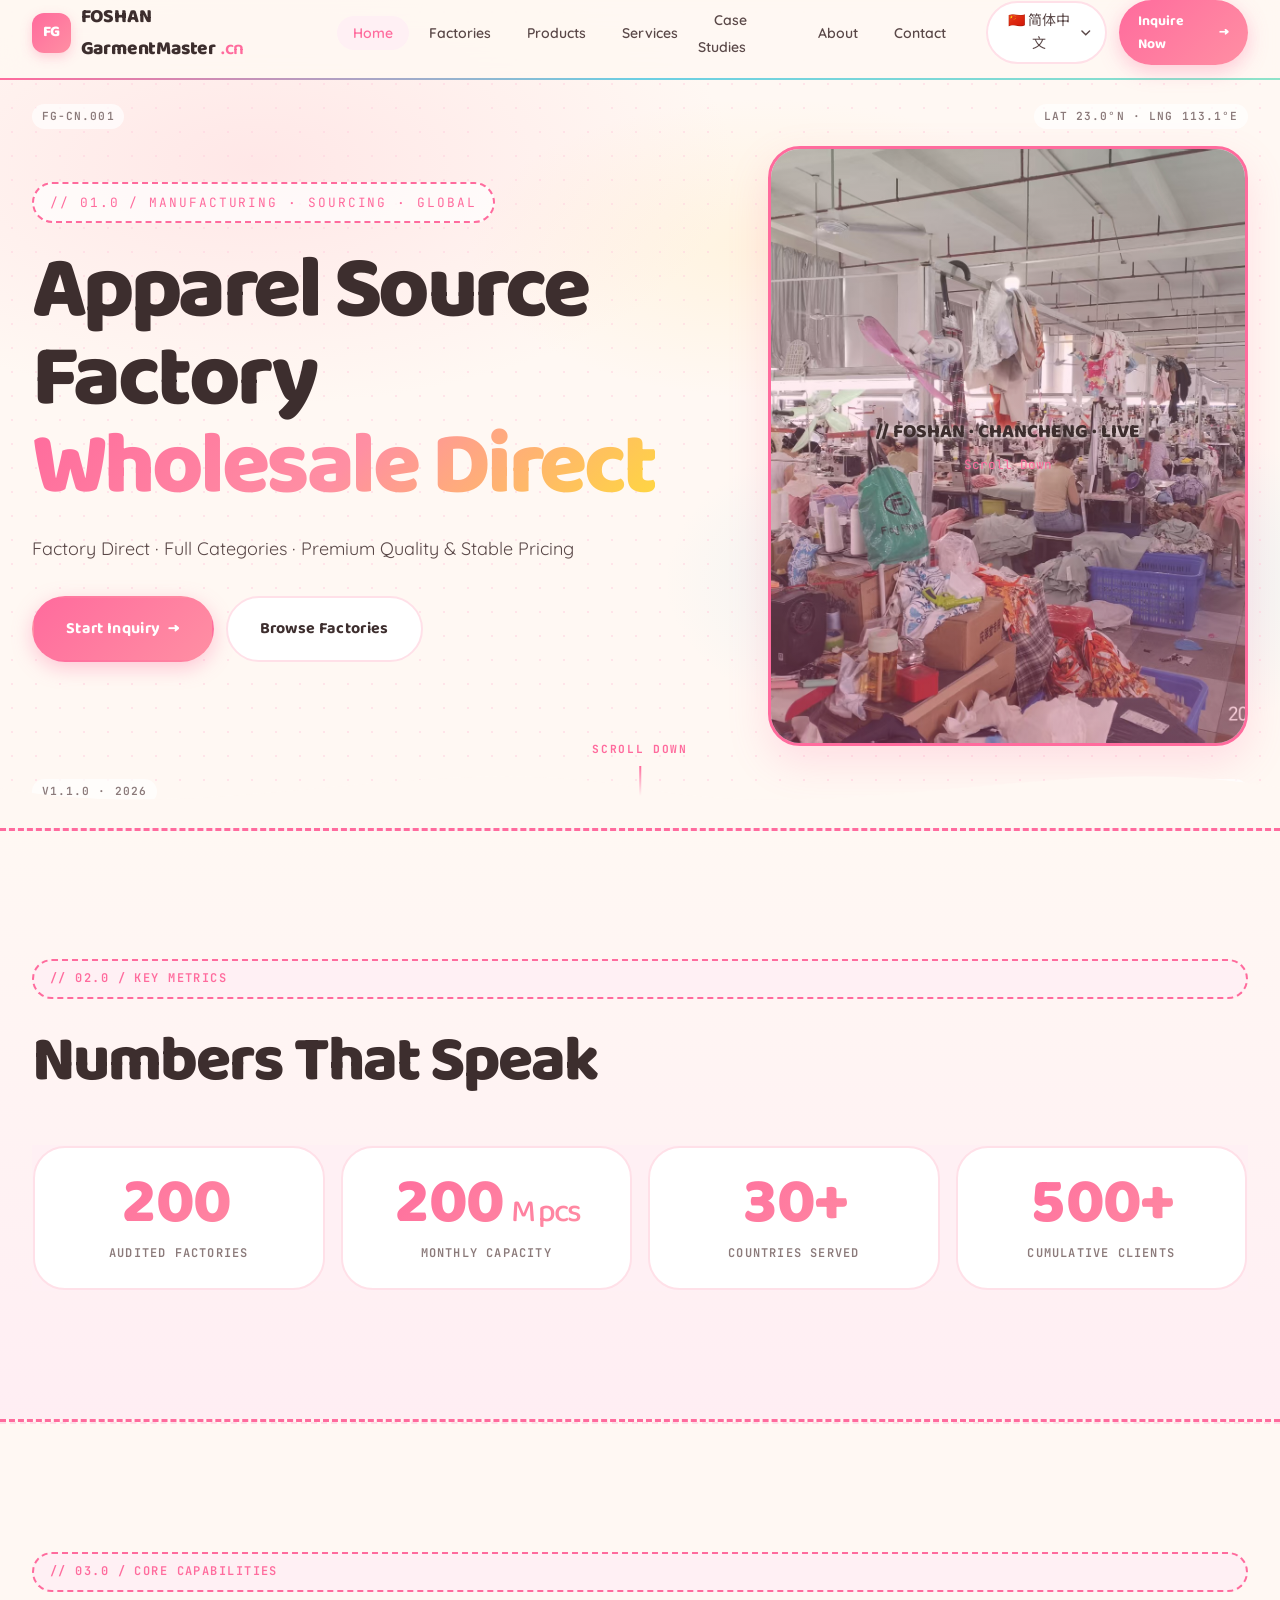
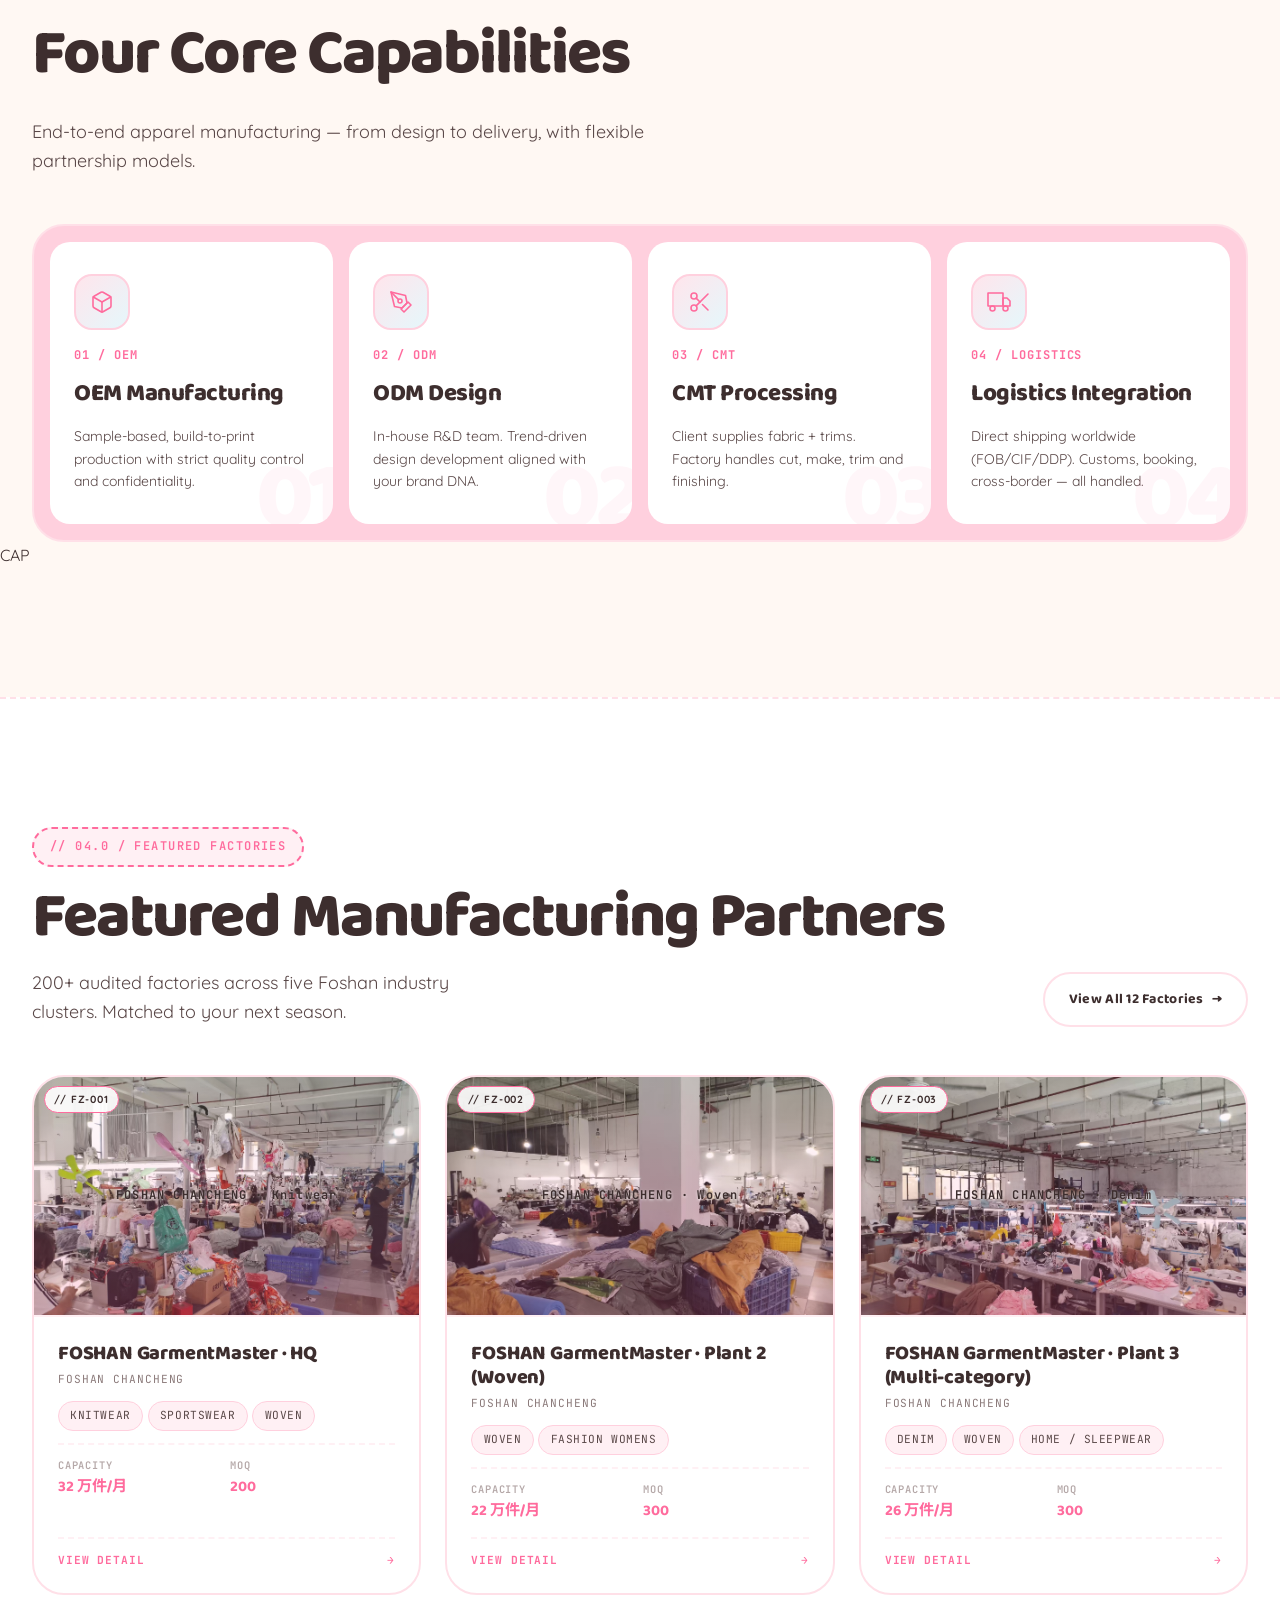
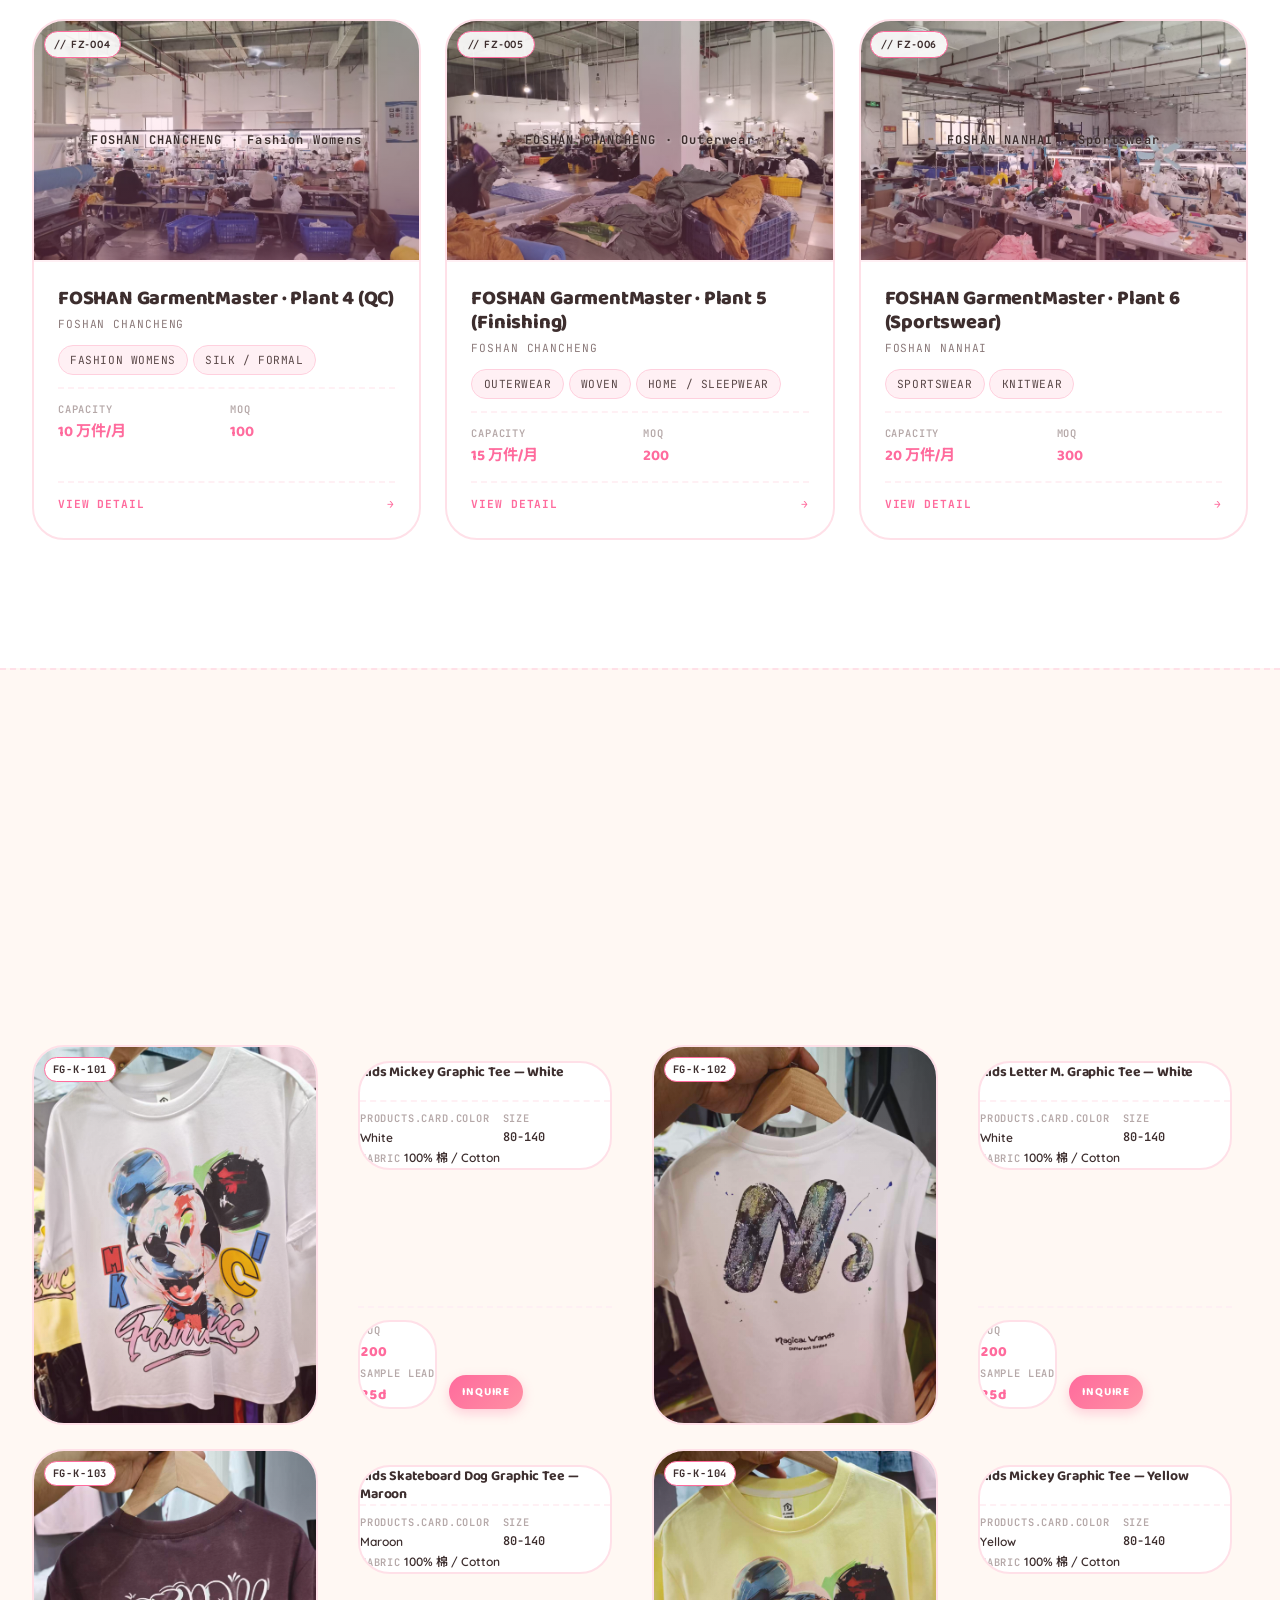
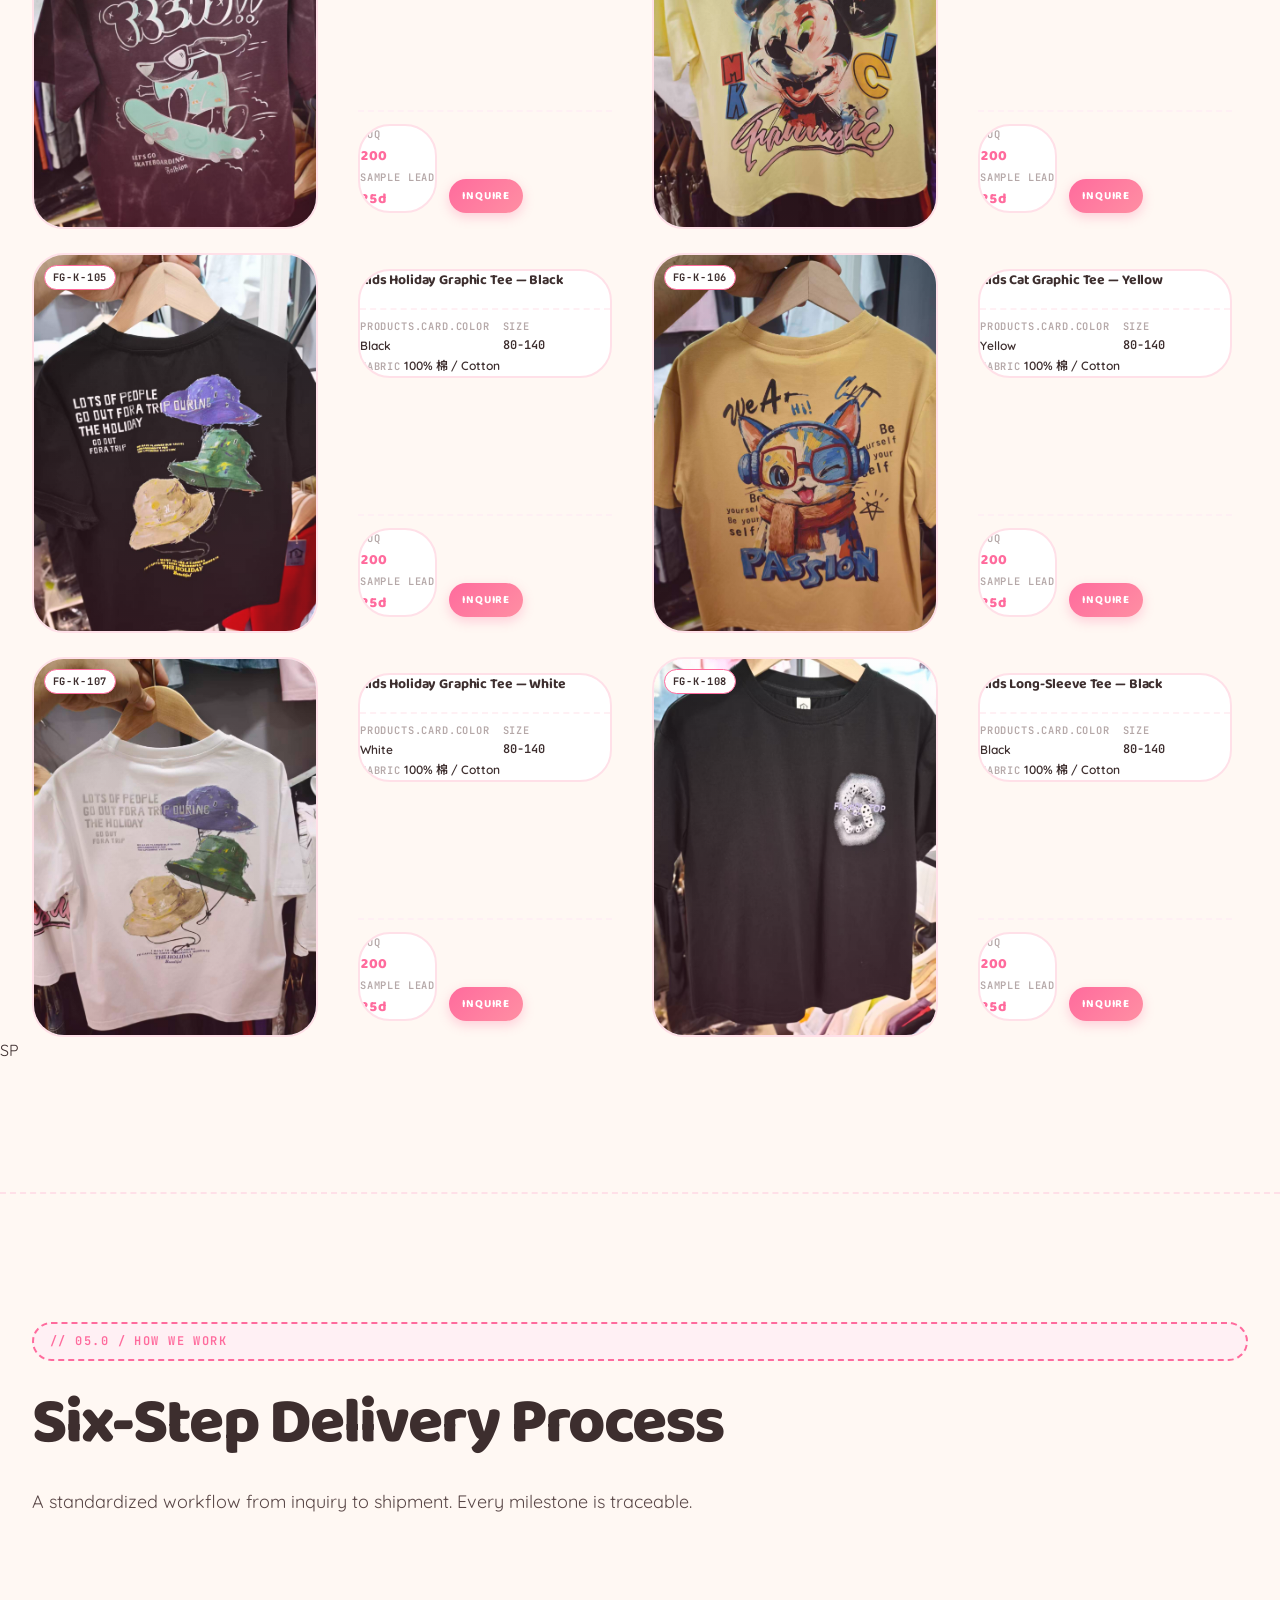
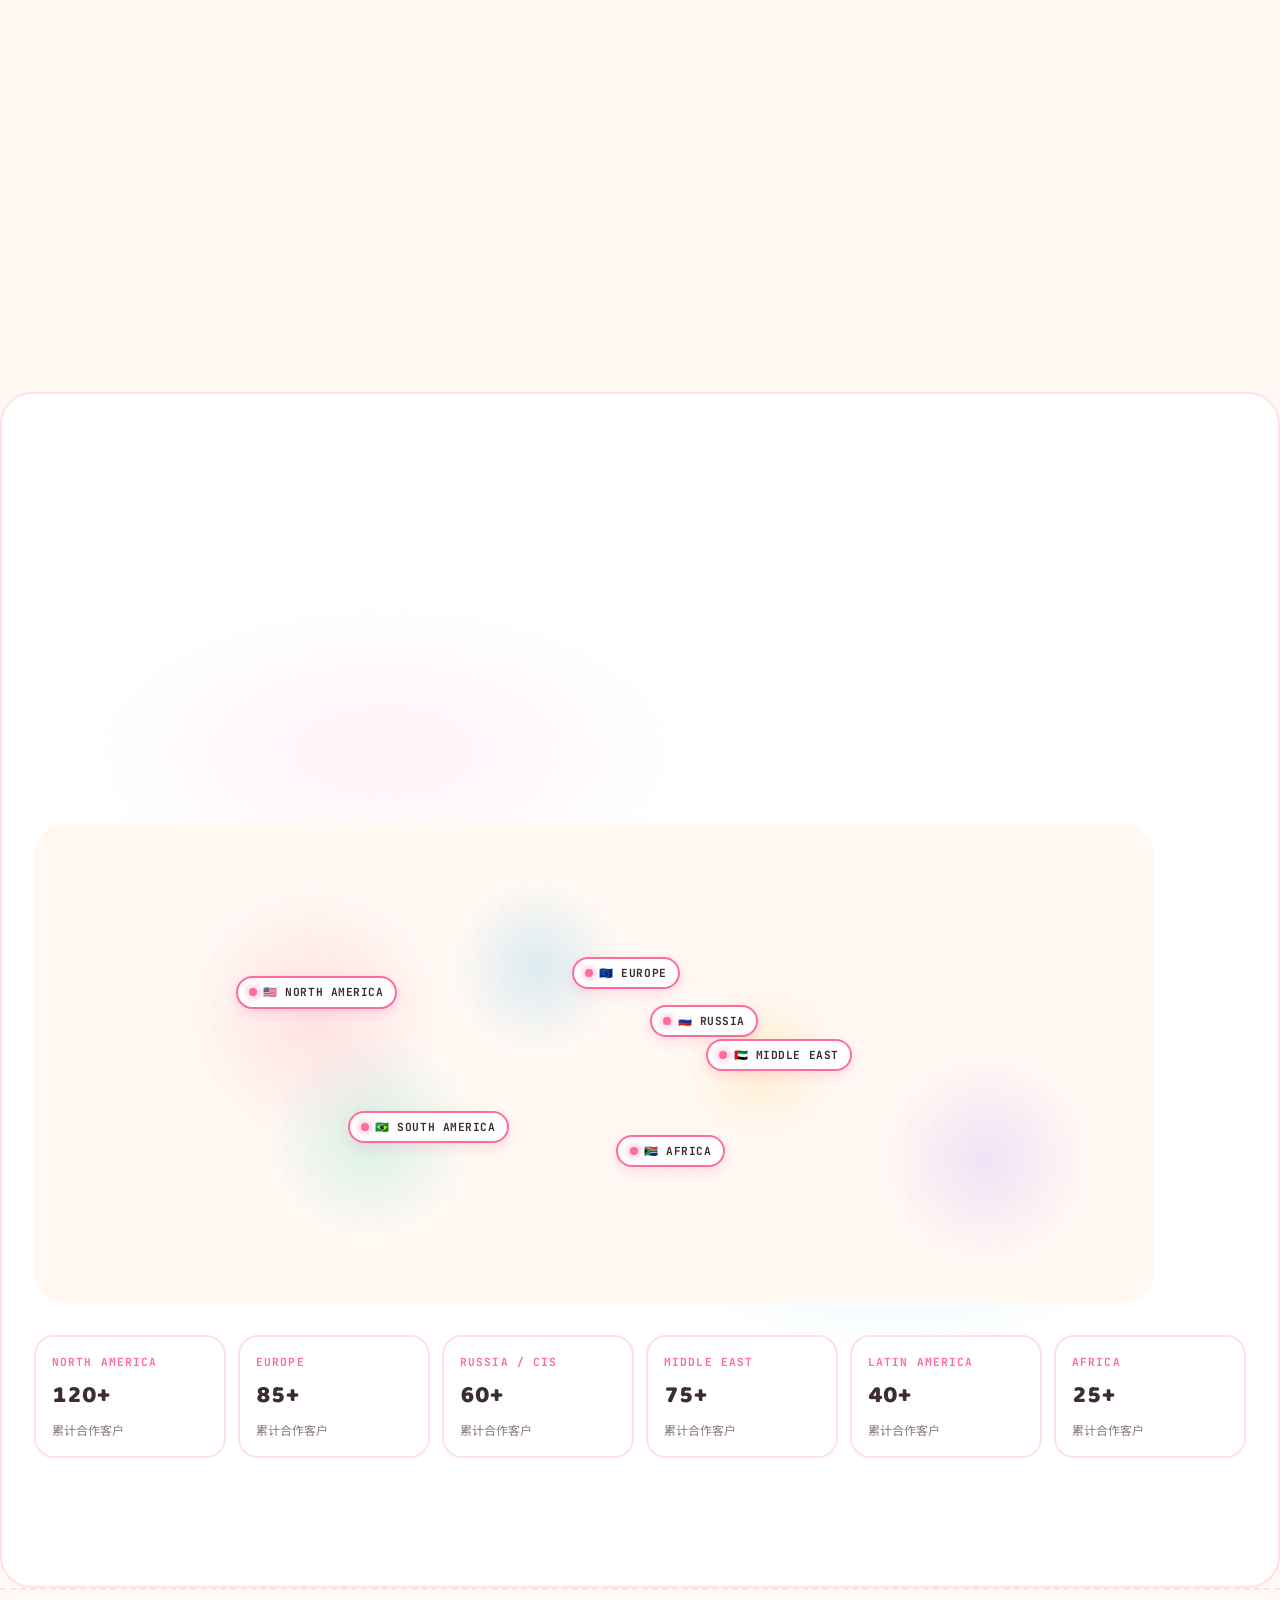
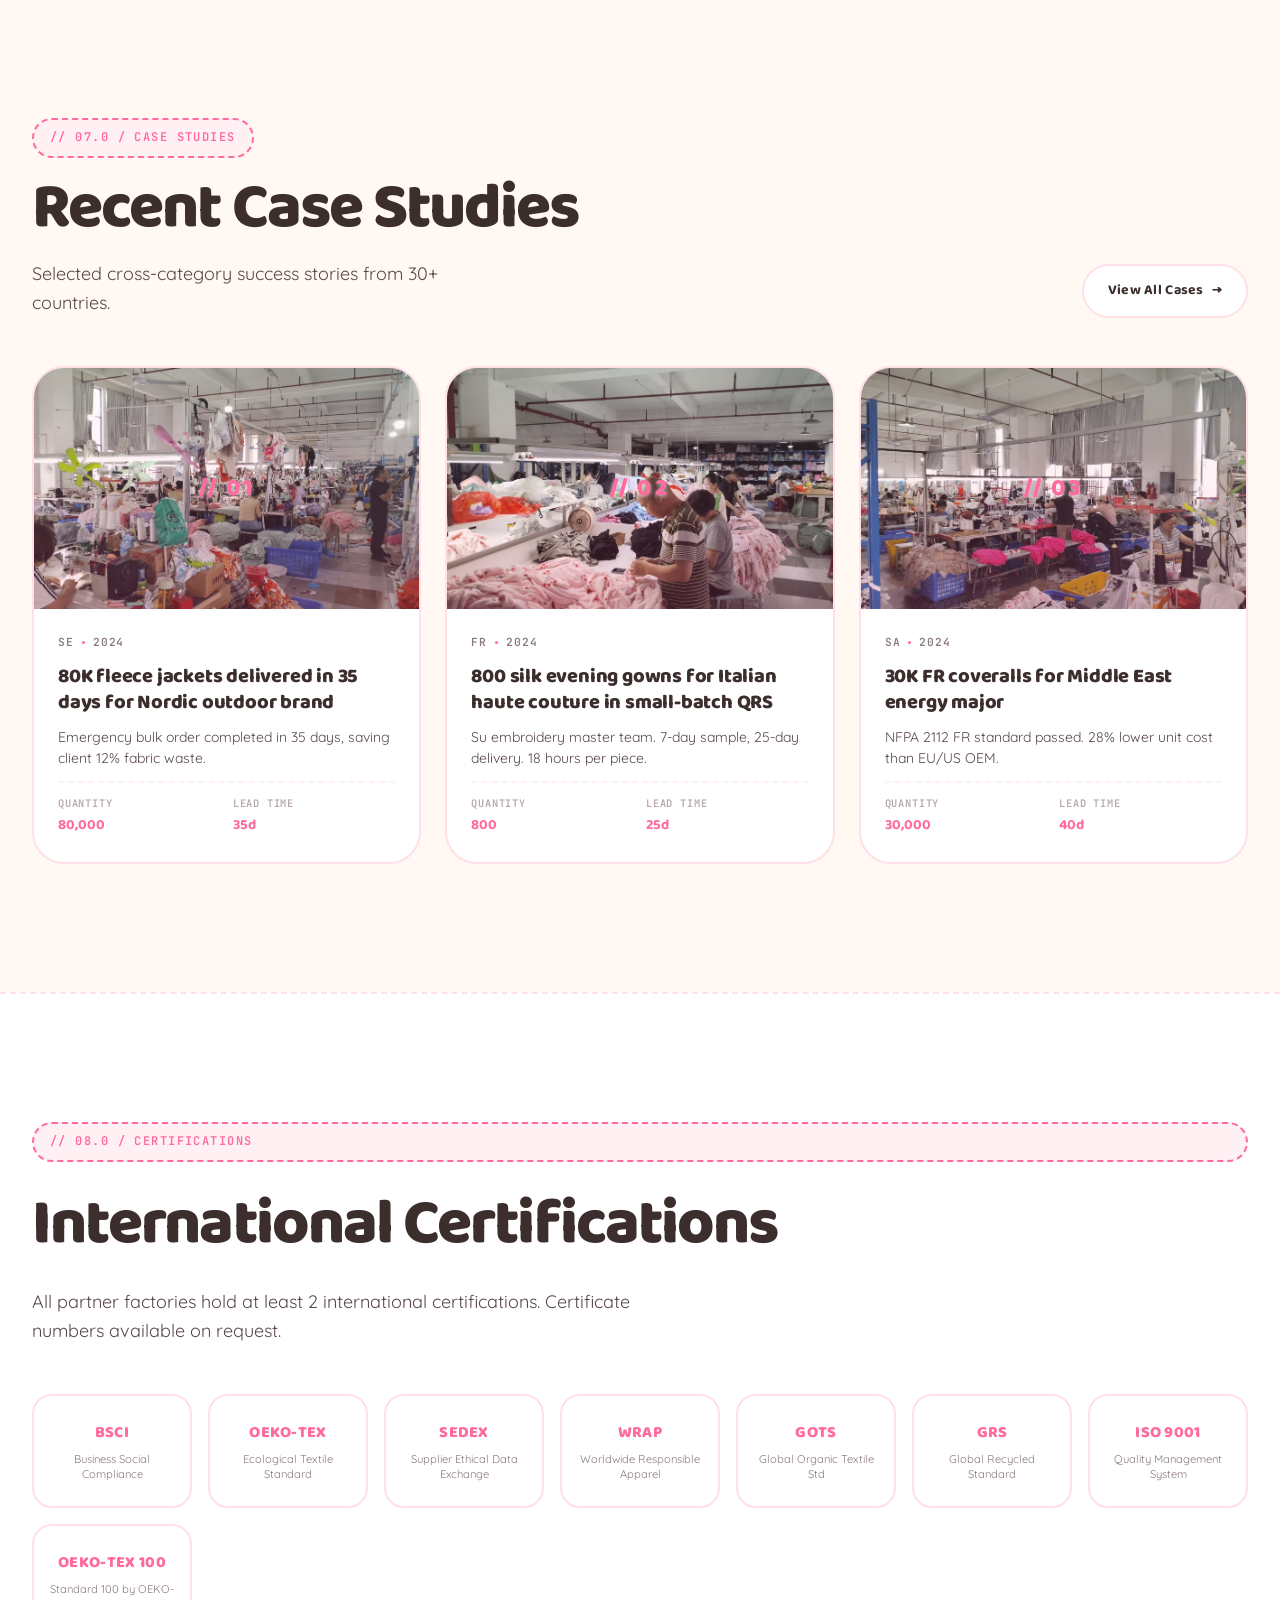
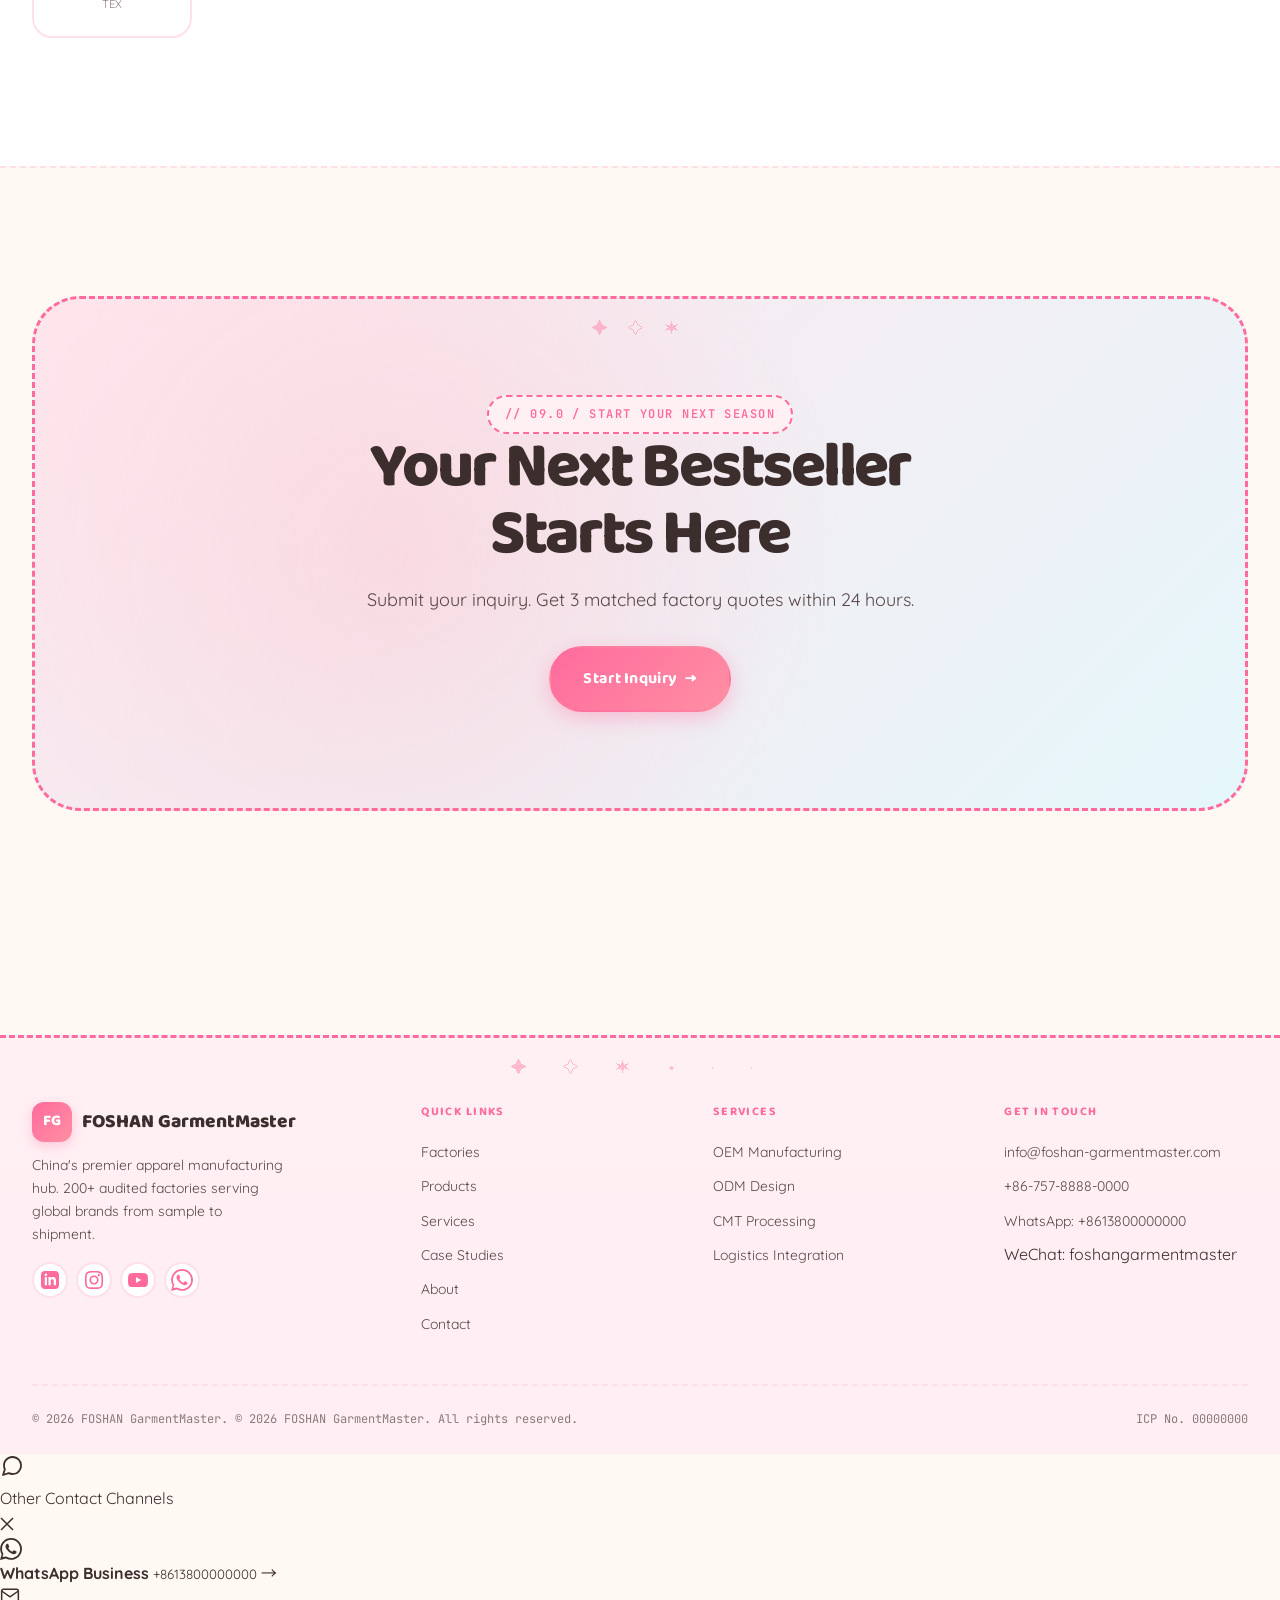
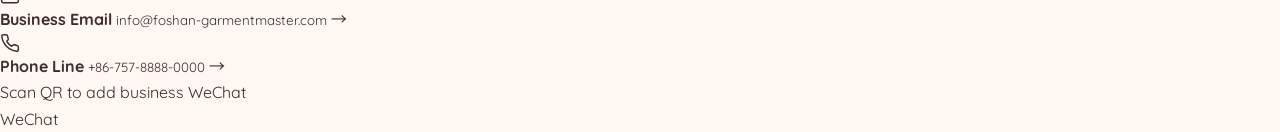
<file: index.html>
<!DOCTYPE html>
<html lang="zh-CN" dir="ltr">
<head>
  <meta charset="UTF-8">
  <meta name="viewport" content="width=device-width, initial-scale=1.0">
  <title data-i18n="site.title" data-i18n-meta="title">服装源头工厂采购批发 — 佛山衣主</title>
  <meta name="description" data-i18n="site.description" data-i18n-meta="description" content="服装源头工厂采购批发 — 佛山衣主 FOSHAN GarmentMaster，6 大自营车间，OEM/ODM/CMT 加工服务。">

  <!-- hreflang -->
  <link rel="alternate" hreflang="zh-CN" href="index.html#lang=zh-CN">
  <link rel="alternate" hreflang="en" href="index.html#lang=en">
  <link rel="alternate" hreflang="es" href="index.html#lang=es">
  <link rel="alternate" hreflang="ru" href="index.html#lang=ru">
  <link rel="alternate" hreflang="ar" href="index.html#lang=ar">
  <link rel="alternate" hreflang="fr" href="index.html#lang=fr">
  <link rel="alternate" hreflang="x-default" href="index.html">

  <!-- Open Graph -->
  <meta property="og:type" content="website">
  <meta property="og:title" content="FOSHAN GarmentMaster — China Apparel Manufacturing Hub">
  <meta property="og:description" content="12 audited Chinese apparel factories, OEM/ODM/CMT services for global brands.">
  <meta property="og:url" content="https://garmentforge.com/">
  <meta property="og:site_name" content="FOSHAN GarmentMaster">

  <link rel="icon" type="image/svg+xml" href="data:image/svg+xml,<svg xmlns='http://www.w3.org/2000/svg' viewBox='0 0 32 32'><rect width='32' height='32' fill='%2300e0a4'/><text x='16' y='22' text-anchor='middle' font-family='monospace' font-weight='900' font-size='14' fill='%230a0e14'>GF</text></svg>">

  <!-- Preconnect to Google Fonts -->
  <link rel="preconnect" href="https://fonts.googleapis.com">
  <link rel="preconnect" href="https://fonts.gstatic.com" crossorigin>
  <link href="https://fonts.googleapis.com/css2?family=Quicksand:wght@400;500;600;700&family=Baloo+2:wght@500;600;700;800&family=JetBrains+Mono:wght@400;500;700&family=Noto+Sans+SC:wght@400;500;700;900&family=Noto+Sans+Arabic:wght@400;500;700;900&display=swap" rel="stylesheet">

  <!-- Stylesheet -->
  <link rel="stylesheet" href="assets/css/base.css">
  <link rel="stylesheet" href="assets/css/layout.css">
  <link rel="stylesheet" href="assets/css/components.css">
  <link rel="stylesheet" href="assets/css/pages.css">
  <link rel="stylesheet" href="assets/css/rtl.css">
</head>
<body data-page="home">

  <div data-site-header-slot></div>

  <main id="main">

    <!-- ===== HERO ===== -->
    <section class="hero" aria-label="Hero">
      <div class="container">
        <div class="split">
          <div class="hero__content">
            <span class="hero__eyebrow" data-i18n="home.hero.eyebrow">// 01.0 / MANUFACTURING · SOURCING · GLOBAL</span>
            <h1 class="hero__title" data-i18n-html="home.hero.title">服装源头工厂<br/><span class='accent'>采购批发</span></h1>
            <p class="hero__subtitle" data-i18n-html="home.hero.subtitle">厂家直供，品类齐全，价优质稳</p>
            <div class="hero__cta">
              <a href="contact.html" class="btn btn--primary btn--lg btn--clip">
                <span data-i18n="home.hero.cta1">立即询盘</span>
                <span class="arrow">→</span>
              </a>
              <a href="factories.html" class="btn btn--ghost btn--lg">
                <span data-i18n="home.hero.cta2">浏览工厂</span>
              </a>
            </div>
          </div>
          <div class="hero__visual" aria-hidden="true">
            <img src="assets/images/hero/workshop-hero.jpg" alt="FOSHAN GarmentMaster Factory Workshop" loading="eager" fetchpriority="high" class="hero__visual-img">
            <div class="hero__visual-overlay"></div>
            <div class="hero__visual-text">
              <strong>// FOSHAN · CHANCHENG · LIVE</strong>
              <span data-i18n="home.hero.scroll">SCROLL DOWN</span>
            </div>
          </div>
        </div>
      </div>
      <div class="hero__scroll" data-i18n="home.hero.scroll">向下滚动</div>
      <div class="hero__corner hero__corner--tl">FG-CN.001</div>
      <div class="hero__corner hero__corner--tr">LAT 23.0°N · LNG 113.1°E</div>
      <div class="hero__corner hero__corner--bl">v1.1.0 · 2026</div>
      <div class="hero__corner hero__corner--br">BUILD 0610</div>
    </section>

    <!-- ===== STATS ===== -->
    <section class="stats-block" aria-label="Key metrics">
      <div class="container">
        <div class="section-head reveal">
          <span class="section-tag" data-i18n="home.stats.eyebrow">// 02.0 / KEY METRICS</span>
          <h2 class="section-title" data-i18n="home.stats.title">数字背后的制造实力</h2>
        </div>
        <div class="stat-row reveal-stagger">
          <div class="stat-cell">
            <div class="stat-cell__num mono">
              <span data-counter-target="200" data-counter-suffix="">0</span>
              <span class="stat-cell__num-suffix" data-i18n="home.stats.factoriesUnit"></span>
            </div>
            <div class="stat-cell__label" data-i18n="home.stats.factories">工厂</div>
          </div>
          <div class="stat-cell">
            <div class="stat-cell__num mono">
              <span data-counter-target="200" data-counter-suffix="">0</span>
              <span class="stat-cell__num-suffix" data-i18n="home.stats.capacityUnit">万件</span>
            </div>
            <div class="stat-cell__label" data-i18n="home.stats.capacity">月产能</div>
          </div>
          <div class="stat-cell">
            <div class="stat-cell__num mono">
              <span data-counter-target="30" data-counter-suffix="+">0</span>
            </div>
            <div class="stat-cell__label" data-i18n="home.stats.countries">服务国家</div>
          </div>
          <div class="stat-cell">
            <div class="stat-cell__num mono">
              <span data-counter-target="500" data-counter-suffix="+">0</span>
            </div>
            <div class="stat-cell__label" data-i18n="home.stats.clients">累计客户</div>
          </div>
        </div>
      </div>
    </section>

    <!-- ===== CAPABILITIES ===== -->
    <section aria-label="Core capabilities">
      <div class="container">
        <div class="section-head reveal">
          <span class="section-tag" data-i18n="home.capabilities.eyebrow">// 03.0 / CORE CAPABILITIES</span>
          <h2 class="section-title" data-i18n="home.capabilities.title">四大核心能力</h2>
          <p class="section-lead" data-i18n="home.capabilities.lead">覆盖从设计到出货的全链路加工服务，按需匹配合作模式。</p>
        </div>
        <div class="cap-grid reveal-stagger" data-cap-grid>
          <div class="cap-cell">
            <div class="cap-cell__icon" data-svg="box"></div>
            <div class="cap-cell__title">01 / OEM</div>
            <div class="cap-cell__name" data-i18n="home.capabilities.items.0.title">OEM 代工</div>
            <div class="cap-cell__desc" data-i18n="home.capabilities.items.0.desc">来样来料加工，按客户图纸/样板 1:1 复制生产，专精度高、保密性强。</div>
            <span class="cap-cell__bg-num">01</span>
          </div>
          <div class="cap-cell">
            <div class="cap-cell__icon" data-svg="pen"></div>
            <div class="cap-cell__title">02 / ODM</div>
            <div class="cap-cell__name" data-i18n="home.capabilities.items.1.title">ODM 设计</div>
            <div class="cap-cell__desc" data-i18n="home.capabilities.items.1.desc">自有设计研发团队，可结合流行趋势为客户开发款式并打样。</div>
            <span class="cap-cell__bg-num">02</span>
          </div>
          <div class="cap-cell">
            <div class="cap-cell__icon" data-svg="scissors"></div>
            <div class="cap-cell__title">03 / CMT</div>
            <div class="cap-cell__name" data-i18n="home.capabilities.items.2.title">CMT 来料</div>
            <div class="cap-cell__desc" data-i18n="home.capabilities.items.2.desc">客户供料 (面料/辅料)，工厂提供裁剪+缝制+后整理加工服务。</div>
            <span class="cap-cell__bg-num">03</span>
          </div>
          <div class="cap-cell">
            <div class="cap-cell__icon" data-svg="truck"></div>
            <div class="cap-cell__title">04 / LOGISTICS</div>
            <div class="cap-cell__name" data-i18n="home.capabilities.items.3.title">物流一体化</div>
            <div class="cap-cell__desc" data-i18n="home.capabilities.items.3.desc">工厂直发全球港口 (FOB/CIF/DDP)，可代为报关、订舱、跨境物流。</div>
            <span class="cap-cell__bg-num">04</span>
          </div>
        </div>
      </div>
      <span class="section-watermark">CAP</span>
    </section>

    <!-- ===== FEATURED FACTORIES ===== -->
    <section class="surface-1" aria-label="Featured factories">
      <div class="container">
        <div class="section-head section-head--row reveal">
          <div>
            <span class="section-tag" data-i18n="home.featuredFactories.eyebrow">// 04.0 / FEATURED FACTORIES</span>
            <h2 class="section-title" data-i18n="home.featuredFactories.title">精选工厂</h2>
            <p class="section-lead" data-i18n="home.featuredFactories.lead">200+ 家分布在六大产业带的认证工厂，专项匹配你的下一季。</p>
          </div>
          <a href="factories.html" class="btn btn--ghost">
            <span data-i18n="home.featuredFactories.viewAll">查看全部 200+ 家</span>
            <span class="arrow">→</span>
          </a>
        </div>
        <div class="grid reveal-stagger" data-featured-factories>
          <!-- 由 JS 注入 -->
          <div class="col-4 col-sm-6"><div class="skeleton ratio-16-10" style="border-radius: 8px;"></div></div>
          <div class="col-4 col-sm-6"><div class="skeleton ratio-16-10" style="border-radius: 8px;"></div></div>
          <div class="col-4 col-sm-6"><div class="skeleton ratio-16-10" style="border-radius: 8px;"></div></div>
        </div>
      </div>
    </section>

    <!-- ===== PRODUCT SHOWCASE ===== -->
    <section aria-label="Product showcase">
      <div class="container">
        <div class="section-head section-head--row reveal">
          <div>
            <span class="section-tag" data-i18n="products.hero.eyebrow">// 10.0 / SAMPLE PRODUCTS</span>
            <h2 class="section-title" data-i18n="products.hero.title">样衣产品图</h2>
            <p class="section-lead" data-i18n="products.hero.subtitle">FOSHAN GarmentMaster 出品的童装系列样衣 — 全部支持 OEM/ODM 来样定制</p>
          </div>
          <a href="contact.html" class="btn btn--ghost">
            <span data-i18n="products.cta.btn">联系定制</span>
            <span class="arrow">→</span>
          </a>
        </div>
        <div class="product-grid reveal-stagger" data-product-grid>
          <!-- 由 JS 注入 -->
        </div>
      </div>
      <span class="section-watermark">SP</span>
    </section>

    <!-- ===== PROCESS ===== -->
    <section aria-label="How we work">
      <div class="container">
        <div class="section-head reveal">
          <span class="section-tag" data-i18n="home.process.eyebrow">// 05.0 / HOW WE WORK</span>
          <h2 class="section-title" data-i18n="home.process.title">六步交付流程</h2>
          <p class="section-lead" data-i18n="home.process.lead">从询盘到出运的标准化流程，关键节点全程可追溯。</p>
        </div>
        <div class="process-list reveal-stagger">
          <div class="process-step">
            <div class="process-step__num">01</div>
            <div class="process-step__title" data-i18n="home.process.steps.0.title">需求沟通</div>
            <div class="process-step__desc" data-i18n="home.process.steps.0.desc">提交询盘 · 品类/数量/交期</div>
          </div>
          <div class="process-step">
            <div class="process-step__num">02</div>
            <div class="process-step__title" data-i18n="home.process.steps.1.title">工厂匹配</div>
            <div class="process-step__desc" data-i18n="home.process.steps.1.desc">24h 推荐 3 家最适工厂</div>
          </div>
          <div class="process-step">
            <div class="process-step__num">03</div>
            <div class="process-step__title" data-i18n="home.process.steps.2.title">样衣确认</div>
            <div class="process-step__desc" data-i18n="home.process.steps.2.desc">7-10 天打样 · 寄样确认</div>
          </div>
          <div class="process-step">
            <div class="process-step__num">04</div>
            <div class="process-step__title" data-i18n="home.process.steps.3.title">报价签约</div>
            <div class="process-step__desc" data-i18n="home.process.steps.3.desc">透明报价 · 签订正式合同</div>
          </div>
          <div class="process-step">
            <div class="process-step__num">05</div>
            <div class="process-step__title" data-i18n="home.process.steps.4.title">大货生产</div>
            <div class="process-step__desc" data-i18n="home.process.steps.4.desc">QC 全程把控 · 进度同步</div>
          </div>
          <div class="process-step">
            <div class="process-step__num">06</div>
            <div class="process-step__title" data-i18n="home.process.steps.5.title">出运交付</div>
            <div class="process-step__desc" data-i18n="home.process.steps.5.desc">物流配送 · 售后跟进</div>
          </div>
        </div>
      </div>
    </section>

    <!-- ===== GLOBAL REACH ===== -->
    <section class="global-block" aria-label="Global reach">
      <div class="container">
        <div class="section-head section-head--center reveal">
          <span class="section-tag" data-i18n="home.global.eyebrow">// 06.0 / GLOBAL REACH</span>
          <h2 class="section-title" data-i18n="home.global.title">服务全球 30+ 国家与地区</h2>
          <p class="section-lead" data-i18n="home.global.lead">从北美到南美，从欧洲到中东，从俄罗斯到非洲，佛山衣主已为全球 30+ 国家与地区提供服装代加工服务。</p>
        </div>
        <div class="global-block__map reveal" aria-hidden="true">
          <div class="global-block__pin" style="top: 32%; left: 18%;">🇺🇸 NORTH AMERICA</div>
          <div class="global-block__pin" style="top: 60%; left: 28%;">🇧🇷 SOUTH AMERICA</div>
          <div class="global-block__pin" style="top: 28%; left: 48%;">🇪🇺 EUROPE</div>
          <div class="global-block__pin" style="top: 38%; left: 55%;">🇷🇺 RUSSIA</div>
          <div class="global-block__pin" style="top: 45%; left: 60%;">🇦🇪 MIDDLE EAST</div>
          <div class="global-block__pin" style="top: 65%; left: 52%;">🇿🇦 AFRICA</div>
        </div>
        <div class="global-block__regions reveal-stagger">
          <div class="global-block__region">
            <div class="global-block__region-name">NORTH AMERICA</div>
            <div class="global-block__region-stat mono">120+</div>
            <div class="global-block__region-label">累计合作客户</div>
          </div>
          <div class="global-block__region">
            <div class="global-block__region-name">EUROPE</div>
            <div class="global-block__region-stat mono">85+</div>
            <div class="global-block__region-label">累计合作客户</div>
          </div>
          <div class="global-block__region">
            <div class="global-block__region-name">RUSSIA / CIS</div>
            <div class="global-block__region-stat mono">60+</div>
            <div class="global-block__region-label">累计合作客户</div>
          </div>
          <div class="global-block__region">
            <div class="global-block__region-name">MIDDLE EAST</div>
            <div class="global-block__region-stat mono">75+</div>
            <div class="global-block__region-label">累计合作客户</div>
          </div>
          <div class="global-block__region">
            <div class="global-block__region-name">LATIN AMERICA</div>
            <div class="global-block__region-stat mono">40+</div>
            <div class="global-block__region-label">累计合作客户</div>
          </div>
          <div class="global-block__region">
            <div class="global-block__region-name">AFRICA</div>
            <div class="global-block__region-stat mono">25+</div>
            <div class="global-block__region-label">累计合作客户</div>
          </div>
        </div>
      </div>
    </section>

    <!-- ===== CASES ===== -->
    <section aria-label="Case studies">
      <div class="container">
        <div class="section-head section-head--row reveal">
          <div>
            <span class="section-tag" data-i18n="home.cases.eyebrow">// 07.0 / CASE STUDIES</span>
            <h2 class="section-title" data-i18n="home.cases.title">近期客户案例</h2>
            <p class="section-lead" data-i18n="home.cases.lead">精选跨品类合作成果，覆盖 30+ 国家的成功故事。</p>
          </div>
          <a href="cases.html" class="btn btn--ghost">
            <span data-i18n="home.cases.viewAll">查看全部案例</span>
            <span class="arrow">→</span>
          </a>
        </div>
        <div class="grid reveal-stagger" data-featured-cases>
          <!-- 由 JS 注入 -->
        </div>
      </div>
    </section>

    <!-- ===== CERTIFICATIONS ===== -->
    <section class="surface-1" aria-label="Certifications">
      <div class="container">
        <div class="section-head reveal">
          <span class="section-tag" data-i18n="home.certifications.eyebrow">// 08.0 / CERTIFICATIONS</span>
          <h2 class="section-title" data-i18n="home.certifications.title">国际认证体系</h2>
          <p class="section-lead" data-i18n="home.certifications.lead">所有工厂均通过至少 2 项国际认证，可按需提供认证证书编号。</p>
        </div>
        <div class="cert-wall reveal-stagger" data-cert-wall>
          <!-- 由 JS 注入 -->
        </div>
      </div>
    </section>

    <!-- ===== CTA ===== -->
    <section aria-label="Call to action">
      <div class="container">
        <div class="cta-block reveal">
          <span class="section-tag" data-i18n="home.cta.eyebrow">// 09.0 / START YOUR NEXT SEASON</span>
          <h2 class="cta-block__title" data-i18n-html="home.cta.title">您的下一季爆款，<br/>从这里开始</h2>
          <p class="cta-block__lead" data-i18n="home.cta.lead">提交询盘，24 小时内获得 3 家匹配工厂的初步报价。</p>
          <a href="contact.html" class="btn btn--primary btn--lg btn--clip">
            <span data-i18n="home.cta.btn">开始询盘</span>
            <span class="arrow">→</span>
          </a>
        </div>
      </div>
    </section>

  </main>

  <div data-site-footer-slot></div>

  <script src="assets/i18n/i18n.js" defer></script>
  <script src="assets/js/counter.js" defer></script>
  <script src="assets/js/main.js" defer></script>
  <script src="assets/js/home.js" defer></script>
</body>
</html>
</file>
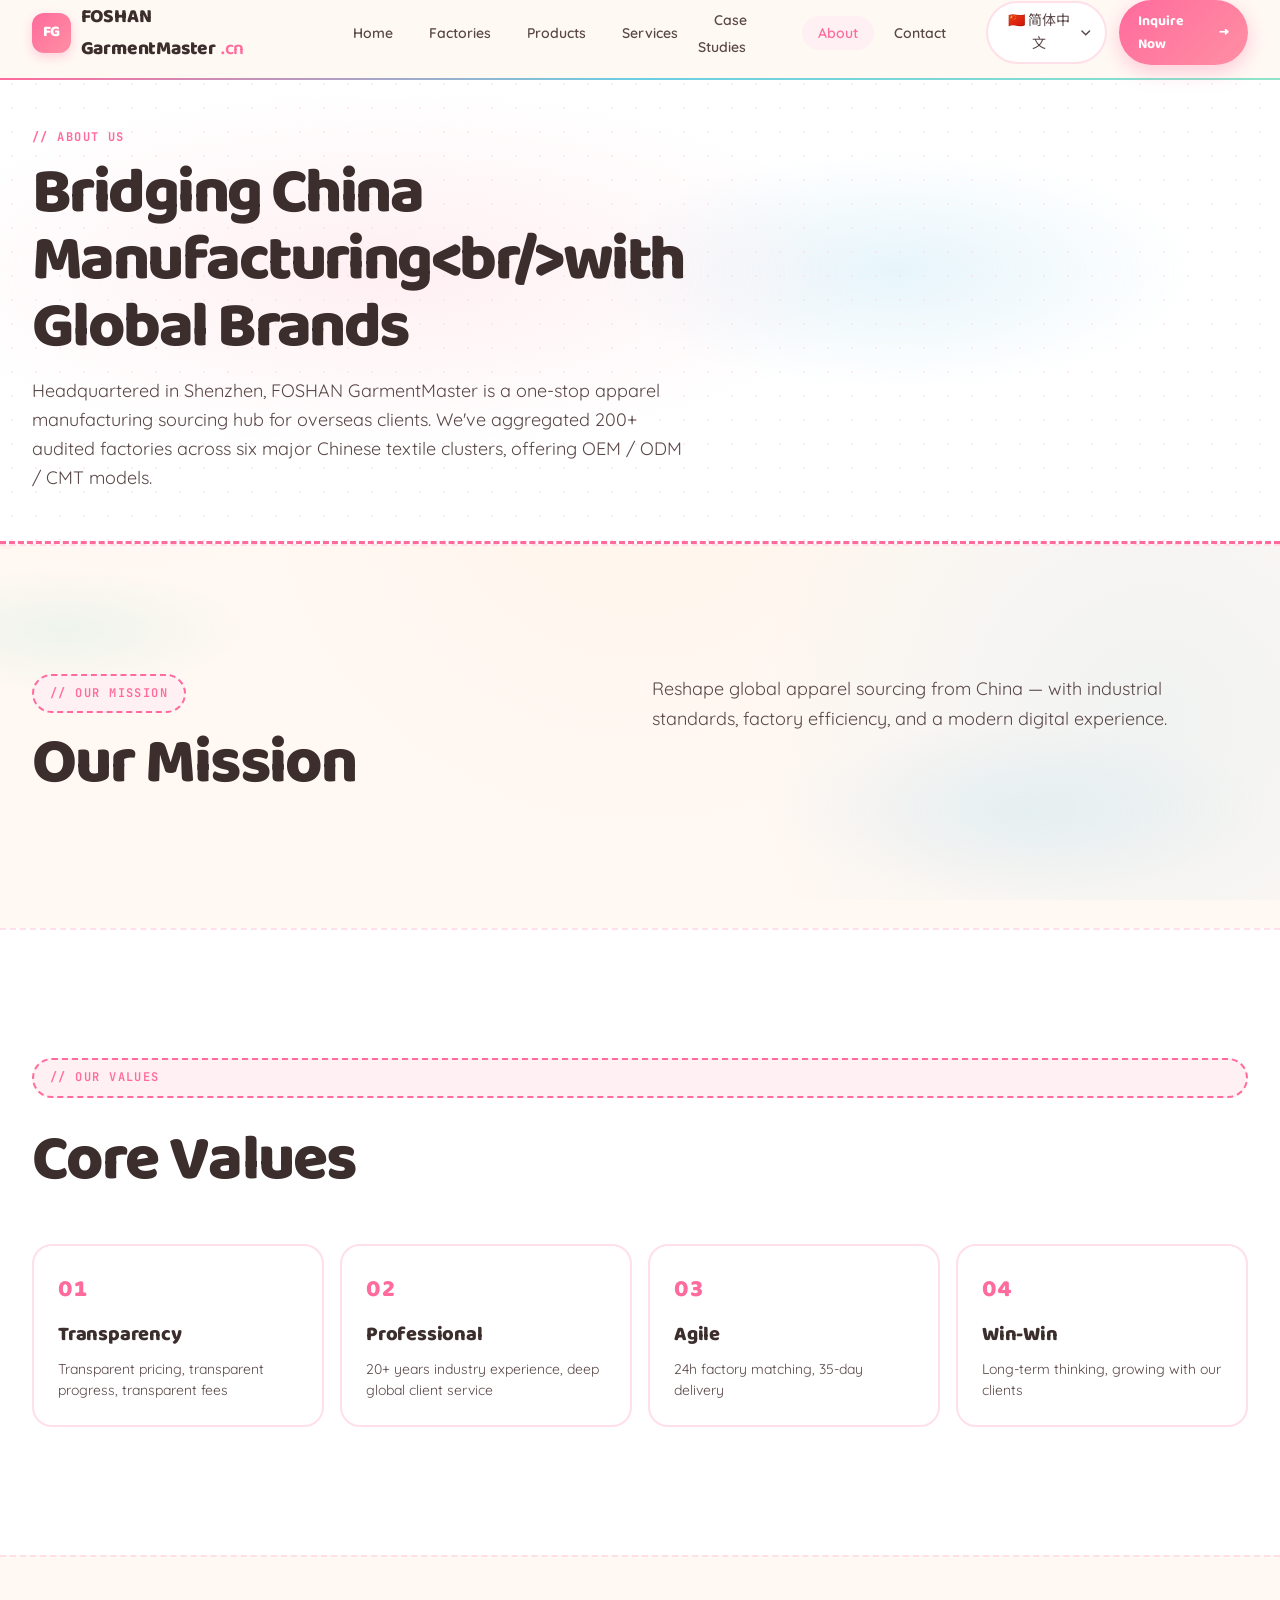
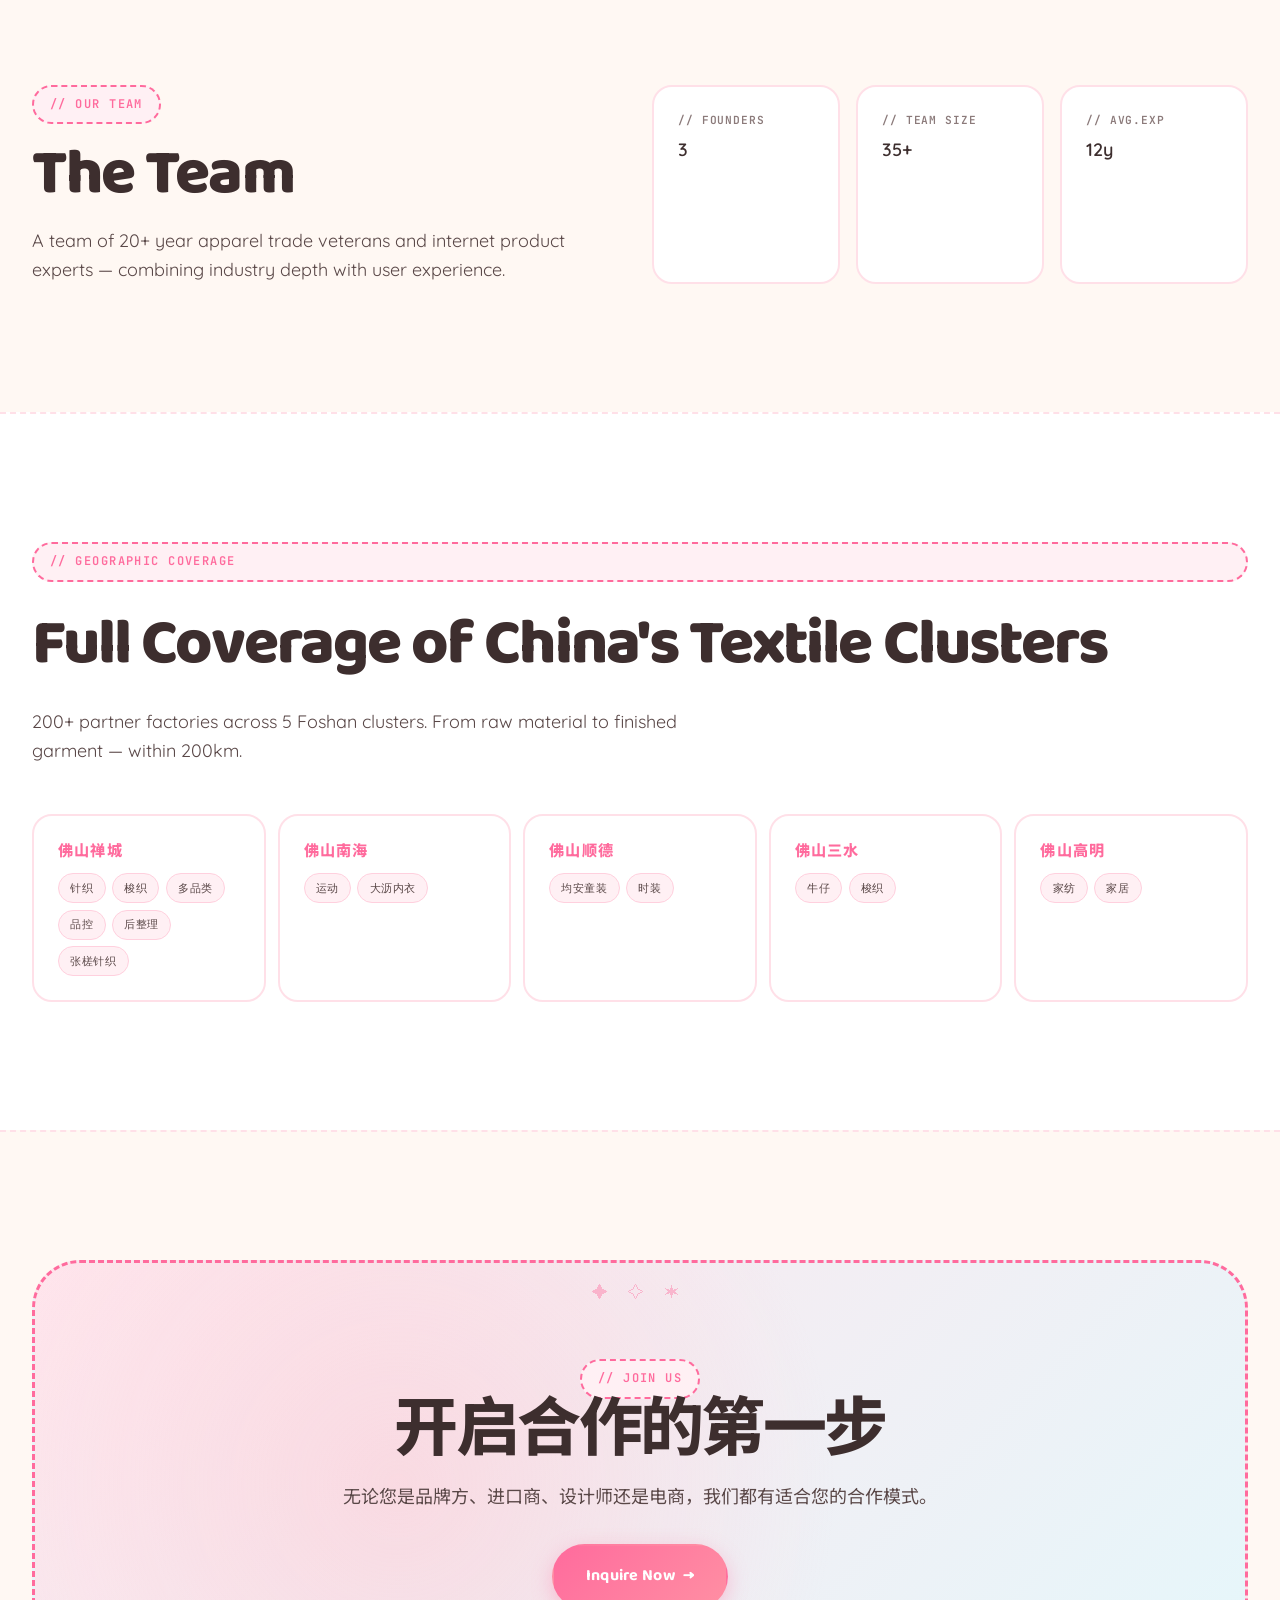
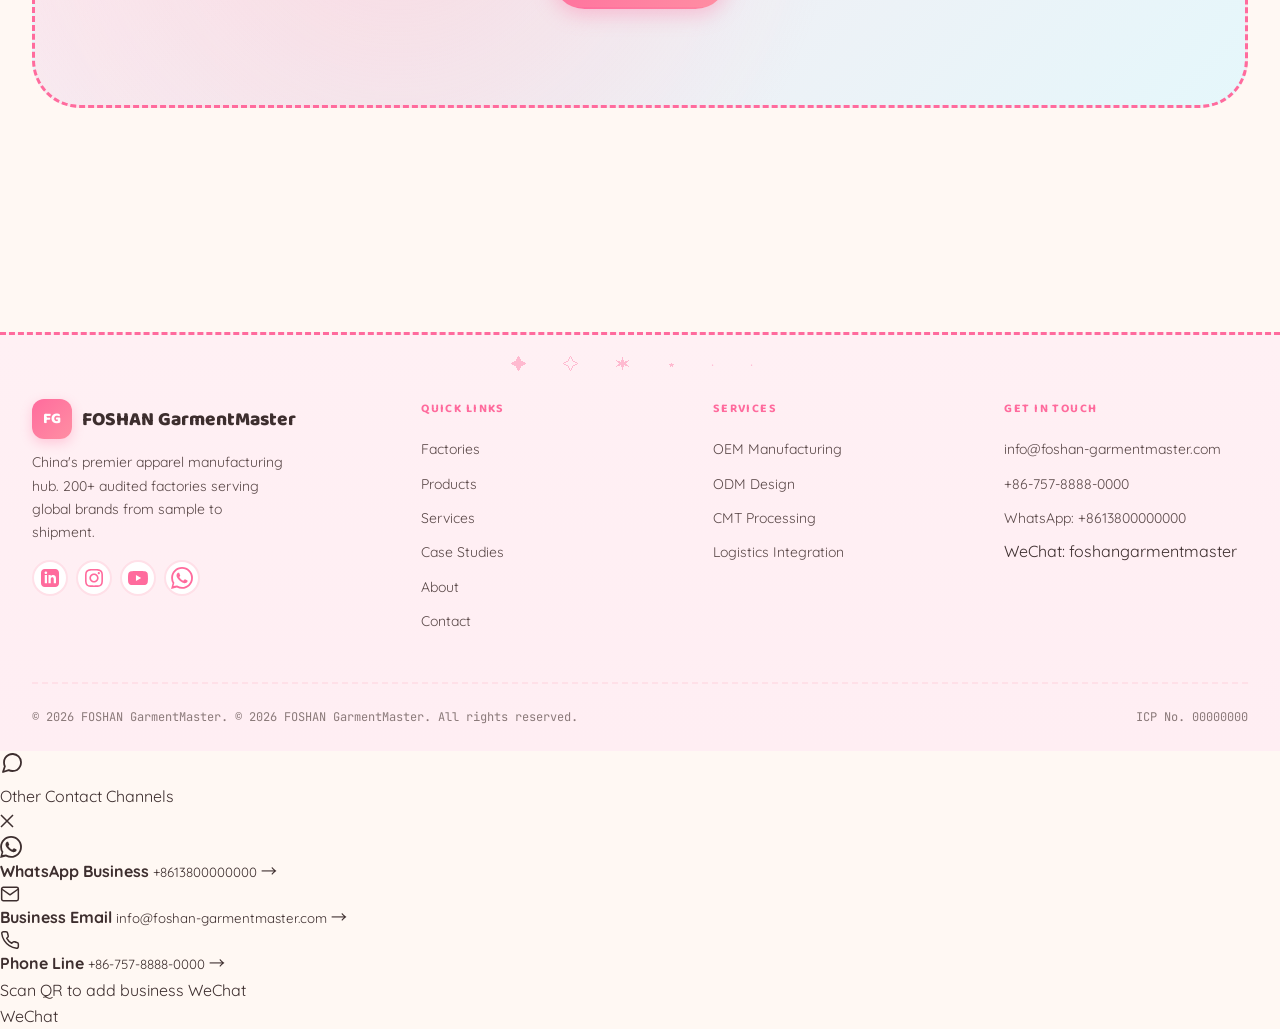
<file: about.html>
<!DOCTYPE html>
<html lang="zh-CN" dir="ltr">
<head>
  <meta charset="UTF-8">
  <meta name="viewport" content="width=device-width, initial-scale=1.0">
  <title data-i18n="about.hero.eyebrow" data-i18n-meta="title">关于我们 — 佛山衣主</title>
  <meta name="description" data-i18n="about.hero.lead" data-i18n-meta="description" content="">

  <link rel="icon" type="image/svg+xml" href="data:image/svg+xml,<svg xmlns='http://www.w3.org/2000/svg' viewBox='0 0 32 32'><rect width='32' height='32' fill='%2300e0a4'/><text x='16' y='22' text-anchor='middle' font-family='monospace' font-weight='900' font-size='14' fill='%230a0e14'>GF</text></svg>">

  <link rel="preconnect" href="https://fonts.googleapis.com">
  <link rel="preconnect" href="https://fonts.gstatic.com" crossorigin>
  <link href="https://fonts.googleapis.com/css2?family=Quicksand:wght@400;500;600;700&family=Baloo+2:wght@500;600;700;800&family=JetBrains+Mono:wght@400;500;700&family=Noto+Sans+SC:wght@400;500;700;900&family=Noto+Sans+Arabic:wght@400;500;700;900&display=swap" rel="stylesheet">

  <link rel="stylesheet" href="assets/css/base.css">
  <link rel="stylesheet" href="assets/css/layout.css">
  <link rel="stylesheet" href="assets/css/components.css">
  <link rel="stylesheet" href="assets/css/pages.css">
  <link rel="stylesheet" href="assets/css/rtl.css">
</head>
<body data-page="about">

  <div data-site-header-slot></div>

  <main id="main">

    <section class="page-hero">
      <div class="container">
        <div class="reveal">
          <div class="page-hero__eyebrow" data-i18n="about.hero.eyebrow">// ABOUT US</div>
          <h1 class="page-hero__title" data-i18n="about.hero.title">连接中国制造与全球品牌</h1>
          <p class="page-hero__subtitle" data-i18n="about.hero.lead">佛山衣主 FOSHAN GarmentMaster 总部位于佛山，是面向海外客户的中国服装代加工集采平台。我们聚合 200+ 家分布在佛山五大产业区的认证工厂，提供 OEM/ODM/CMT 三大合作模式。</p>
        </div>
      </div>
    </section>

    <section>
      <div class="container">
        <div class="grid">
          <div class="col-6 col-sm-12 reveal">
            <span class="section-tag" data-i18n="about.mission.eyebrow">// OUR MISSION</span>
            <h2 class="section-title mt-4" data-i18n="about.mission.title">我们的使命</h2>
          </div>
          <div class="col-6 col-sm-12 reveal">
            <p style="color: var(--color-text-2); font-size: var(--fs-md); line-height: 1.7;" data-i18n="about.mission.lead">用工业级标准、工业化效率、互联网体验，重塑中国服装代加工的全球服务链路。</p>
          </div>
        </div>
      </div>
    </section>

    <section class="surface-1">
      <div class="container">
        <div class="section-head reveal">
          <span class="section-tag" data-i18n="about.values.eyebrow">// OUR VALUES</span>
          <h2 class="section-title" data-i18n="about.values.title">核心价值观</h2>
        </div>
        <div class="advantages-grid reveal-stagger">
          <div class="advantage-item">
            <div class="advantage-item__num mono">01</div>
            <div class="advantage-item__title" data-i18n="about.values.items.0.title">透明</div>
            <div class="advantage-item__desc" data-i18n="about.values.items.0.desc">报价透明、进度透明、收费透明</div>
          </div>
          <div class="advantage-item">
            <div class="advantage-item__num mono">02</div>
            <div class="advantage-item__title" data-i18n="about.values.items.1.title">专业</div>
            <div class="advantage-item__desc" data-i18n="about.values.items.1.desc">20+ 年行业经验，深度服务全球客户</div>
          </div>
          <div class="advantage-item">
            <div class="advantage-item__num mono">03</div>
            <div class="advantage-item__title" data-i18n="about.values.items.2.title">敏捷</div>
            <div class="advantage-item__desc" data-i18n="about.values.items.2.desc">24h 工厂匹配，35 天交付</div>
          </div>
          <div class="advantage-item">
            <div class="advantage-item__num mono">04</div>
            <div class="advantage-item__title" data-i18n="about.values.items.3.title">共赢</div>
            <div class="advantage-item__desc" data-i18n="about.values.items.3.desc">长期主义，与客户共成长</div>
          </div>
        </div>
      </div>
    </section>

    <section>
      <div class="container">
        <div class="grid">
          <div class="col-6 col-sm-12 reveal">
            <span class="section-tag" data-i18n="about.team.eyebrow">// OUR TEAM</span>
            <h2 class="section-title mt-4" data-i18n="about.team.title">专业团队</h2>
            <p class="section-lead mt-4" data-i18n="about.team.lead">由 20+ 年服装外贸老兵 + 互联网产品团队组成，兼具产业纵深与用户体验。</p>
          </div>
          <div class="col-6 col-sm-12 reveal" style="display: grid; grid-template-columns: repeat(3, 1fr); gap: 1rem;">
            <div class="contact-info"><div class="contact-info__label">// FOUNDERS</div><div class="contact-info__value">3</div></div>
            <div class="contact-info"><div class="contact-info__label">// TEAM SIZE</div><div class="contact-info__value">35+</div></div>
            <div class="contact-info"><div class="contact-info__label">// AVG.EXP</div><div class="contact-info__value">12y</div></div>
          </div>
        </div>
      </div>
    </section>

    <section class="surface-1">
      <div class="container">
        <div class="section-head reveal">
          <span class="section-tag" data-i18n="about.geo.eyebrow">// GEOGRAPHIC COVERAGE</span>
          <h2 class="section-title" data-i18n="about.geo.title">佛山五大产业区全覆盖</h2>
          <p class="section-lead" data-i18n="about.geo.lead">200+ 家工厂分布在佛山 5 大产业区，从原料到成衣 200 公里半径内完成。</p>
        </div>
        <div class="cluster-grid reveal-stagger">
          <div class="cluster-card">
            <div class="cluster-card__name">佛山禅城</div>
            <div class="tag-list"><span class="tag">针织</span><span class="tag">梭织</span><span class="tag">多品类</span><span class="tag">品控</span><span class="tag">后整理</span><span class="tag">张槎针织</span></div>
          </div>
          <div class="cluster-card">
            <div class="cluster-card__name">佛山南海</div>
            <div class="tag-list"><span class="tag">运动</span><span class="tag">大沥内衣</span></div>
          </div>
          <div class="cluster-card">
            <div class="cluster-card__name">佛山顺德</div>
            <div class="tag-list"><span class="tag">均安童装</span><span class="tag">时装</span></div>
          </div>
          <div class="cluster-card">
            <div class="cluster-card__name">佛山三水</div>
            <div class="tag-list"><span class="tag">牛仔</span><span class="tag">梭织</span></div>
          </div>
          <div class="cluster-card">
            <div class="cluster-card__name">佛山高明</div>
            <div class="tag-list"><span class="tag">家纺</span><span class="tag">家居</span></div>
          </div>
        </div>
      </div>
    </section>

    <section>
      <div class="container">
        <div class="cta-block reveal">
          <span class="section-tag">// JOIN US</span>
          <h2 class="cta-block__title">开启合作的第一步</h2>
          <p class="cta-block__lead">无论您是品牌方、进口商、设计师还是电商，我们都有适合您的合作模式。</p>
          <a href="contact.html" class="btn btn--primary btn--lg btn--clip">
            <span data-i18n="common.inquireNow">立即询盘</span>
            <span class="arrow">→</span>
          </a>
        </div>
      </div>
    </section>

  </main>

  <div data-site-footer-slot></div>

  <script src="assets/i18n/i18n.js" defer></script>
  <script src="assets/js/main.js" defer></script>
</body>
</html>
</file>
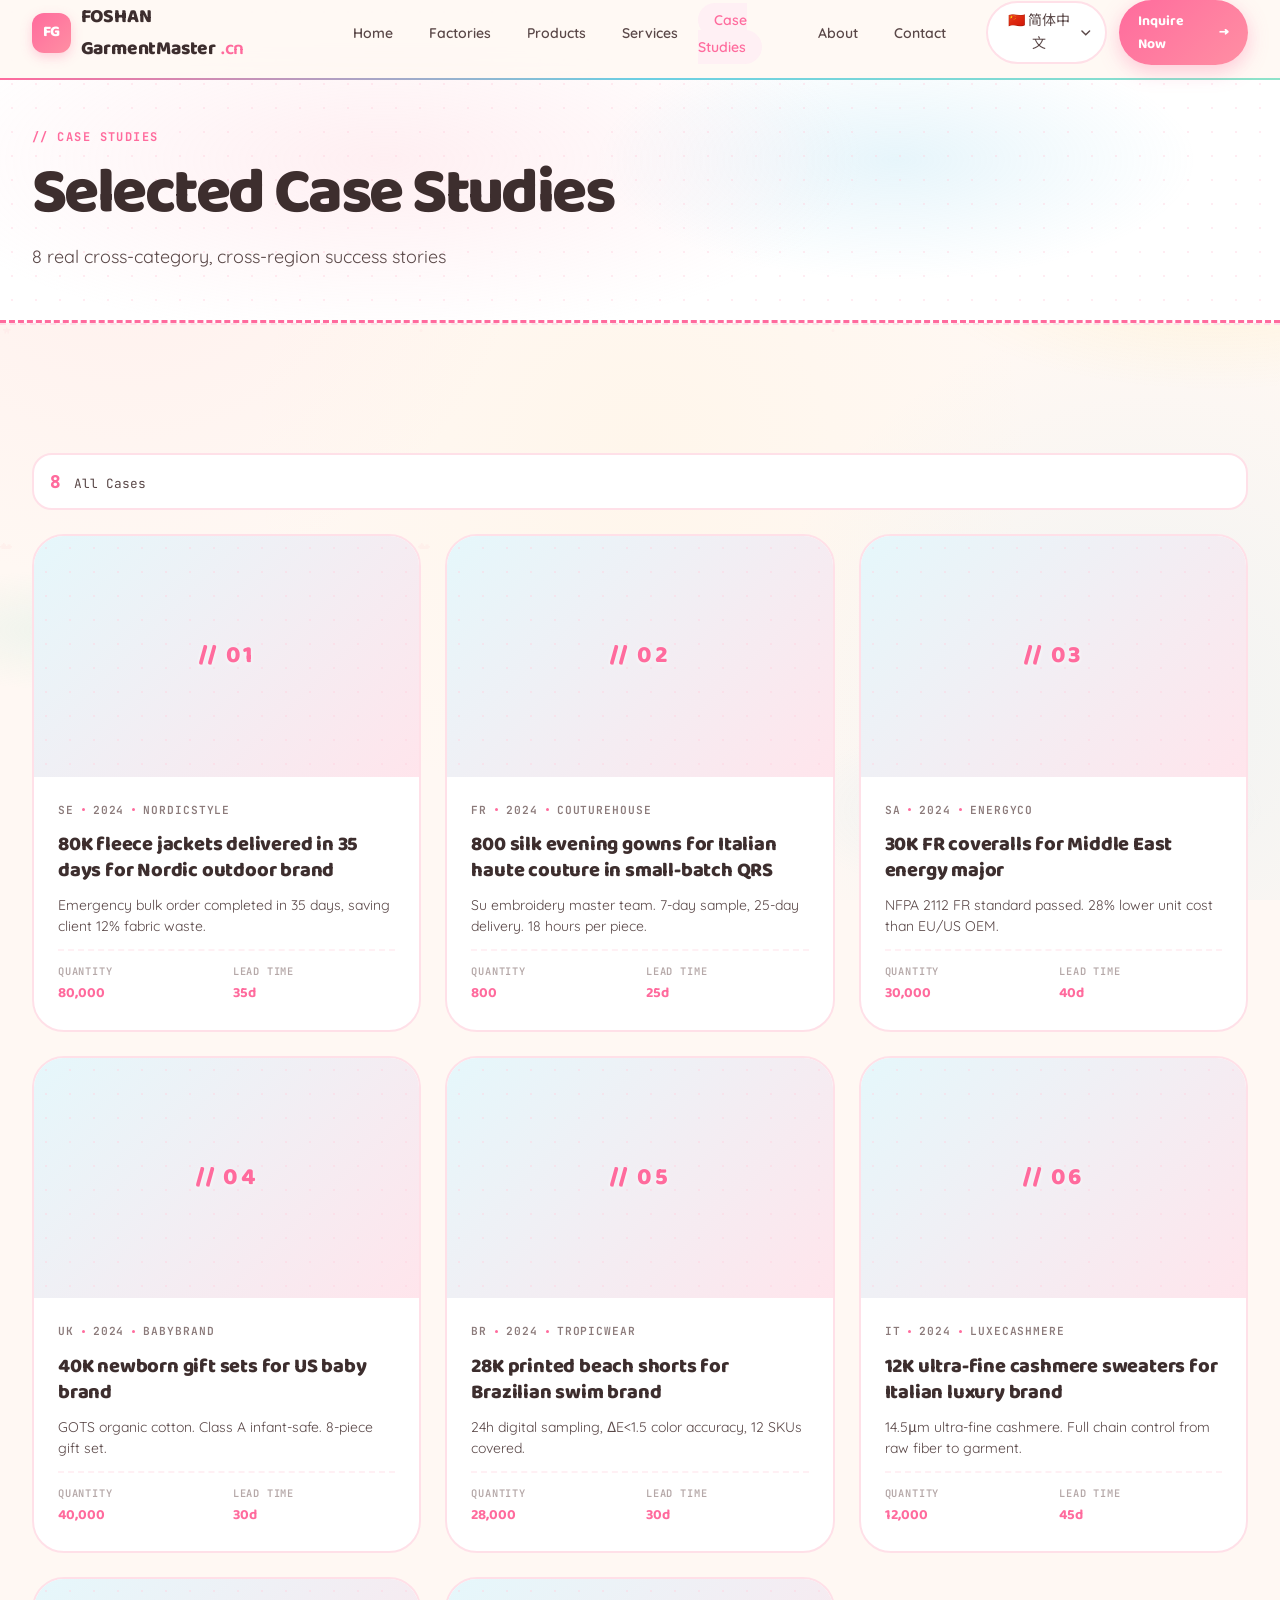
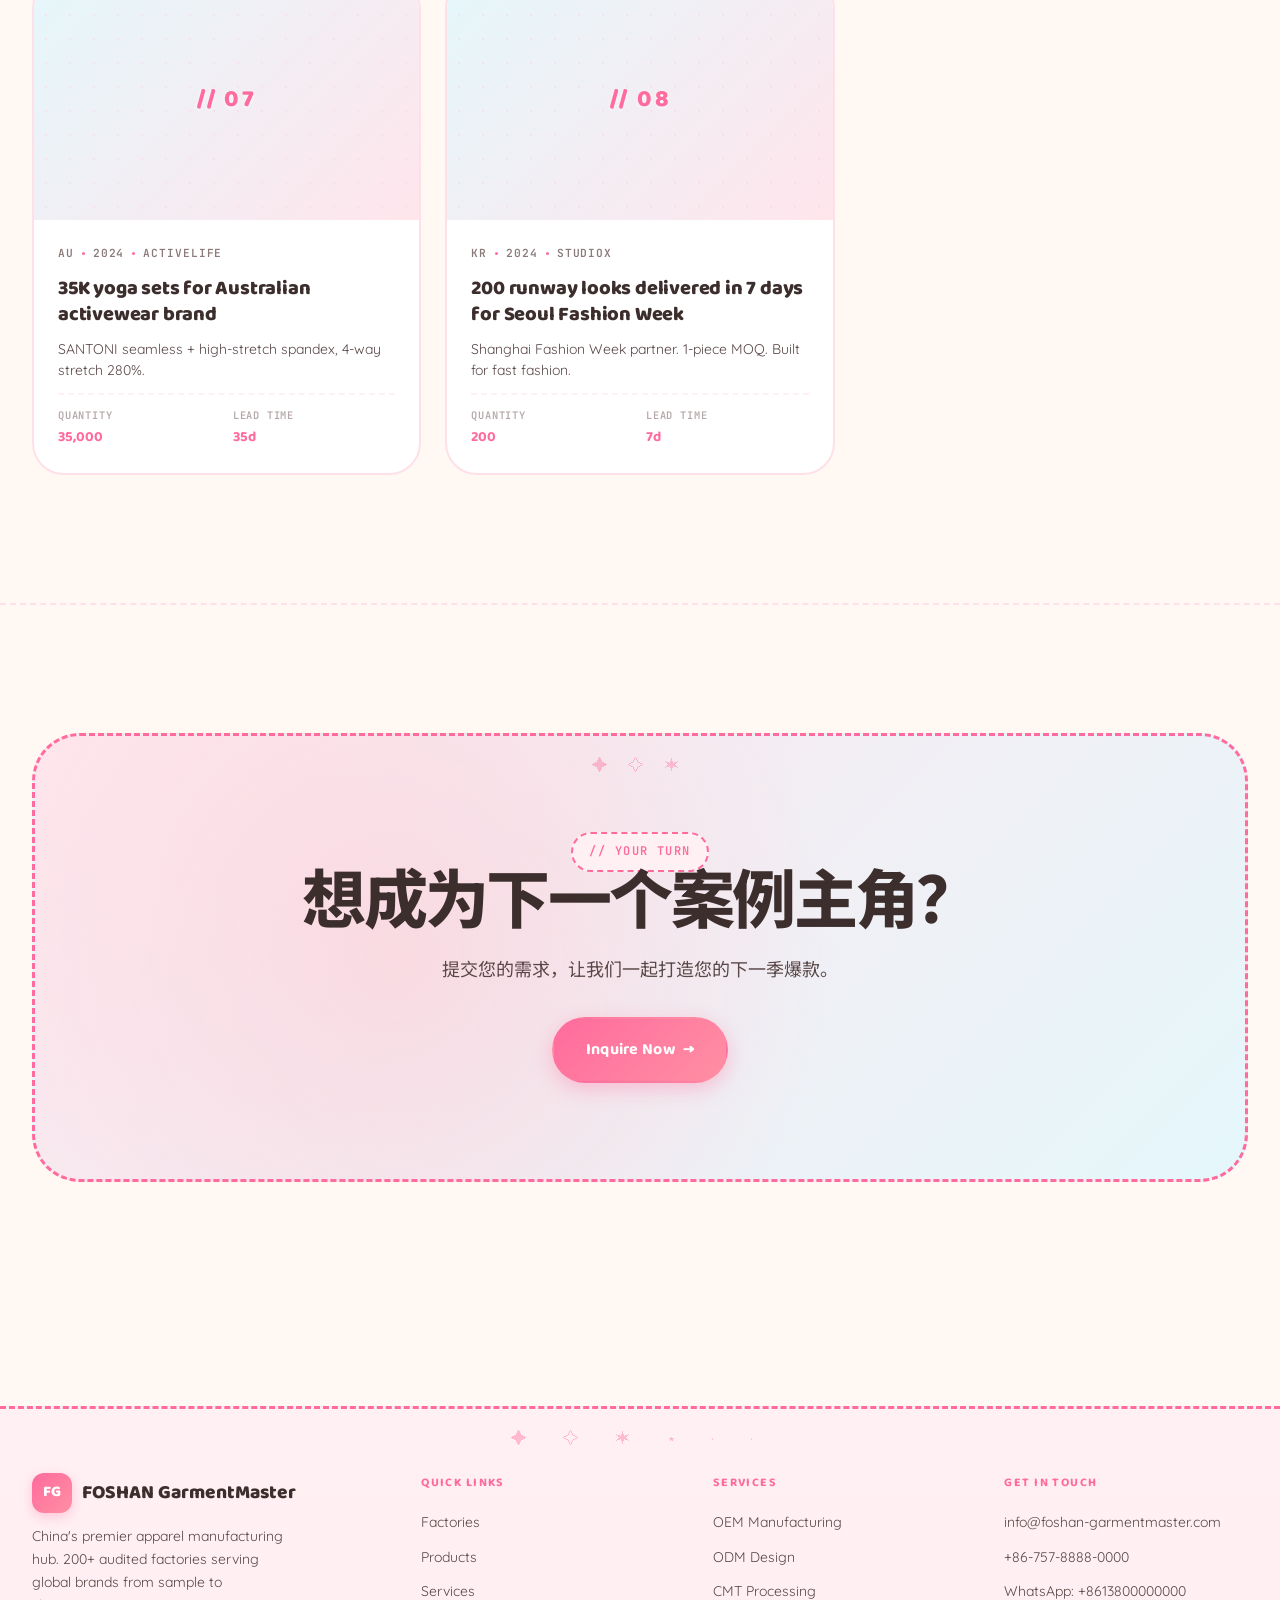
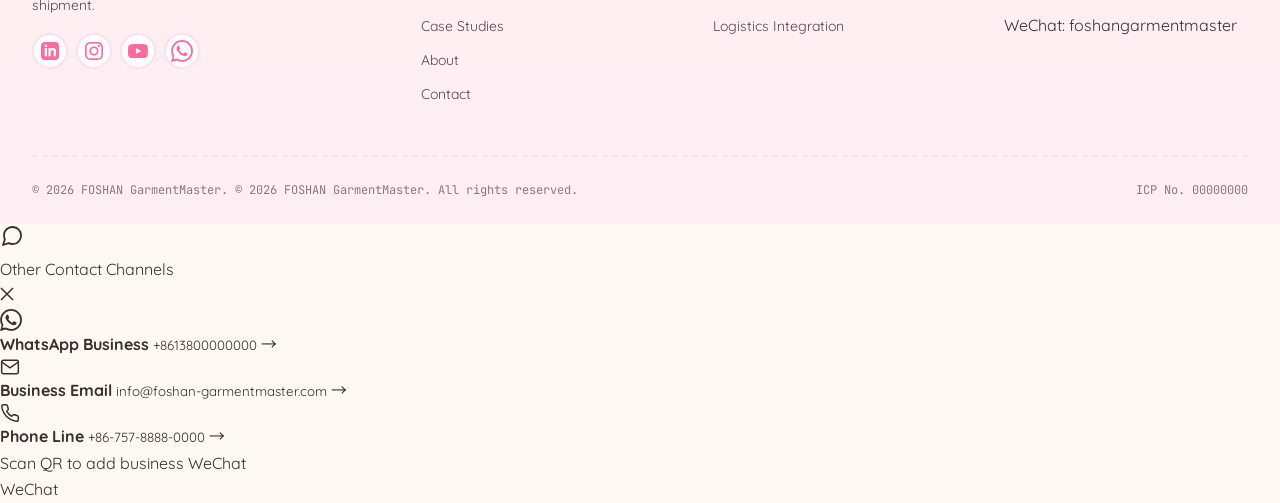
<file: cases.html>
<!DOCTYPE html>
<html lang="zh-CN" dir="ltr">
<head>
  <meta charset="UTF-8">
  <meta name="viewport" content="width=device-width, initial-scale=1.0">
  <title data-i18n="cases.hero.title" data-i18n-meta="title">客户案例 — 佛山衣主</title>
  <meta name="description" data-i18n="cases.hero.subtitle" data-i18n-meta="description" content="">

  <link rel="icon" type="image/svg+xml" href="data:image/svg+xml,<svg xmlns='http://www.w3.org/2000/svg' viewBox='0 0 32 32'><rect width='32' height='32' fill='%2300e0a4'/><text x='16' y='22' text-anchor='middle' font-family='monospace' font-weight='900' font-size='14' fill='%230a0e14'>GF</text></svg>">

  <link rel="preconnect" href="https://fonts.googleapis.com">
  <link rel="preconnect" href="https://fonts.gstatic.com" crossorigin>
  <link href="https://fonts.googleapis.com/css2?family=Quicksand:wght@400;500;600;700&family=Baloo+2:wght@500;600;700;800&family=JetBrains+Mono:wght@400;500;700&family=Noto+Sans+SC:wght@400;500;700;900&family=Noto+Sans+Arabic:wght@400;500;700;900&display=swap" rel="stylesheet">

  <link rel="stylesheet" href="assets/css/base.css">
  <link rel="stylesheet" href="assets/css/layout.css">
  <link rel="stylesheet" href="assets/css/components.css">
  <link rel="stylesheet" href="assets/css/pages.css">
  <link rel="stylesheet" href="assets/css/rtl.css">
</head>
<body data-page="cases">

  <div data-site-header-slot></div>

  <main id="main">

    <section class="page-hero">
      <div class="container">
        <div class="reveal">
          <div class="page-hero__eyebrow" data-i18n="cases.hero.eyebrow">// CASE STUDIES</div>
          <h1 class="page-hero__title" data-i18n="cases.hero.title">客户合作案例</h1>
          <p class="page-hero__subtitle" data-i18n="cases.hero.subtitle">精选 8 个跨品类、跨区域的真实合作案例</p>
        </div>
      </div>
    </section>

    <section>
      <div class="container">
        <div class="factory-result-bar">
          <div class="factory-result-bar__count">
            <strong data-cases-count>8</strong>
            <span data-i18n="cases.filter.all">全部案例</span>
          </div>
        </div>
        <div class="grid reveal-stagger" data-cases-grid>
          <!-- 由 JS 注入 -->
        </div>
      </div>
    </section>

    <section>
      <div class="container">
        <div class="cta-block reveal">
          <span class="section-tag">// YOUR TURN</span>
          <h2 class="cta-block__title">想成为下一个案例主角？</h2>
          <p class="cta-block__lead">提交您的需求，让我们一起打造您的下一季爆款。</p>
          <a href="contact.html" class="btn btn--primary btn--lg btn--clip">
            <span data-i18n="common.inquireNow">立即询盘</span>
            <span class="arrow">→</span>
          </a>
        </div>
      </div>
    </section>

  </main>

  <div data-site-footer-slot></div>

  <script src="assets/i18n/i18n.js" defer></script>
  <script src="assets/js/main.js" defer></script>
  <script>
    (async function () {
      function getLang() { return (window.i18n && window.i18n.getLanguage()) || 'zh-CN'; }
      function pick(obj) {
        if (!obj) return '';
        if (typeof obj === 'string') return obj;
        const l = getLang();
        if (obj[l] !== undefined) return obj[l];
        const b = l.split('-')[0];
        if (obj[b] !== undefined) return obj[b];
        if (obj.en !== undefined) return obj.en;
        return Object.values(obj)[0] || '';
      }
      function format(n) { return Number(n).toLocaleString('en-US'); }

      async function load() {
        const res = await fetch('assets/data/cases.json');
        const data = await res.json();
        const grid = document.querySelector('[data-cases-grid]');
        const countEl = document.querySelector('[data-cases-count]');

        grid.innerHTML = data.cases.map((c, i) => `
<article class="case-card col-4 col-sm-6" id="${c.id}">
  <div class="case-card__media">
    <span class="case-card__media-num">// ${String(i + 1).padStart(2, '0')}</span>
  </div>
  <div class="case-card__body">
    <div class="case-card__meta">
      <span>${c.country}</span>
      <span class="case-card__meta-dot"></span>
      <span>${c.year}</span>
      <span class="case-card__meta-dot"></span>
      <span>${c.brand}</span>
    </div>
    <div class="case-card__title">${pick(c.title)}</div>
    <div class="case-card__summary">${pick(c.summary)}</div>
    <div class="case-card__stats">
      <div class="case-card__stat">
        <span class="case-card__stat-label">${window.i18n ? window.i18n.t('cases.labels.quantity') : 'Qty'}</span>
        <span class="case-card__stat-value">${format(c.quantity)}</span>
      </div>
      <div class="case-card__stat">
        <span class="case-card__stat-label">${window.i18n ? window.i18n.t('cases.labels.leadTime') : 'Lead'}</span>
        <span class="case-card__stat-value">${c.leadTime}d</span>
      </div>
    </div>
  </div>
</article>`).join('');

        countEl.textContent = data.cases.length;
        document.dispatchEvent(new CustomEvent('i18n:applied', { detail: { lang: getLang() }}));
      }
      load();
    })();
  </script>
</body>
</html>
</file>
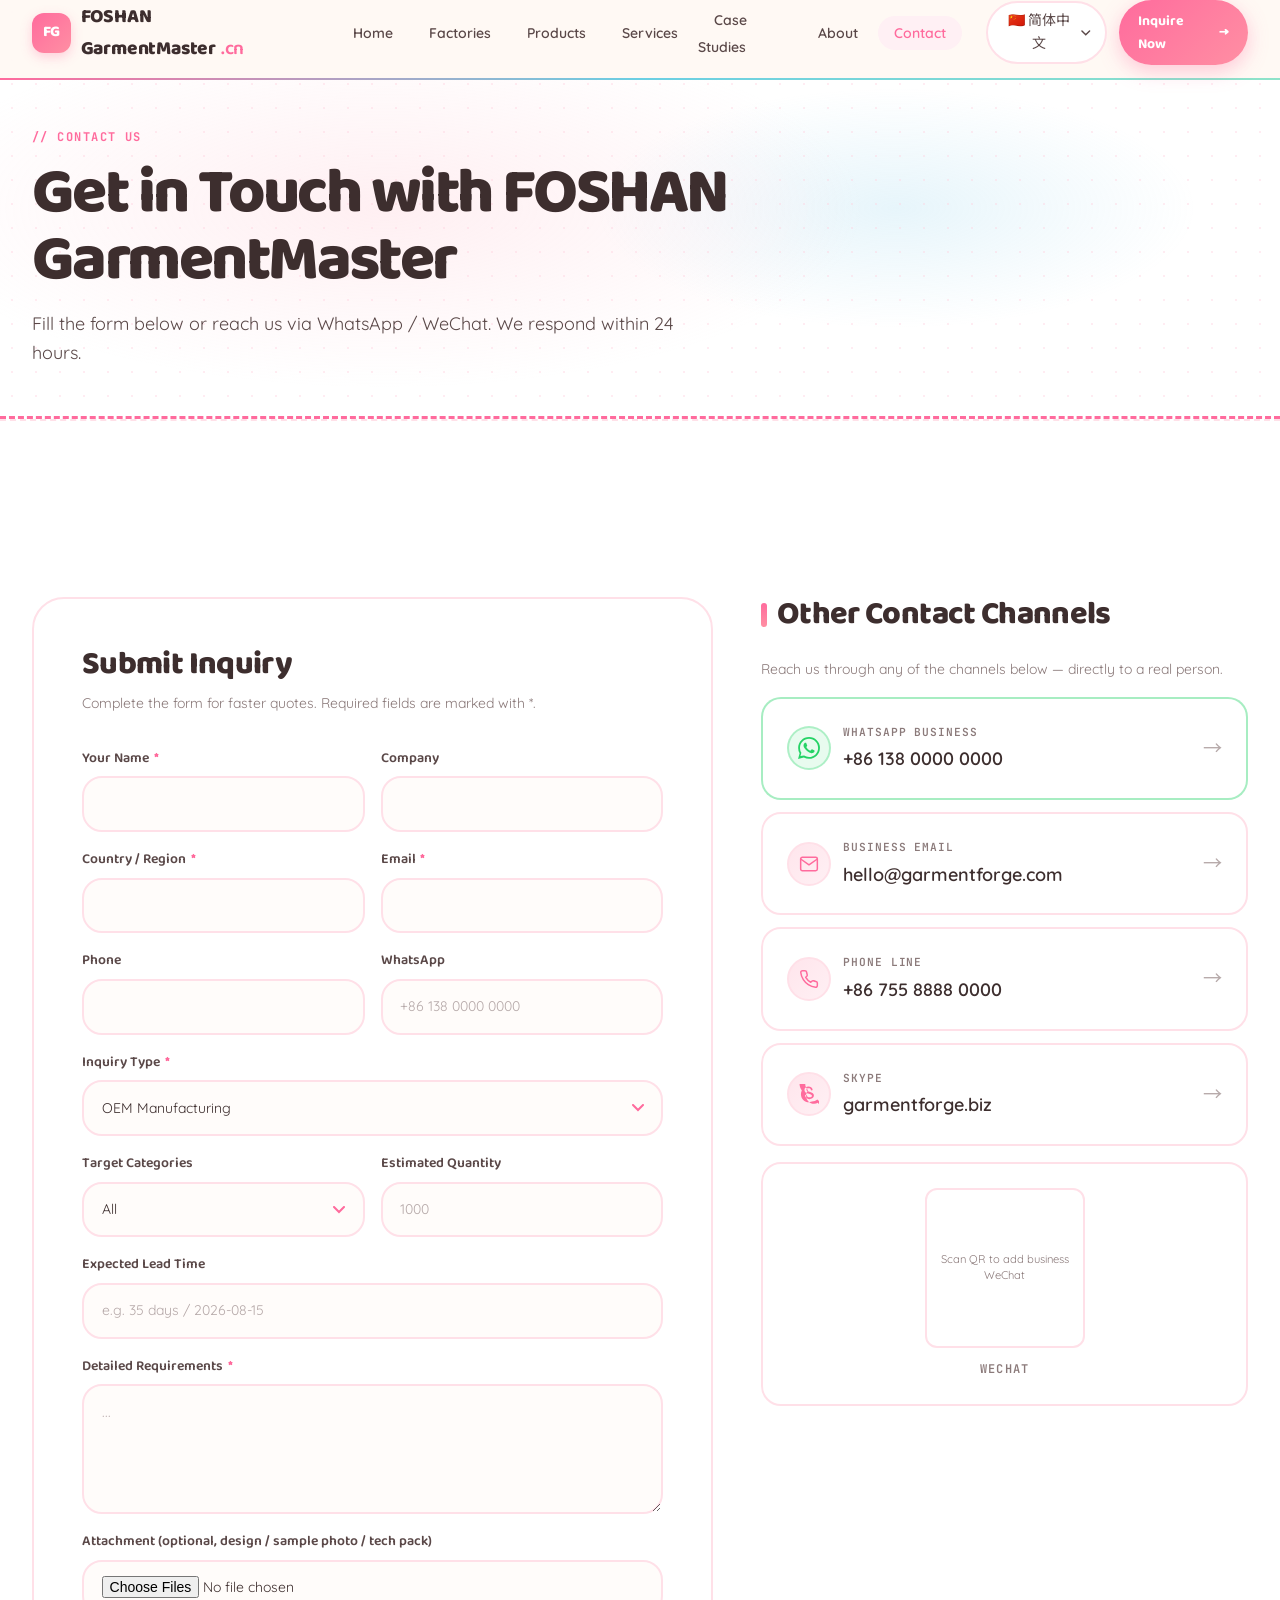
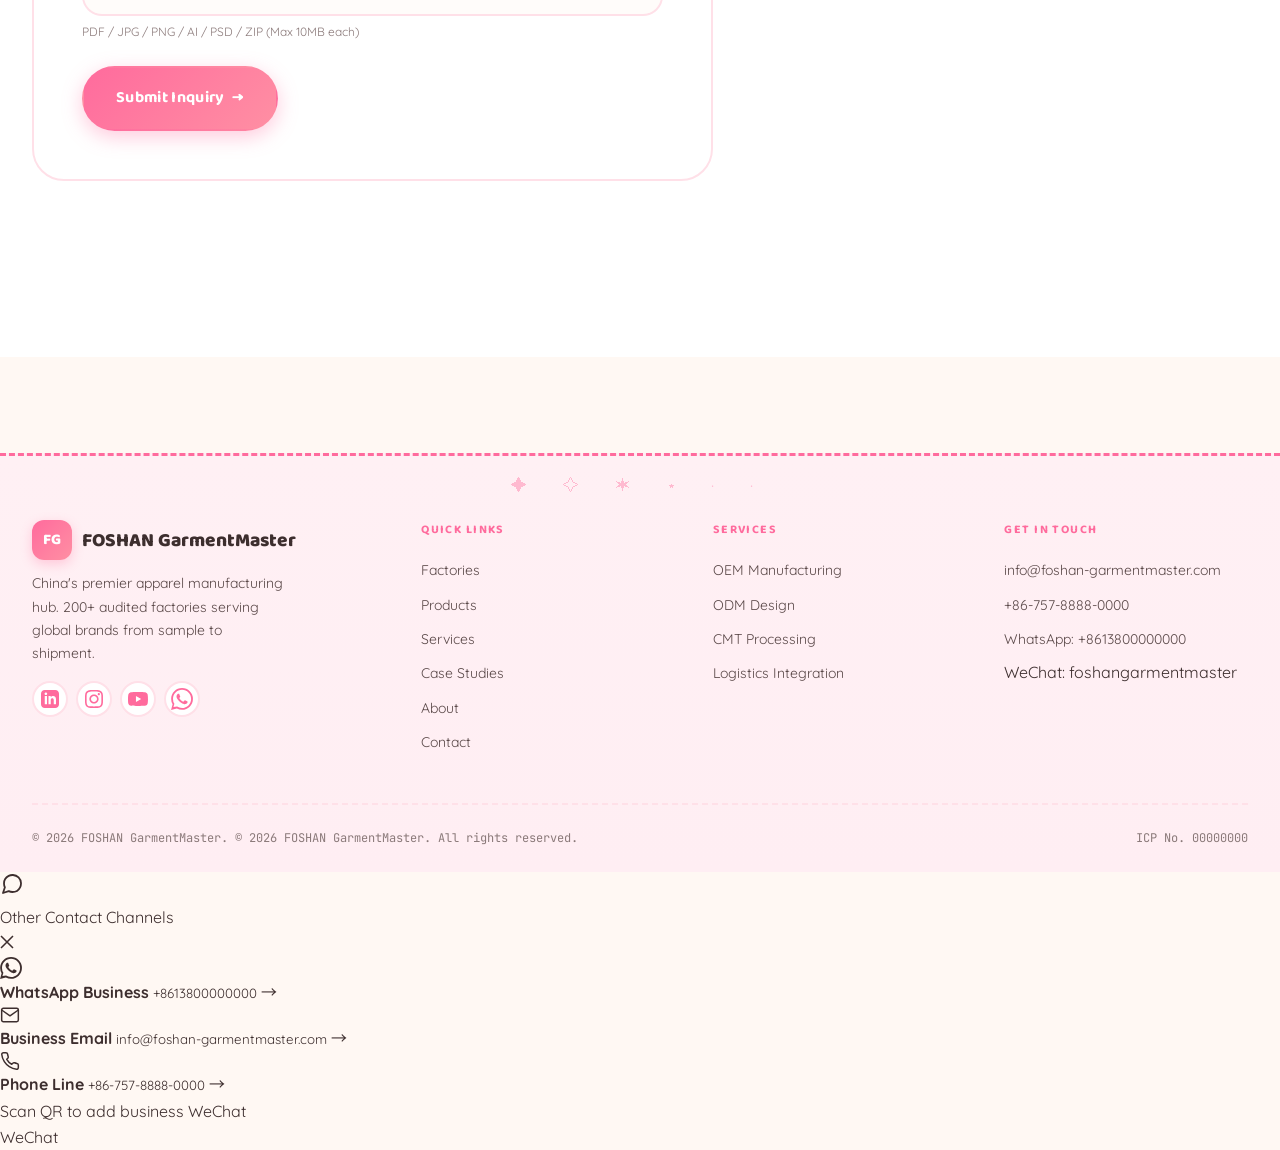
<file: contact.html>
<!DOCTYPE html>
<html lang="zh-CN" dir="ltr">
<head>
  <meta charset="UTF-8">
  <meta name="viewport" content="width=device-width, initial-scale=1.0">
  <title data-i18n="contact.hero.title" data-i18n-meta="title">联系我们 — 佛山衣主</title>
  <meta name="description" data-i18n="contact.hero.lead" data-i18n-meta="description" content="">

  <link rel="icon" type="image/svg+xml" href="data:image/svg+xml,<svg xmlns='http://www.w3.org/2000/svg' viewBox='0 0 32 32'><rect width='32' height='32' fill='%2300e0a4'/><text x='16' y='22' text-anchor='middle' font-family='monospace' font-weight='900' font-size='14' fill='%230a0e14'>GF</text></svg>">

  <link rel="preconnect" href="https://fonts.googleapis.com">
  <link rel="preconnect" href="https://fonts.gstatic.com" crossorigin>
  <link href="https://fonts.googleapis.com/css2?family=Quicksand:wght@400;500;600;700&family=Baloo+2:wght@500;600;700;800&family=JetBrains+Mono:wght@400;500;700&family=Noto+Sans+SC:wght@400;500;700;900&family=Noto+Sans+Arabic:wght@400;500;700;900&display=swap" rel="stylesheet">

  <link rel="stylesheet" href="assets/css/base.css">
  <link rel="stylesheet" href="assets/css/layout.css">
  <link rel="stylesheet" href="assets/css/components.css">
  <link rel="stylesheet" href="assets/css/pages.css">
  <link rel="stylesheet" href="assets/css/rtl.css">
</head>
<body data-page="contact">

  <div data-site-header-slot></div>

  <main id="main">

    <section class="page-hero">
      <div class="container">
        <div class="reveal">
          <div class="page-hero__eyebrow" data-i18n="contact.hero.eyebrow">// CONTACT US</div>
          <h1 class="page-hero__title" data-i18n="contact.hero.title">联系佛山衣主</h1>
          <p class="page-hero__subtitle" data-i18n="contact.hero.lead">提交下方表单或直接通过 WhatsApp/微信联系我们，24 小时内回复。</p>
        </div>
      </div>
    </section>

    <section class="contact-page">
      <div class="container">
        <div class="contact-layout">

          <!-- Left: Form -->
          <div>
            <div class="form-card reveal" data-form-card>
              <h2 class="form-card__title" data-i18n="contact.form.title">提交询盘</h2>
              <p class="form-card__lead" data-i18n="contact.form.lead">完整填写可加快报价速度，关键信息以 * 标注。</p>

              <!-- Netlify Forms 集成: 加 netlify + form-name -->
              <form class="form" name="inquiry" method="POST" data-netlify="true" data-form-success="false" netlify-honeypot="bot-field" enctype="multipart/form-data">

                <input type="hidden" name="form-name" value="inquiry">
                <p hidden>
                  <label>Don't fill: <input name="bot-field"></label>
                </p>

                <div class="form-row form-row--2">
                  <div class="form-field">
                    <label class="form-label" for="f-name">
                      <span data-i18n="contact.form.name">您的姓名</span>
                      <span class="req">*</span>
                    </label>
                    <input id="f-name" name="name" type="text" class="form-input" required autocomplete="name">
                    <div class="form-error" data-i18n="contact.validation.required">此项必填</div>
                  </div>
                  <div class="form-field">
                    <label class="form-label" for="f-company">
                      <span data-i18n="contact.form.company">公司名称</span>
                    </label>
                    <input id="f-company" name="company" type="text" class="form-input" autocomplete="organization">
                  </div>
                </div>

                <div class="form-row form-row--2">
                  <div class="form-field">
                    <label class="form-label" for="f-country">
                      <span data-i18n="contact.form.country">国家/地区</span>
                      <span class="req">*</span>
                    </label>
                    <input id="f-country" name="country" type="text" class="form-input" required>
                    <div class="form-error" data-i18n="contact.validation.required">此项必填</div>
                  </div>
                  <div class="form-field">
                    <label class="form-label" for="f-email">
                      <span data-i18n="contact.form.email">邮箱</span>
                      <span class="req">*</span>
                    </label>
                    <input id="f-email" name="email" type="email" class="form-input" required autocomplete="email">
                    <div class="form-error" data-i18n="contact.validation.email">请输入有效邮箱地址</div>
                  </div>
                </div>

                <div class="form-row form-row--2">
                  <div class="form-field">
                    <label class="form-label" for="f-phone">
                      <span data-i18n="contact.form.phone">电话</span>
                    </label>
                    <input id="f-phone" name="phone" type="tel" class="form-input" autocomplete="tel">
                  </div>
                  <div class="form-field">
                    <label class="form-label" for="f-whatsapp">
                      <span data-i18n="contact.form.whatsapp">WhatsApp</span>
                    </label>
                    <input id="f-whatsapp" name="whatsapp" type="tel" class="form-input" placeholder="+86 138 0000 0000">
                  </div>
                </div>

                <div class="form-field">
                  <label class="form-label" for="f-type">
                    <span data-i18n="contact.form.inquiryType">询盘类型</span>
                    <span class="req">*</span>
                  </label>
                  <select id="f-type" name="inquiryType" class="form-select" required>
                    <option value="oem" data-i18n="contact.form.inquiryTypes.oem">OEM 代工</option>
                    <option value="odm" data-i18n="contact.form.inquiryTypes.odm">ODM 设计</option>
                    <option value="cmt" data-i18n="contact.form.inquiryTypes.cmt">CMT 来料</option>
                    <option value="other" data-i18n="contact.form.inquiryTypes.other">其他</option>
                  </select>
                </div>

                <div class="form-row form-row--2">
                  <div class="form-field">
                    <label class="form-label" for="f-cats">
                      <span data-i18n="contact.form.categories">目标品类</span>
                    </label>
                    <select id="f-cats" name="categories" class="form-select">
                      <option value="" data-i18n="common.all">全部</option>
                      <option value="knit">Knit / 针织</option>
                      <option value="woven">Woven / 梭织</option>
                      <option value="denim">Denim / 牛仔</option>
                      <option value="outerwear">Outerwear / 外套</option>
                      <option value="kids">Kidswear / 童装</option>
                      <option value="sport">Sportswear / 运动</option>
                      <option value="swim">Swimwear / 泳装</option>
                      <option value="silk">Silk / 丝绸</option>
                      <option value="workwear">Workwear / 工装</option>
                      <option value="wool">Wool / 羊毛</option>
                      <option value="home">Homewear / 家居</option>
                      <option value="fashion">Fashion / 时装</option>
                    </select>
                  </div>
                  <div class="form-field">
                    <label class="form-label" for="f-qty">
                      <span data-i18n="contact.form.quantity">预估数量</span>
                    </label>
                    <input id="f-qty" name="quantity" type="number" class="form-input" min="0" placeholder="1000">
                  </div>
                </div>

                <div class="form-field">
                  <label class="form-label" for="f-leadtime">
                    <span data-i18n="contact.form.leadTime">期望交期</span>
                  </label>
                  <input id="f-leadtime" name="leadTime" type="text" class="form-input" placeholder="e.g. 35 days / 2026-08-15">
                </div>

                <div class="form-field">
                  <label class="form-label" for="f-message">
                    <span data-i18n="contact.form.message">详细需求</span>
                    <span class="req">*</span>
                  </label>
                  <textarea id="f-message" name="message" class="form-textarea" required placeholder="..."></textarea>
                  <div class="form-error" data-i18n="contact.validation.required">此项必填</div>
                </div>

                <div class="form-field">
                  <label class="form-label" for="f-att">
                    <span data-i18n="contact.form.attachment">附件 (选填)</span>
                  </label>
                  <input id="f-att" name="attachment" type="file" class="form-input" multiple accept=".pdf,.jpg,.jpeg,.png,.ai,.psd,.zip">
                  <div class="form-help">PDF / JPG / PNG / AI / PSD / ZIP (Max 10MB each)</div>
                </div>

                <div class="flex items-center gap-3" style="margin-block-start: 0.5rem;">
                  <button type="submit" class="btn btn--primary btn--lg btn--clip" data-form-submit>
                    <span data-i18n="contact.form.submit">提交询盘</span>
                    <span class="arrow">→</span>
                  </button>
                  <span class="muted text-xs" data-form-status></span>
                </div>
              </form>
            </div>

            <!-- Success card (initially hidden) -->
            <div class="form-card reveal" data-form-success-card hidden style="text-align: center; padding: 4rem 2rem;">
              <div style="font-size: 4rem; color: var(--color-accent); margin-block-end: 1rem;">✓</div>
              <h2 class="form-card__title" data-i18n="contact.form.success.title">询盘已提交 ✓</h2>
              <p class="form-card__lead" data-i18n="contact.form.success.lead">感谢您的信任！我们的招商经理将在 24 小时内与您联系。</p>
              <a href="index.html" class="btn btn--primary mt-4">
                <span data-i18n="contact.form.success.back">返回首页</span>
              </a>
            </div>
          </div>

          <!-- Right: Channels -->
          <aside class="reveal" data-channels-card>
            <h2 class="fd-section__title" data-i18n="contact.channels.title">其他联系方式</h2>
            <p class="muted text-sm mb-4" data-i18n="contact.channels.lead">通过以下任何方式都能直接联系到我们。</p>

            <a class="channel-card channel-card--wa" href="https://wa.me/8613800000000?text=Hello%20FOSHAN GarmentMaster" target="_blank" rel="noopener">
              <div class="channel-card__icon" data-svg="whatsapp"></div>
              <div class="channel-card__text">
                <div class="channel-card__title" data-i18n="contact.channels.whatsapp">WhatsApp 业务</div>
                <div class="channel-card__value">+86 138 0000 0000</div>
              </div>
              <div class="channel-card__arrow">→</div>
            </a>

            <a class="channel-card" href="mailto:hello@garmentforge.com">
              <div class="channel-card__icon" data-svg="mail"></div>
              <div class="channel-card__text">
                <div class="channel-card__title" data-i18n="contact.channels.email">商务邮箱</div>
                <div class="channel-card__value">hello@garmentforge.com</div>
              </div>
              <div class="channel-card__arrow">→</div>
            </a>

            <a class="channel-card" href="tel:+8675588880000">
              <div class="channel-card__icon" data-svg="phone"></div>
              <div class="channel-card__text">
                <div class="channel-card__title" data-i18n="contact.channels.phone">电话热线</div>
                <div class="channel-card__value">+86 755 8888 0000</div>
              </div>
              <div class="channel-card__arrow">→</div>
            </a>

            <a class="channel-card" href="#" data-skype-link>
              <div class="channel-card__icon" data-svg="skype"></div>
              <div class="channel-card__text">
                <div class="channel-card__title" data-i18n="contact.channels.skype">Skype</div>
                <div class="channel-card__value">garmentforge.biz</div>
              </div>
              <div class="channel-card__arrow">→</div>
            </a>

            <div class="wechat-card">
              <div class="wechat-card__qr">
                <span class="wechat-card__qr-placeholder" data-i18n="contact.channels.wechatHint">扫码添加商务微信</span>
              </div>
              <div class="wechat-card__label" data-i18n="contact.channels.wechat">WeChat: garmentforge</div>
            </div>
          </aside>

        </div>
      </div>
    </section>

  </main>

  <div data-site-footer-slot></div>

  <script src="assets/i18n/i18n.js" defer></script>
  <script src="assets/js/main.js" defer></script>
  <script src="assets/js/form.js" defer></script>
  <script>
    // 注入 skype 图标
    (function() {
      function injectSkype() {
        const el = document.querySelector('[data-svg="skype"]');
        if (!el || el.innerHTML.trim()) return;
        el.innerHTML = '<svg width="20" height="20" viewBox="0 0 24 24" fill="currentColor"><path d="M12.069 18.315c3.589-.172 5.83-1.95 5.83-4.376 0-2.42-1.74-3.55-5.36-4.50-2.7-.74-3.7-1.36-3.7-2.46 0-1.10.96-1.83 2.55-1.83 1.50 0 2.50.61 2.83 1.74.21.69.45.86 1.06.86.62 0 1.02-.4 1.02-1.04 0-.27-.04-.46-.13-.75-.6-1.86-2.34-2.95-4.78-2.95-2.84 0-4.85 1.69-4.85 4.10 0 2.45 1.86 3.65 5.36 4.55 2.66.69 3.59 1.32 3.59 2.39 0 1.18-1.05 1.97-2.69 1.97-1.85 0-3.04-.79-3.39-2.27-.15-.62-.39-.83-1-.83-.62 0-1.04.43-1.04 1.05 0 .27.04.51.13.81.66 2.21 2.71 3.42 5.65 3.42zm-.07 3.685c-5.34 0-9.69-4.35-9.69-9.69 0-1.55.37-3.06 1.07-4.45C1.85 5.45.66 2.85.66 0H7.5c0 2.85 1.19 5.45 3.31 7.4-1.45 1.84-2.31 4.13-2.31 6.55 0 5.34 4.35 9.69 9.69 9.69 1.55 0 3.06-.37 4.45-1.07 1.39 2.14 4 3.33 6.85 3.33V22c-2.85 0-5.45-1.19-7.4-3.31-1.84 1.45-4.13 2.31-6.55 2.31z"/></svg>';
      }
      if (document.readyState === 'loading') {
        document.addEventListener('DOMContentLoaded', injectSkype);
      } else {
        injectSkype();
      }
    })();
  </script>
</body>
</html>
</file>
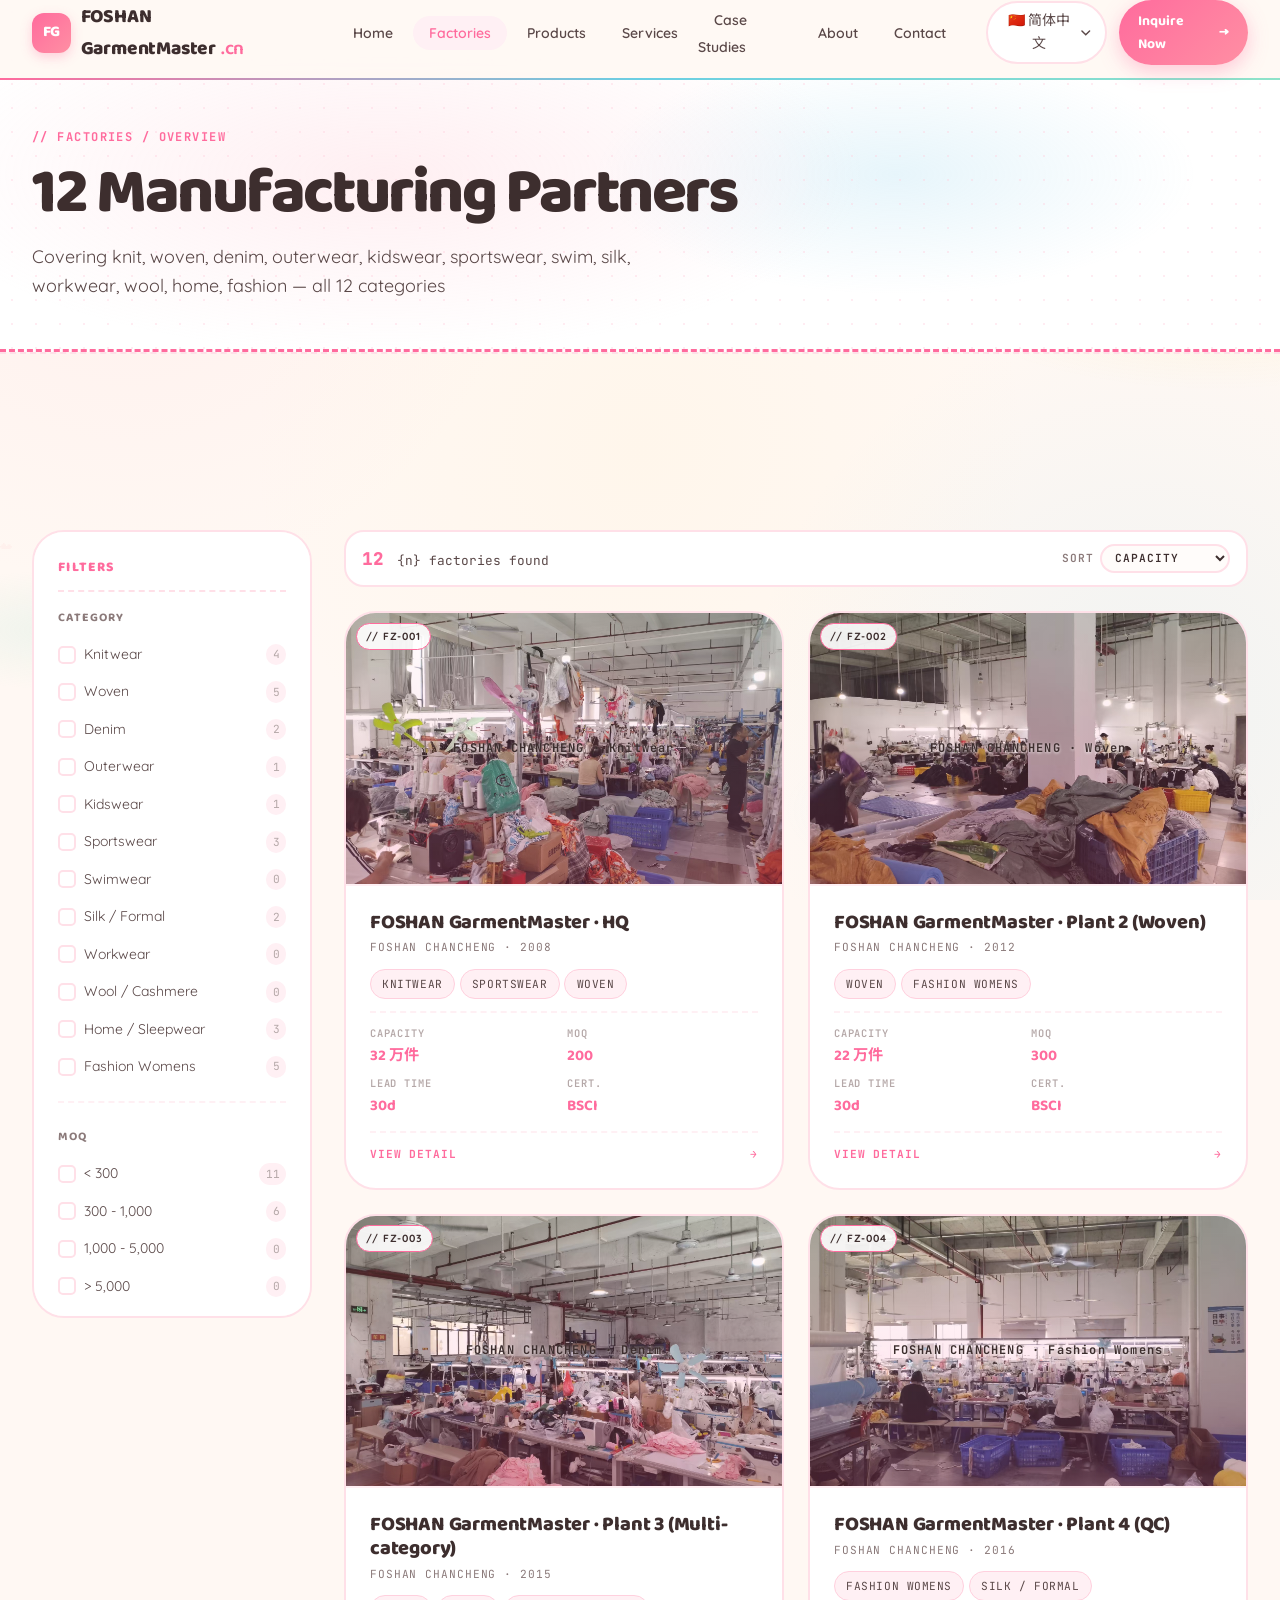
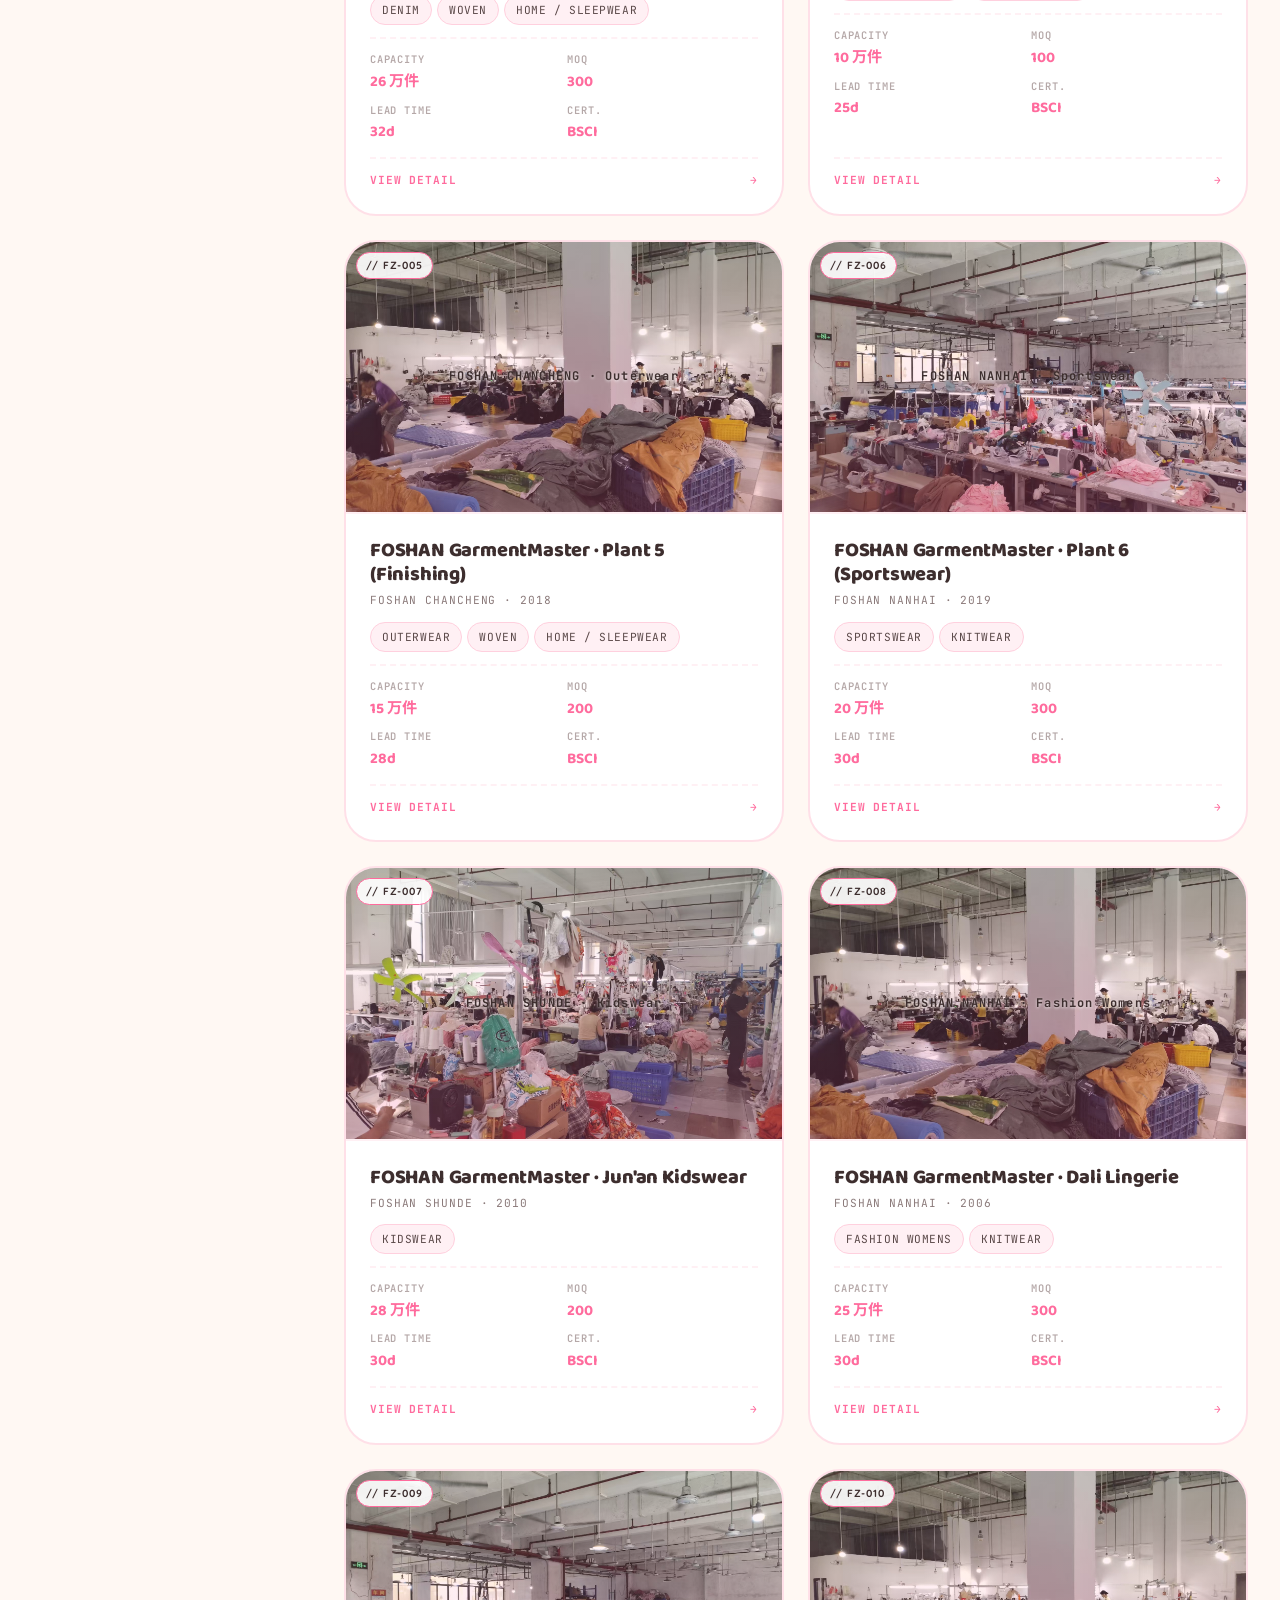
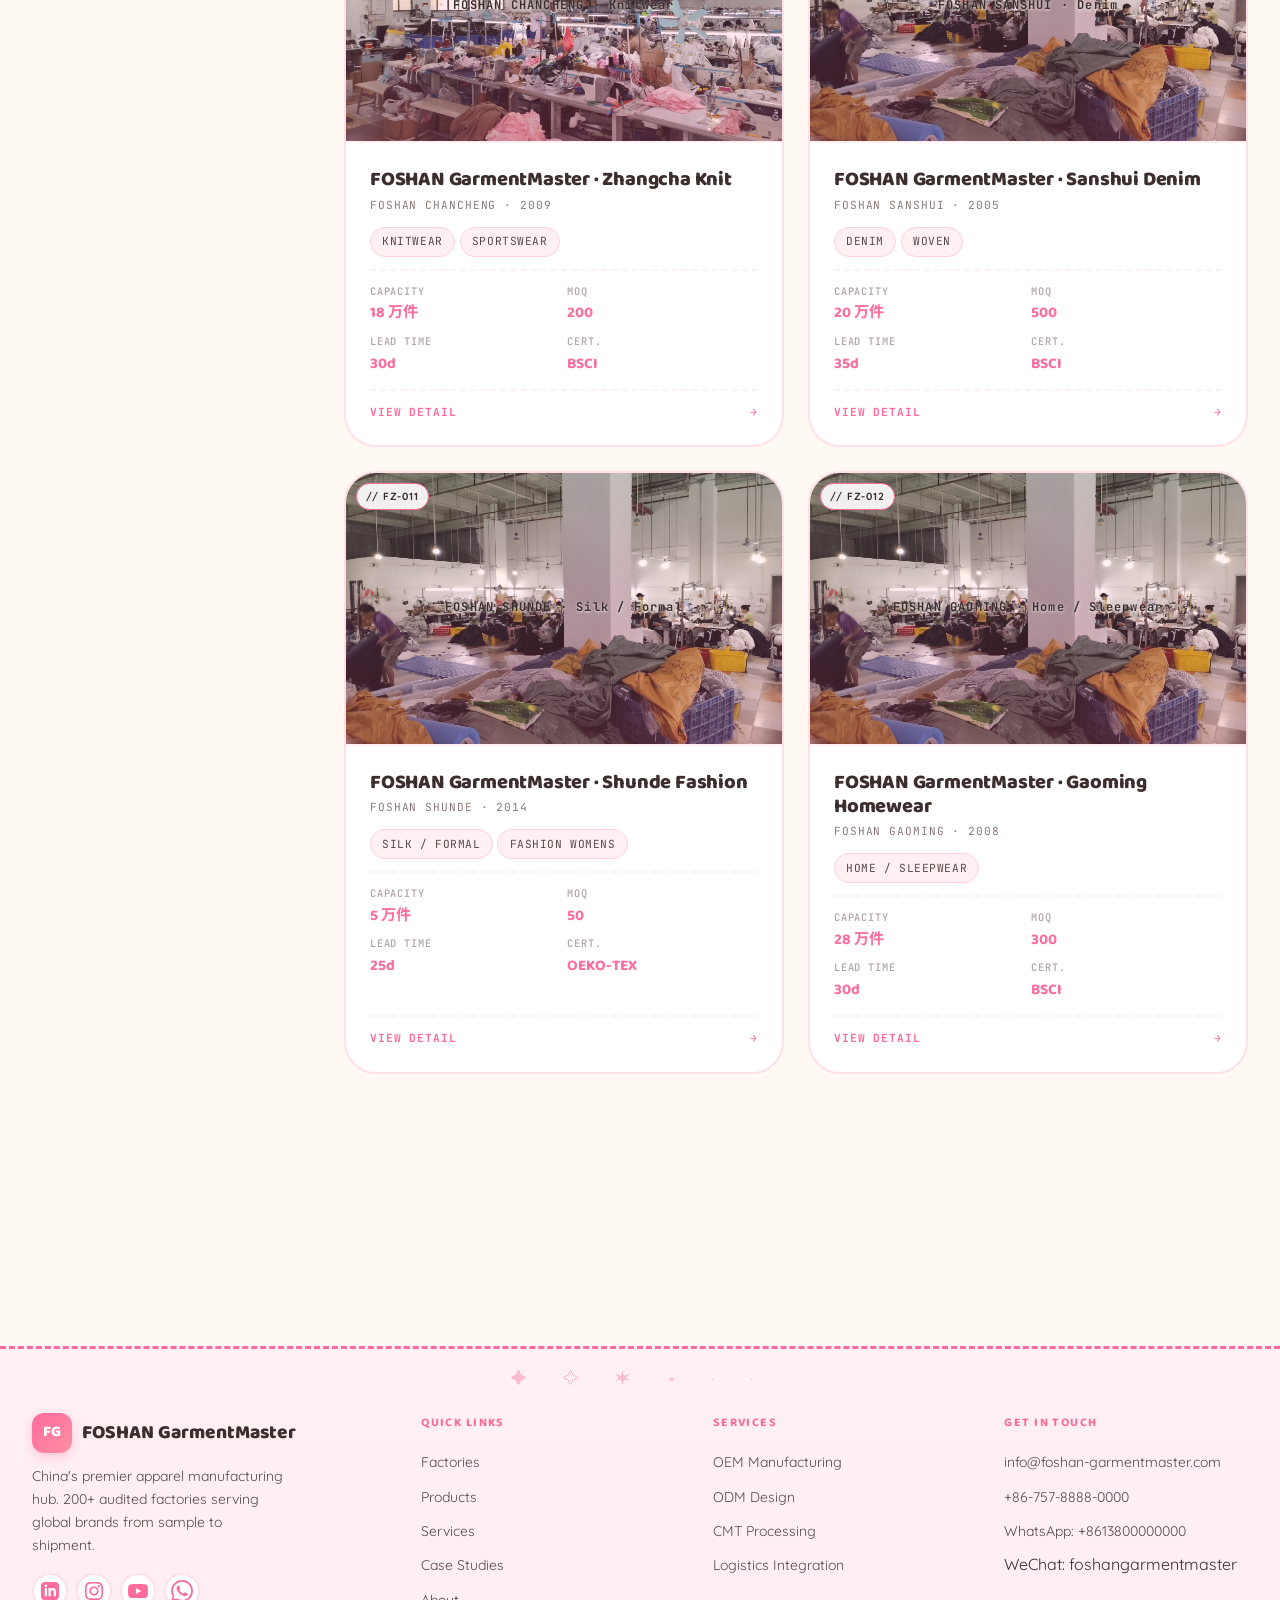
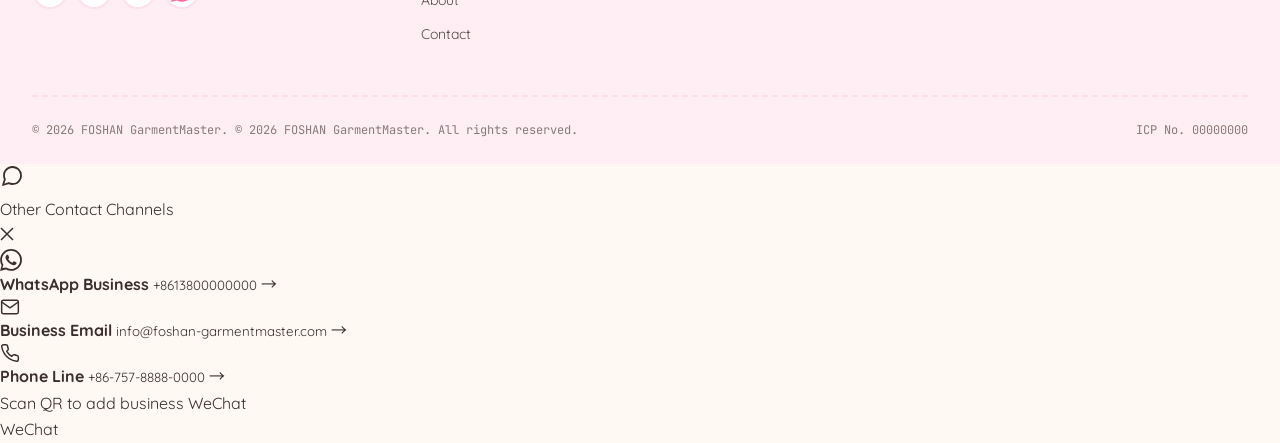
<file: factories.html>
<!DOCTYPE html>
<html lang="zh-CN" dir="ltr">
<head>
  <meta charset="UTF-8">
  <meta name="viewport" content="width=device-width, initial-scale=1.0">
  <title data-i18n="factories.hero.title" data-i18n-meta="title">200+ 家工厂 — 佛山衣主</title>
  <meta name="description" data-i18n="factories.hero.subtitle" data-i18n-meta="description" content="">

  <link rel="alternate" hreflang="x-default" href="factories.html">
  <link rel="icon" type="image/svg+xml" href="data:image/svg+xml,<svg xmlns='http://www.w3.org/2000/svg' viewBox='0 0 32 32'><rect width='32' height='32' fill='%2300e0a4'/><text x='16' y='22' text-anchor='middle' font-family='monospace' font-weight='900' font-size='14' fill='%230a0e14'>GF</text></svg>">

  <link rel="preconnect" href="https://fonts.googleapis.com">
  <link rel="preconnect" href="https://fonts.gstatic.com" crossorigin>
  <link href="https://fonts.googleapis.com/css2?family=Quicksand:wght@400;500;600;700&family=Baloo+2:wght@500;600;700;800&family=JetBrains+Mono:wght@400;500;700&family=Noto+Sans+SC:wght@400;500;700;900&family=Noto+Sans+Arabic:wght@400;500;700;900&display=swap" rel="stylesheet">

  <link rel="stylesheet" href="assets/css/base.css">
  <link rel="stylesheet" href="assets/css/layout.css">
  <link rel="stylesheet" href="assets/css/components.css">
  <link rel="stylesheet" href="assets/css/pages.css">
  <link rel="stylesheet" href="assets/css/rtl.css">
</head>
<body data-page="factories">

  <div data-site-header-slot></div>

  <main id="main">

    <section class="page-hero" aria-label="Factories hero">
      <div class="container">
        <div class="reveal">
          <div class="page-hero__eyebrow" data-i18n="factories.hero.eyebrow">// FACTORIES / OVERVIEW</div>
          <h1 class="page-hero__title" data-i18n="factories.hero.title">200+ 家工厂</h1>
          <p class="page-hero__subtitle" data-i18n="factories.hero.subtitle">覆盖针织/梭织/牛仔/外套/童装/运动/泳装/丝绸/工装/羊毛/家居/时尚 12 大品类</p>
        </div>
      </div>
    </section>

    <section>
      <div class="container">
        <div class="factories-layout">

          <!-- Filters Sidebar (desktop) -->
          <aside class="filters reveal" data-filters-sidebar>
            <div class="filters__title" data-i18n="factories.filters.title">筛选条件</div>

            <div class="filters__group">
              <div class="filters__group-title" data-i18n="factories.filters.category">品类</div>
              <div data-filter-group="categories"></div>
            </div>

            <div class="filters__group">
              <div class="filters__group-title" data-i18n="factories.filters.moq">起订量</div>
              <div data-filter-group="moq"></div>
            </div>

            <div class="filters__group">
              <div class="filters__group-title" data-i18n="factories.filters.capacity">月产能</div>
              <div data-filter-group="capacity"></div>
            </div>

            <div class="filters__group">
              <div class="filters__group-title" data-i18n="factories.filters.certification">认证</div>
              <div data-filter-group="certifications"></div>
            </div>

            <button class="filters__reset" data-filter-reset>
              <span>×</span>
              <span data-i18n="common.reset">重置</span>
            </button>
          </aside>

          <!-- Mobile filter trigger + drawer -->
          <button class="factories-mobile-filter" data-filters-toggle>
            <span data-svg="filter"></span>
            <span data-i18n="common.filter">筛选</span>
          </button>

          <div class="filters-overlay" data-filters-overlay></div>
          <div class="filters-drawer" data-filters-drawer>
            <div class="filters-drawer__head">
              <div class="filters__title" data-i18n="factories.filters.title">筛选条件</div>
              <button class="contact-fab__close" data-filters-close>
                <svg width="14" height="14" viewBox="0 0 14 14" fill="none">
                  <path d="M1 1L13 13M1 13L13 1" stroke="currentColor" stroke-width="1.5"/>
                </svg>
              </button>
            </div>
            <div class="filters-drawer__body" data-filters-drawer-body></div>
            <div class="filters-drawer__foot">
              <button class="btn btn--ghost" data-filters-reset-mb>
                <span data-i18n="common.reset">重置</span>
              </button>
              <button class="btn btn--primary" data-filters-apply-mb>
                <span data-i18n="common.apply">应用</span>
              </button>
            </div>
          </div>

          <!-- Right: result -->
          <div>
            <div class="factory-result-bar">
              <div class="factory-result-bar__count" data-result-count>
                <strong data-result-num>12</strong>
                <span data-i18n="factories.filters.result" data-result-text>共找到 200+ 家工厂</span>
              </div>
              <div class="factory-result-bar__sort">
                <span data-i18n="factories.filters.sort">排序</span>
                <select data-sort-select>
                  <option value="capacity:desc" data-i18n="factories.filters.sortBy.capacity">月产能</option>
                  <option value="established:desc" data-i18n="factories.filters.sortBy.established">成立年份</option>
                  <option value="name:asc" data-i18n="factories.filters.sortBy.name">名称</option>
                  <option value="moq:asc" data-i18n="factories.filters.sortBy.moq">起订量</option>
                </select>
              </div>
            </div>

            <div class="factory-grid reveal-stagger" data-factory-grid>
              <!-- 由 JS 注入 -->
            </div>

            <div class="empty-state" data-factory-empty hidden>
              <div class="empty-state__icon">∅</div>
              <div class="empty-state__title" data-i18n="factories.empty.title">没有匹配的工厂</div>
              <div class="empty-state__desc" data-i18n="factories.empty.desc">试试调整筛选条件，或直接联系我们为您推荐。</div>
              <a href="contact.html" class="btn btn--primary">
                <span data-i18n="factories.empty.cta">联系我们</span>
                <span class="arrow">→</span>
              </a>
            </div>
          </div>
        </div>
      </div>
    </section>

  </main>

  <div data-site-footer-slot></div>

  <script src="assets/i18n/i18n.js" defer></script>
  <script src="assets/js/main.js" defer></script>
  <script src="assets/js/factories.js" defer></script>
</body>
</html>
</file>
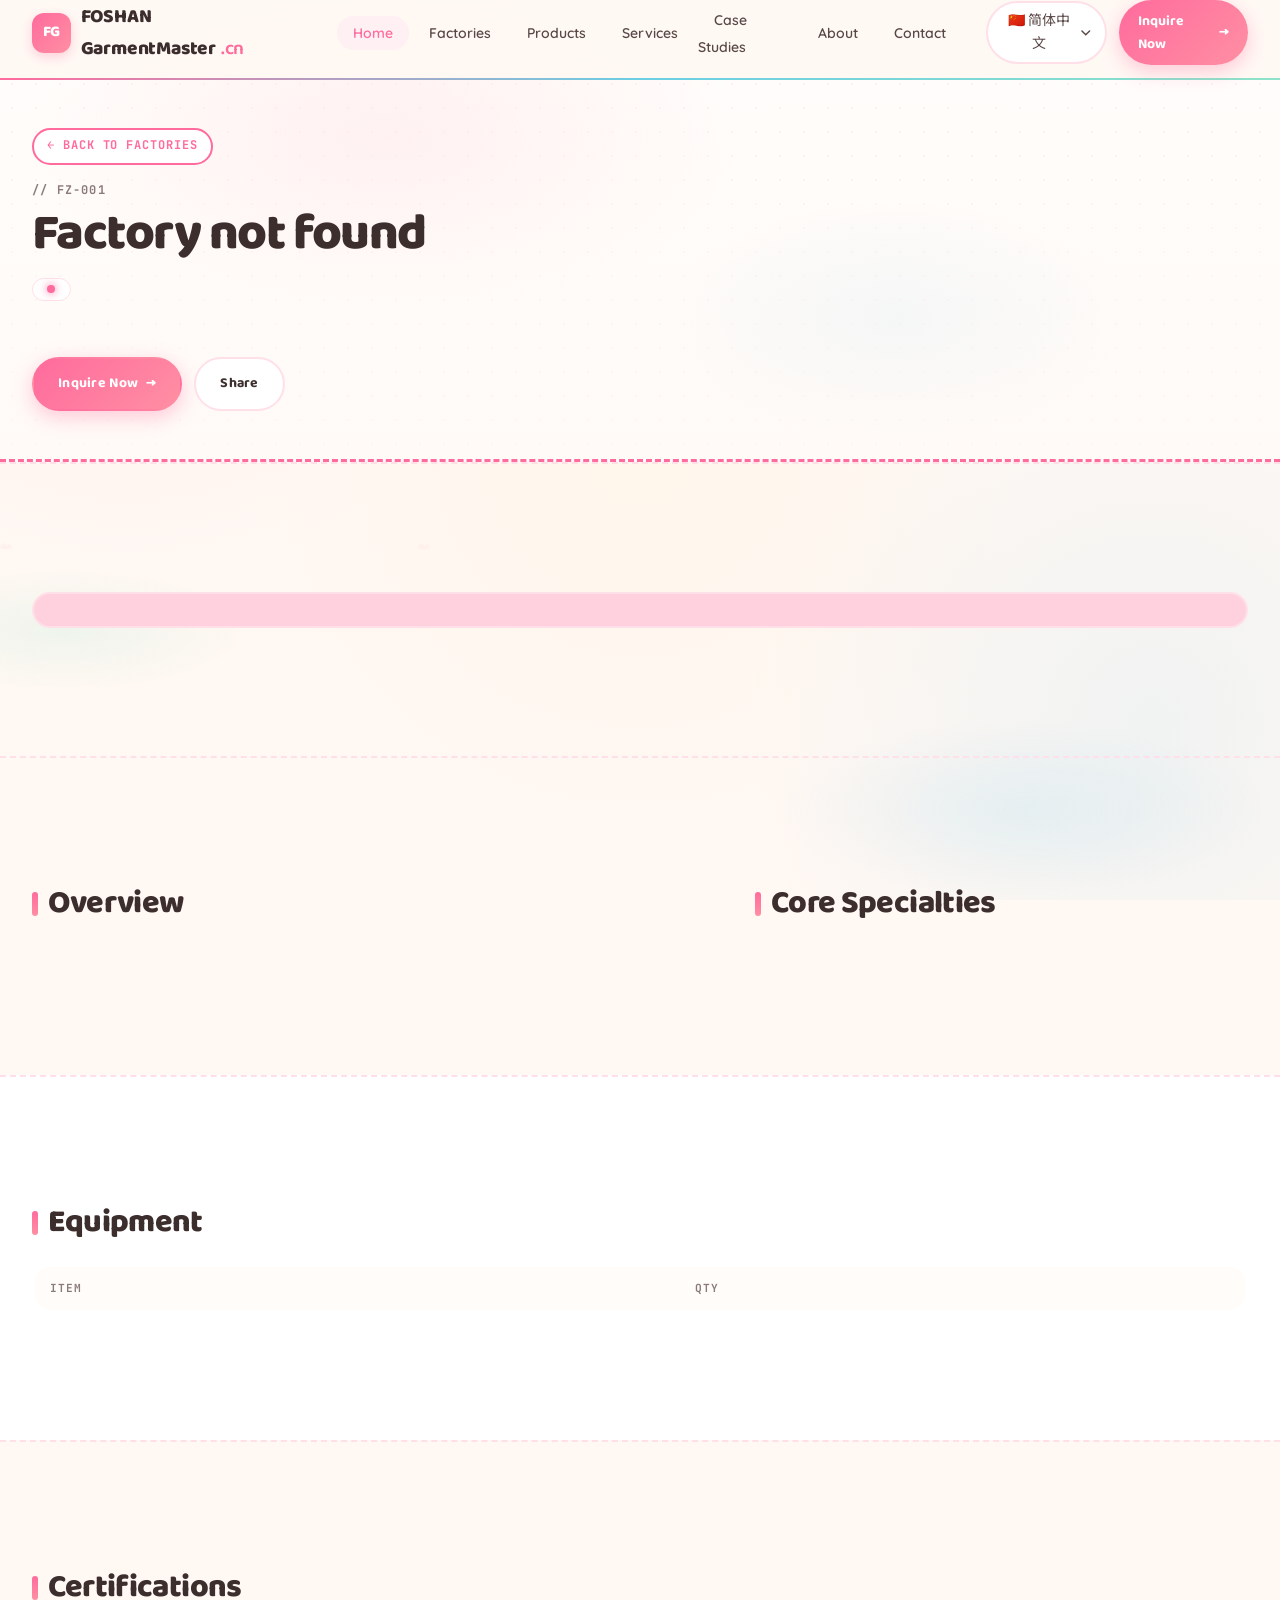
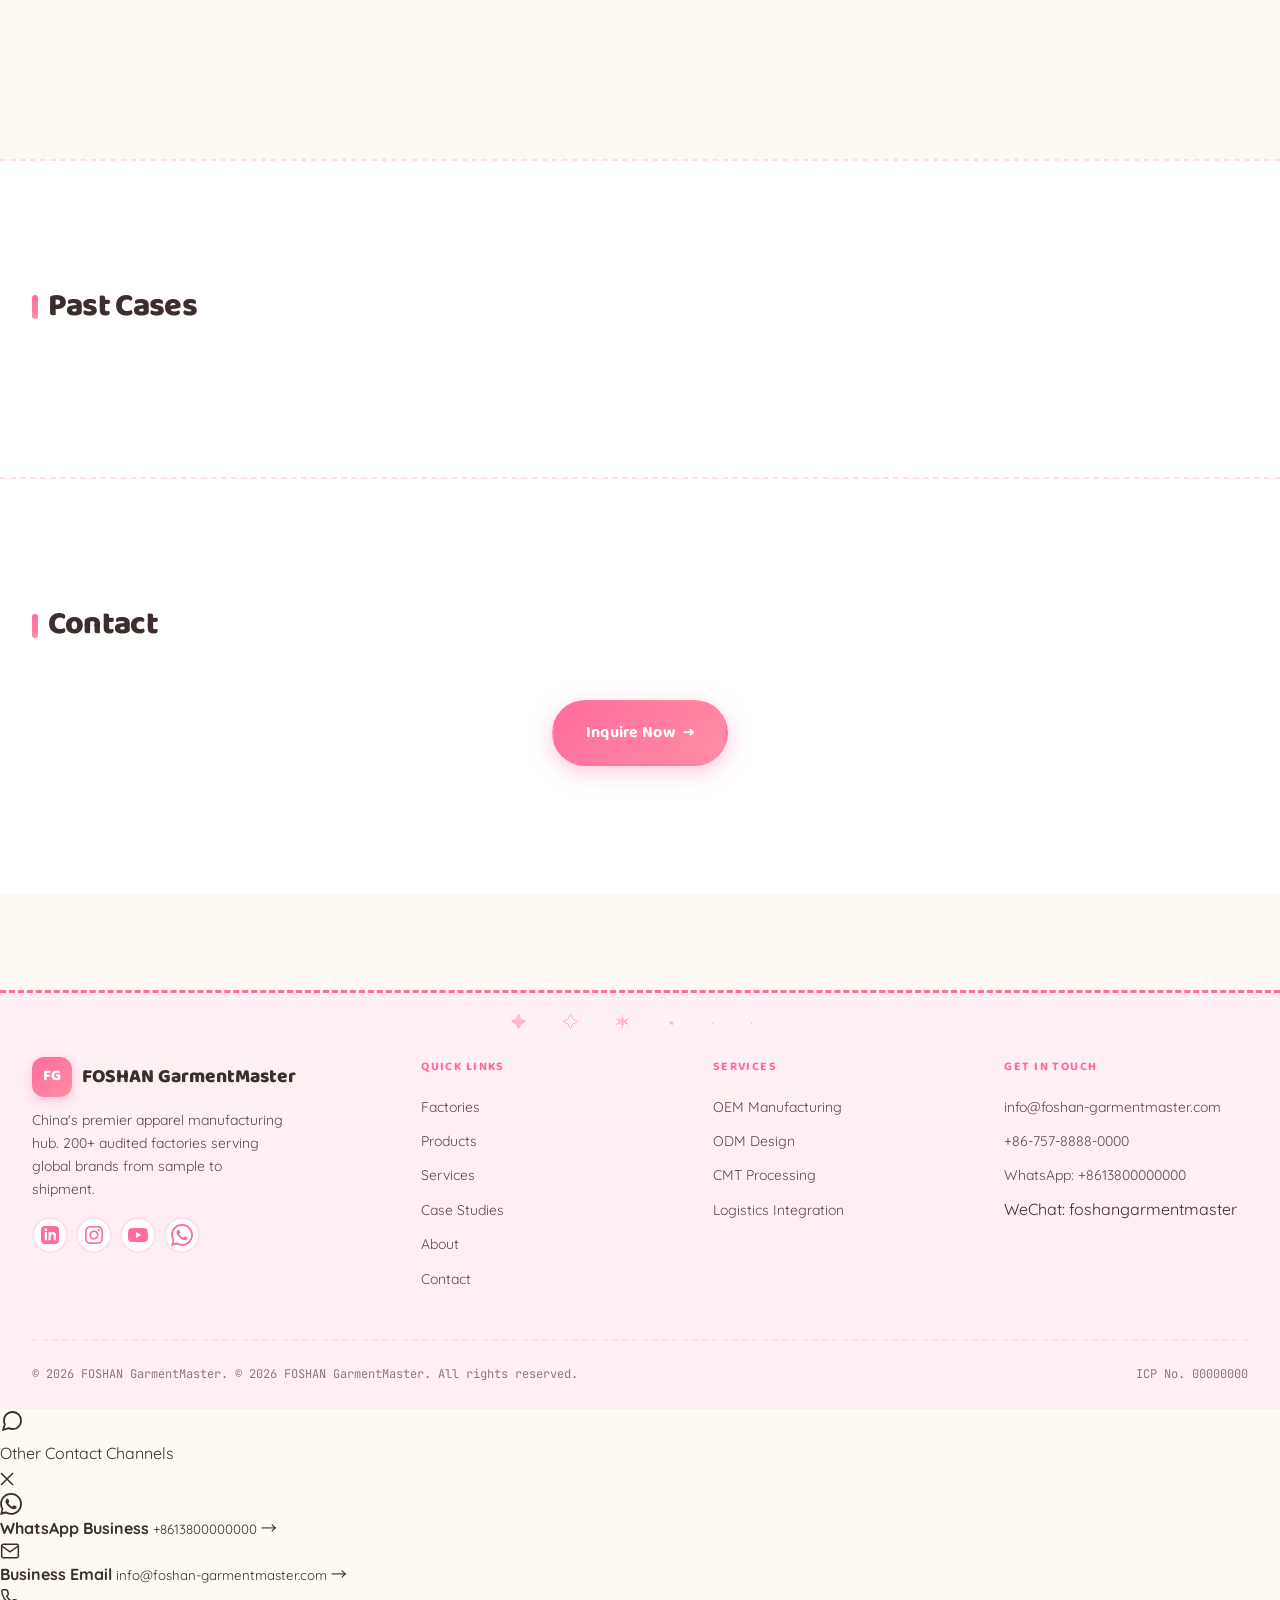
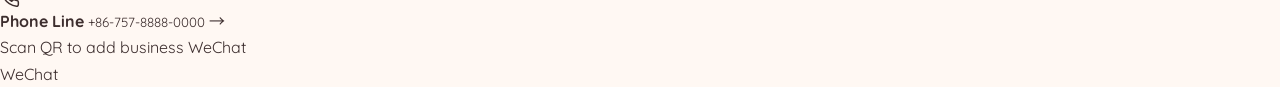
<file: factory-detail.html>
<!DOCTYPE html>
<html lang="zh-CN" dir="ltr">
<head>
  <meta charset="UTF-8">
  <meta name="viewport" content="width=device-width, initial-scale=1.0">
  <title data-i18n-meta="title" data-i18n="factoryDetail.overview">工厂详情 — 佛山衣主</title>
  <meta name="description" content="">

  <link rel="icon" type="image/svg+xml" href="data:image/svg+xml,<svg xmlns='http://www.w3.org/2000/svg' viewBox='0 0 32 32'><rect width='32' height='32' fill='%2300e0a4'/><text x='16' y='22' text-anchor='middle' font-family='monospace' font-weight='900' font-size='14' fill='%230a0e14'>GF</text></svg>">

  <link rel="preconnect" href="https://fonts.googleapis.com">
  <link rel="preconnect" href="https://fonts.gstatic.com" crossorigin>
  <link href="https://fonts.googleapis.com/css2?family=Quicksand:wght@400;500;600;700&family=Baloo+2:wght@500;600;700;800&family=JetBrains+Mono:wght@400;500;700&family=Noto+Sans+SC:wght@400;500;700;900&family=Noto+Sans+Arabic:wght@400;500;700;900&display=swap" rel="stylesheet">

  <link rel="stylesheet" href="assets/css/base.css">
  <link rel="stylesheet" href="assets/css/layout.css">
  <link rel="stylesheet" href="assets/css/components.css">
  <link rel="stylesheet" href="assets/css/pages.css">
  <link rel="stylesheet" href="assets/css/rtl.css">
</head>
<body data-page="factory-detail">

  <div data-site-header-slot></div>

  <main id="main">

    <section class="fd-hero" aria-label="Factory hero">
      <div class="container">
        <a href="factories.html" class="fd-hero__back" data-i18n="factoryDetail.back">← 返回工厂列表</a>
        <div class="fd-hero__id" data-fd-id>// FZ-001</div>
        <h1 class="fd-hero__title" data-fd-name>Loading…</h1>
        <div class="fd-hero__loc" data-fd-loc></div>
        <p class="fd-hero__intro" data-fd-intro></p>
        <div class="fd-hero__actions">
          <a href="contact.html" class="btn btn--primary btn--clip" data-fd-inquire>
            <span data-i18n="factoryDetail.actions.inquire">立即询盘</span>
            <span class="arrow">→</span>
          </a>
          <button class="btn btn--ghost" data-fd-share>
            <span data-i18n="factoryDetail.actions.share">分享</span>
          </button>
        </div>
      </div>
    </section>

    <section>
      <div class="container">
        <div class="fd-stats" data-fd-stats>
          <!-- 由 JS 注入 -->
        </div>
      </div>
    </section>

    <section>
      <div class="container">
        <div class="grid">
          <div class="col-7 col-sm-12">
            <h2 class="fd-section__title" data-i18n="factoryDetail.overview">工厂概览</h2>
            <p data-fd-intro2 style="color: var(--color-text-2); line-height: 1.7;"></p>
          </div>
          <div class="col-5 col-sm-12">
            <h2 class="fd-section__title" data-i18n="factoryDetail.specialties">核心专长</h2>
            <div class="tag-list" data-fd-specialties></div>
          </div>
        </div>
      </div>
    </section>

    <section class="surface-1">
      <div class="container">
        <h2 class="fd-section__title" data-i18n="factoryDetail.equipment">设备清单</h2>
        <div style="overflow-x: auto;">
          <table class="equipment-table" data-fd-equipment>
            <thead>
              <tr>
                <th>Item</th>
                <th>Qty</th>
              </tr>
            </thead>
            <tbody>
              <!-- JS 注入 -->
            </tbody>
          </table>
        </div>
      </div>
    </section>

    <section>
      <div class="container">
        <h2 class="fd-section__title" data-i18n="factoryDetail.certifications">认证资质</h2>
        <div class="cert-wall" data-fd-certs></div>
      </div>
    </section>

    <section class="surface-1">
      <div class="container">
        <h2 class="fd-section__title" data-i18n="factoryDetail.cases">合作案例</h2>
        <div class="case-mini-list" data-fd-cases></div>
      </div>
    </section>

    <section id="contact" class="surface-1">
      <div class="container">
        <h2 class="fd-section__title" data-i18n="factoryDetail.contact">联系方式</h2>
        <div class="contact-grid" data-fd-contact></div>
        <div class="mt-6 text-center">
          <a href="contact.html" class="btn btn--primary btn--lg btn--clip">
            <span data-i18n="common.inquireNow">立即询盘</span>
            <span class="arrow">→</span>
          </a>
        </div>
      </div>
    </section>

  </main>

  <div data-site-footer-slot></div>

  <script src="assets/i18n/i18n.js" defer></script>
  <script src="assets/js/main.js" defer></script>
  <script src="assets/js/factory-detail.js" defer></script>
</body>
</html>
</file>
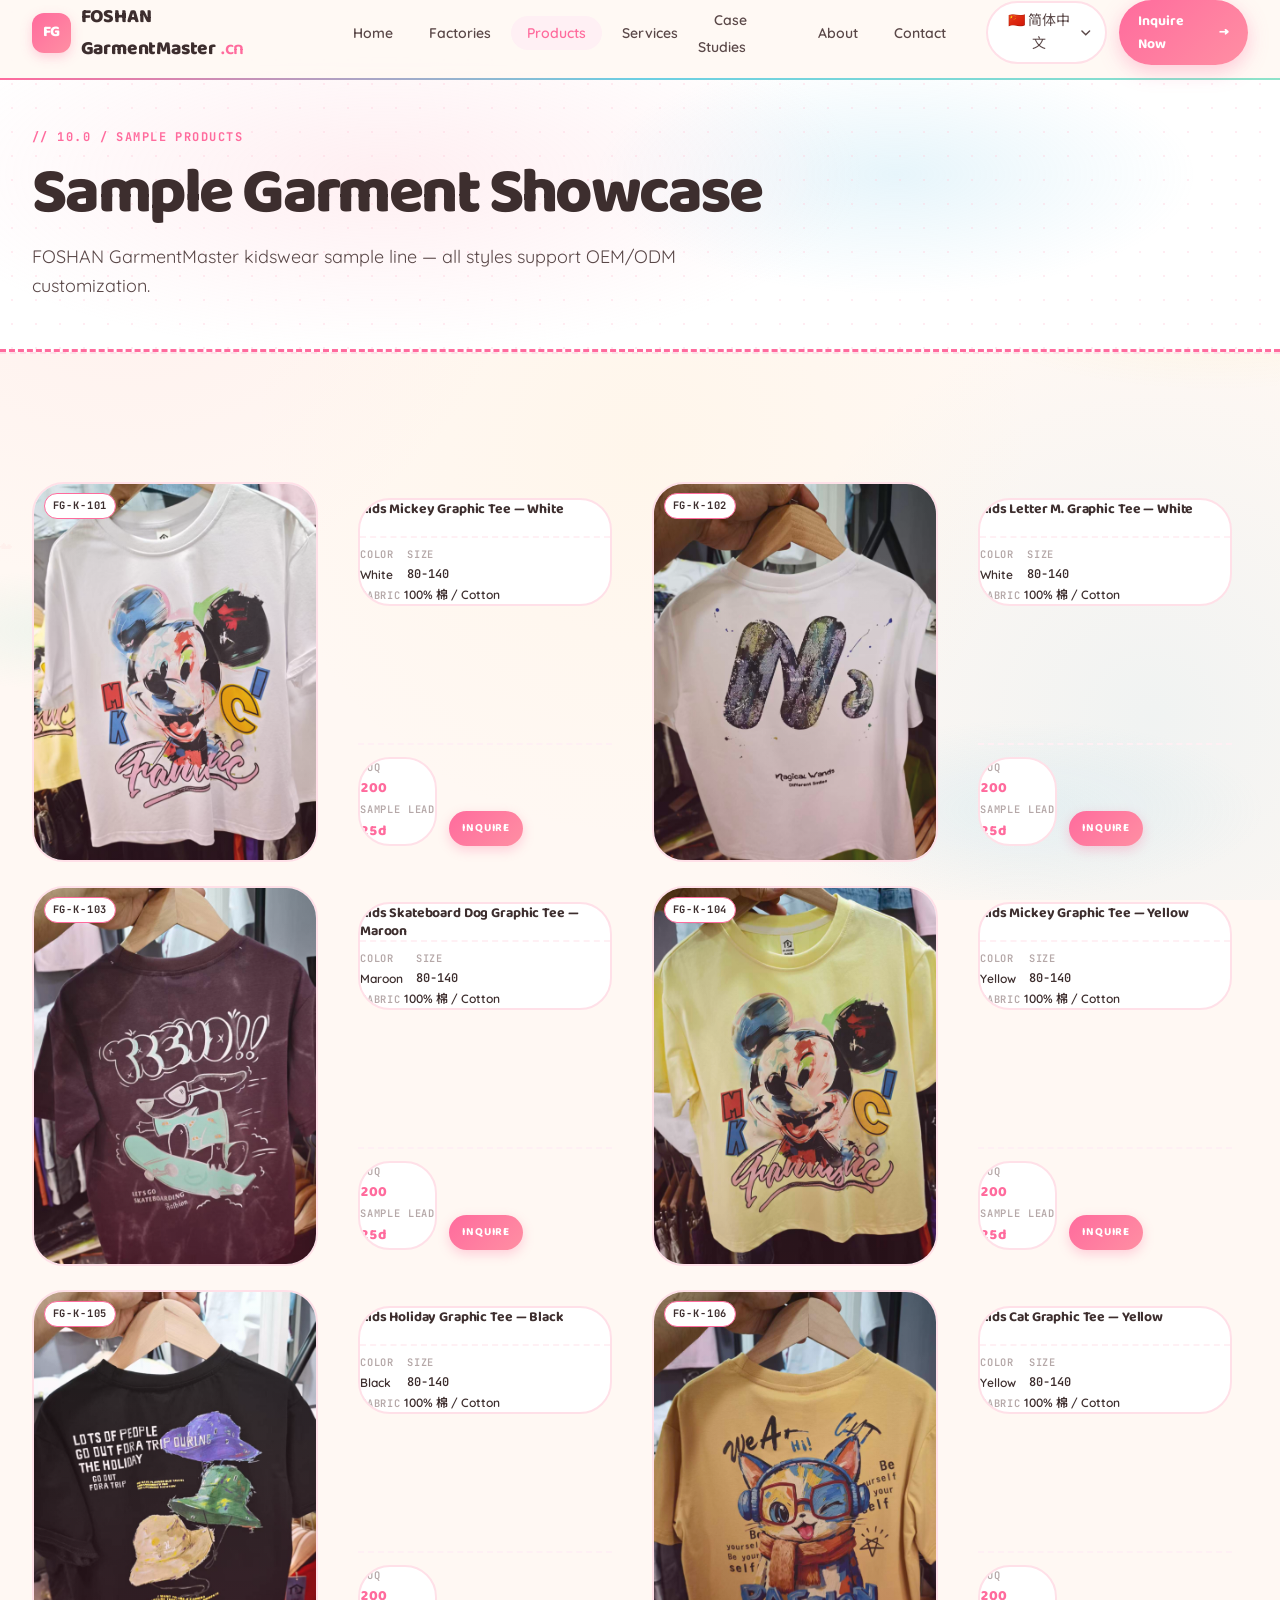
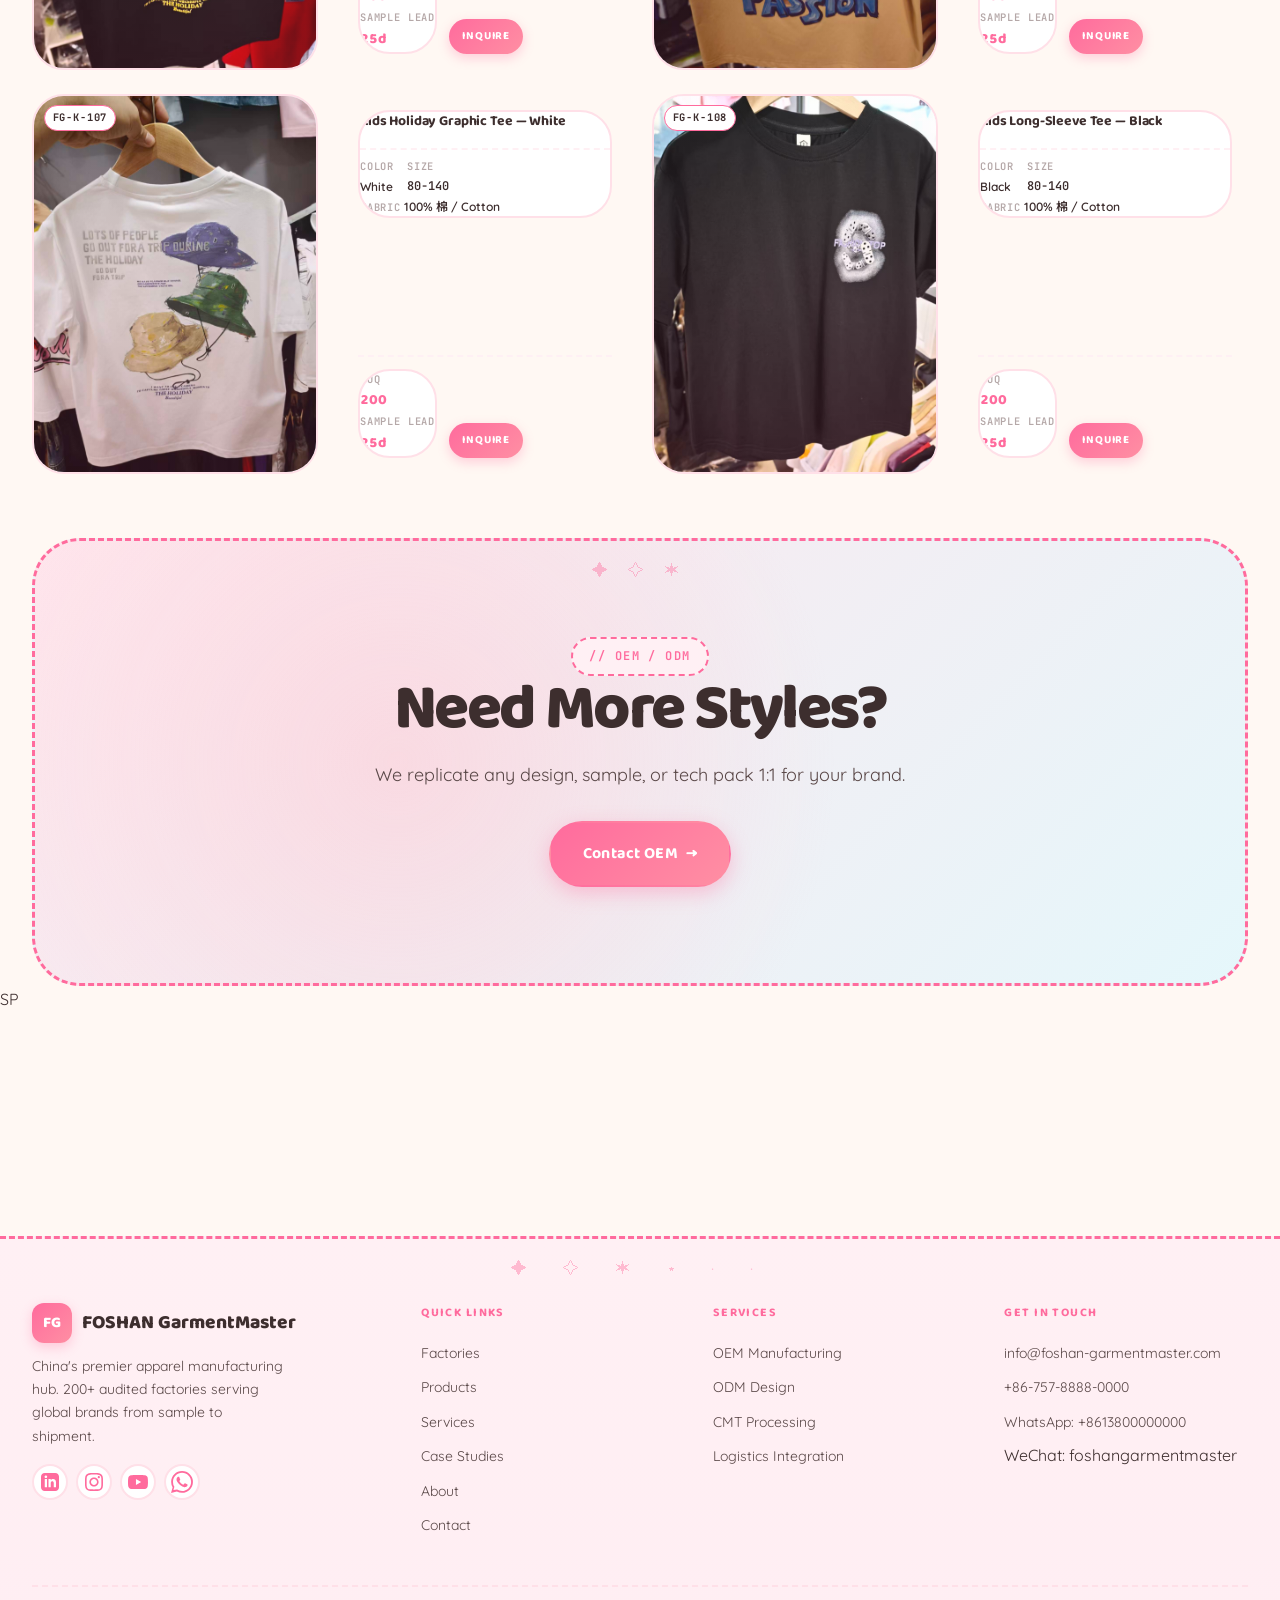
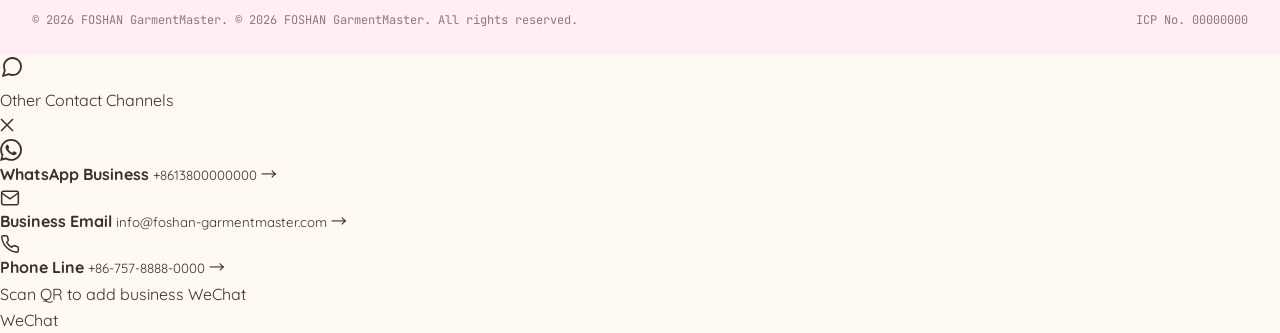
<file: products.html>
<!DOCTYPE html>
<html lang="zh-CN" dir="ltr">
<head>
  <meta charset="UTF-8">
  <meta name="viewport" content="width=device-width, initial-scale=1.0">
  <title data-i18n="products.hero.title" data-i18n-meta="title">样衣产品图 — 佛山衣主</title>
  <meta name="description" data-i18n="products.hero.subtitle" data-i18n-meta="description" content="">

  <link rel="alternate" hreflang="x-default" href="products.html">
  <link rel="icon" type="image/svg+xml" href="data:image/svg+xml,<svg xmlns='http://www.w3.org/2000/svg' viewBox='0 0 32 32'><rect width='32' height='32' fill='%2300e0a4'/><text x='16' y='22' text-anchor='middle' font-family='monospace' font-weight='900' font-size='14' fill='%230a0e14'>FG</text></svg>">

  <link rel="preconnect" href="https://fonts.googleapis.com">
  <link rel="preconnect" href="https://fonts.gstatic.com" crossorigin>
  <link href="https://fonts.googleapis.com/css2?family=Quicksand:wght@400;500;600;700&family=Baloo+2:wght@500;600;700;800&family=JetBrains+Mono:wght@400;500;700&family=Noto+Sans+SC:wght@400;500;700;900&family=Noto+Sans+Arabic:wght@400;500;700;900&display=swap" rel="stylesheet">

  <link rel="stylesheet" href="assets/css/base.css">
  <link rel="stylesheet" href="assets/css/layout.css">
  <link rel="stylesheet" href="assets/css/components.css">
  <link rel="stylesheet" href="assets/css/pages.css">
  <link rel="stylesheet" href="assets/css/rtl.css">
</head>
<body data-page="products">

  <div data-site-header-slot></div>

  <main id="main">

    <section class="page-hero">
      <div class="container">
        <div class="reveal">
          <div class="page-hero__eyebrow" data-i18n="products.hero.eyebrow">// 10.0 / SAMPLE PRODUCTS</div>
          <h1 class="page-hero__title" data-i18n="products.hero.title">样衣产品图</h1>
          <p class="page-hero__subtitle" data-i18n="products.hero.subtitle">FOSHAN GarmentMaster 出品的童装系列样衣 — 全部支持 OEM/ODM 来样定制</p>
        </div>
      </div>
    </section>

    <section>
      <div class="container">
        <div class="product-grid reveal-stagger" data-product-grid>
          <!-- 由 JS 注入 -->
        </div>

        <div class="cta-block mt-8 reveal">
          <span class="section-tag">// OEM / ODM</span>
          <h2 class="cta-block__title" data-i18n="products.cta.title">需要更多款式？</h2>
          <p class="cta-block__lead" data-i18n="products.cta.lead">我们可以按您的设计图、样衣或技术包 1:1 复刻生产。</p>
          <a href="contact.html" class="btn btn--primary btn--lg btn--clip">
            <span data-i18n="products.cta.btn">联系定制</span>
            <span class="arrow">→</span>
          </a>
        </div>
      </div>
      <span class="section-watermark">SP</span>
    </section>

  </main>

  <div data-site-footer-slot></div>

  <script src="assets/i18n/i18n.js" defer></script>
  <script src="assets/js/main.js" defer></script>
  <script>
    (async function() {
      function getLang() { return (window.i18n && window.i18n.getLanguage()) || 'zh-CN'; }
      function pick(o) {
        if (!o) return '';
        if (typeof o === 'string') return o;
        const lang = getLang();
        if (o[lang] !== undefined) return o[lang];
        const b = lang.split('-')[0];
        if (o[b] !== undefined) return o[b];
        if (o.en !== undefined) return o.en;
        return Object.values(o)[0] || '';
      }
      function t(k) { return window.i18n ? window.i18n.t(k) : k; }

      async function render() {
        const res = await fetch('assets/data/products.json');
        const data = await res.json();
        const grid = document.querySelector('[data-product-grid]');
        if (!grid) return;
        grid.innerHTML = data.products.map(p => `
<a class="product-card" href="contact.html?product=${encodeURIComponent(p.code)}">
  <div class="product-card__media">
    <img src="assets/images/products/${p.image}" alt="${pick(p.name)}" loading="lazy" class="product-card__img">
    <div class="product-card__media-overlay"></div>
    <span class="product-card__code mono">${p.code}</span>
  </div>
  <div class="product-card__body">
    <h3 class="product-card__name">${pick(p.name)}</h3>
    <div class="product-card__meta">
      <span class="product-card__meta-item">
        <span class="product-card__meta-label">Color</span>
        <span class="product-card__meta-value">${pick(p.color)}</span>
      </span>
      <span class="product-card__meta-item">
        <span class="product-card__meta-label">Size</span>
        <span class="product-card__meta-value mono">${p.size}</span>
      </span>
    </div>
    <div class="product-card__row">
      <div>
        <span class="product-card__meta-label">Fabric</span>
        <span class="product-card__meta-value">${p.fabric}</span>
      </div>
    </div>
    <div class="product-card__stats">
      <div class="product-card__stat">
        <span class="product-card__meta-label">${t('products.card.moq')}</span>
        <span class="product-card__stat-value mono">${p.moq}</span>
      </div>
      <div class="product-card__stat">
        <span class="product-card__meta-label">${t('products.card.leadTime')}</span>
        <span class="product-card__stat-value mono">${p.leadTime}d</span>
      </div>
      <a href="contact.html?product=${encodeURIComponent(p.code)}" class="product-card__cta">${t('products.card.inquire')}</a>
    </div>
  </div>
</a>`).join('');
        document.dispatchEvent(new CustomEvent('i18n:applied', { detail: { lang: getLang() } }));
      }
      if (window.i18n) render();
      else document.addEventListener('i18n:applied', render, { once: true });
    })();
  </script>
</body>
</html>
</file>
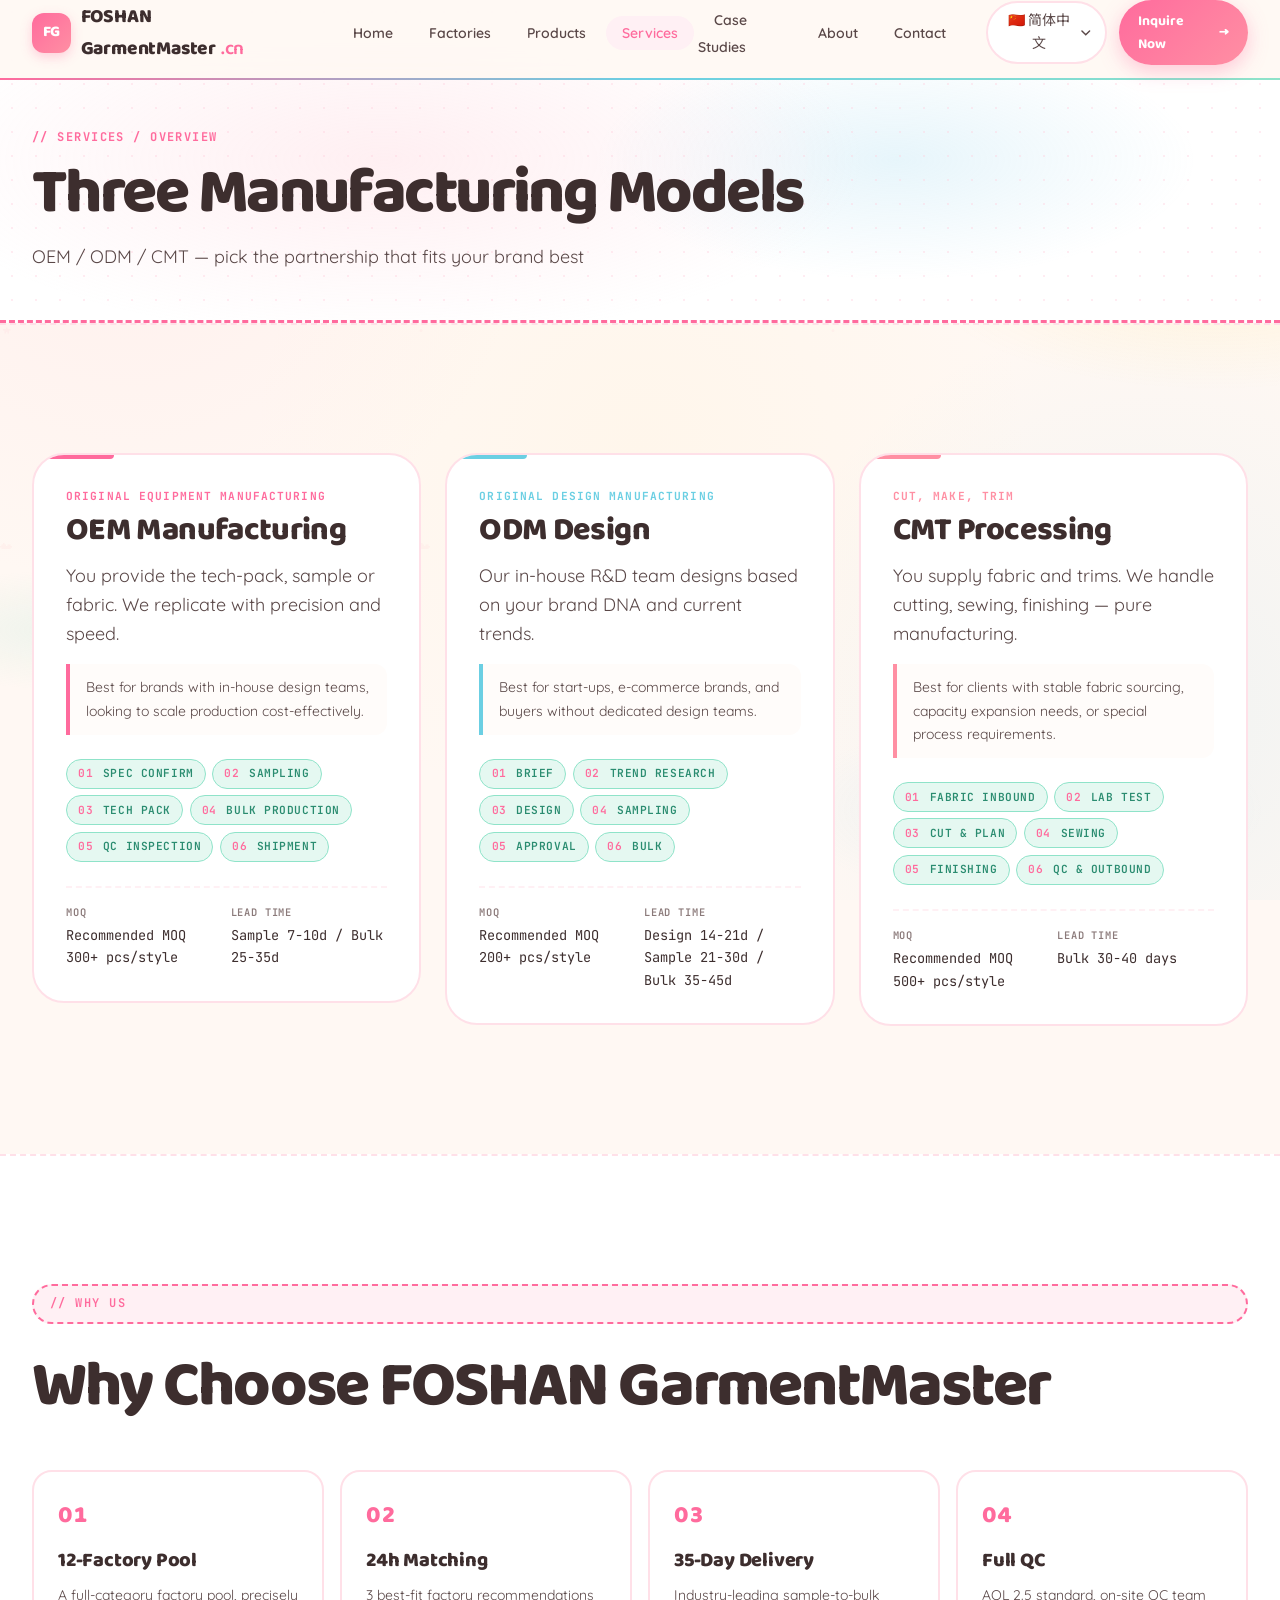
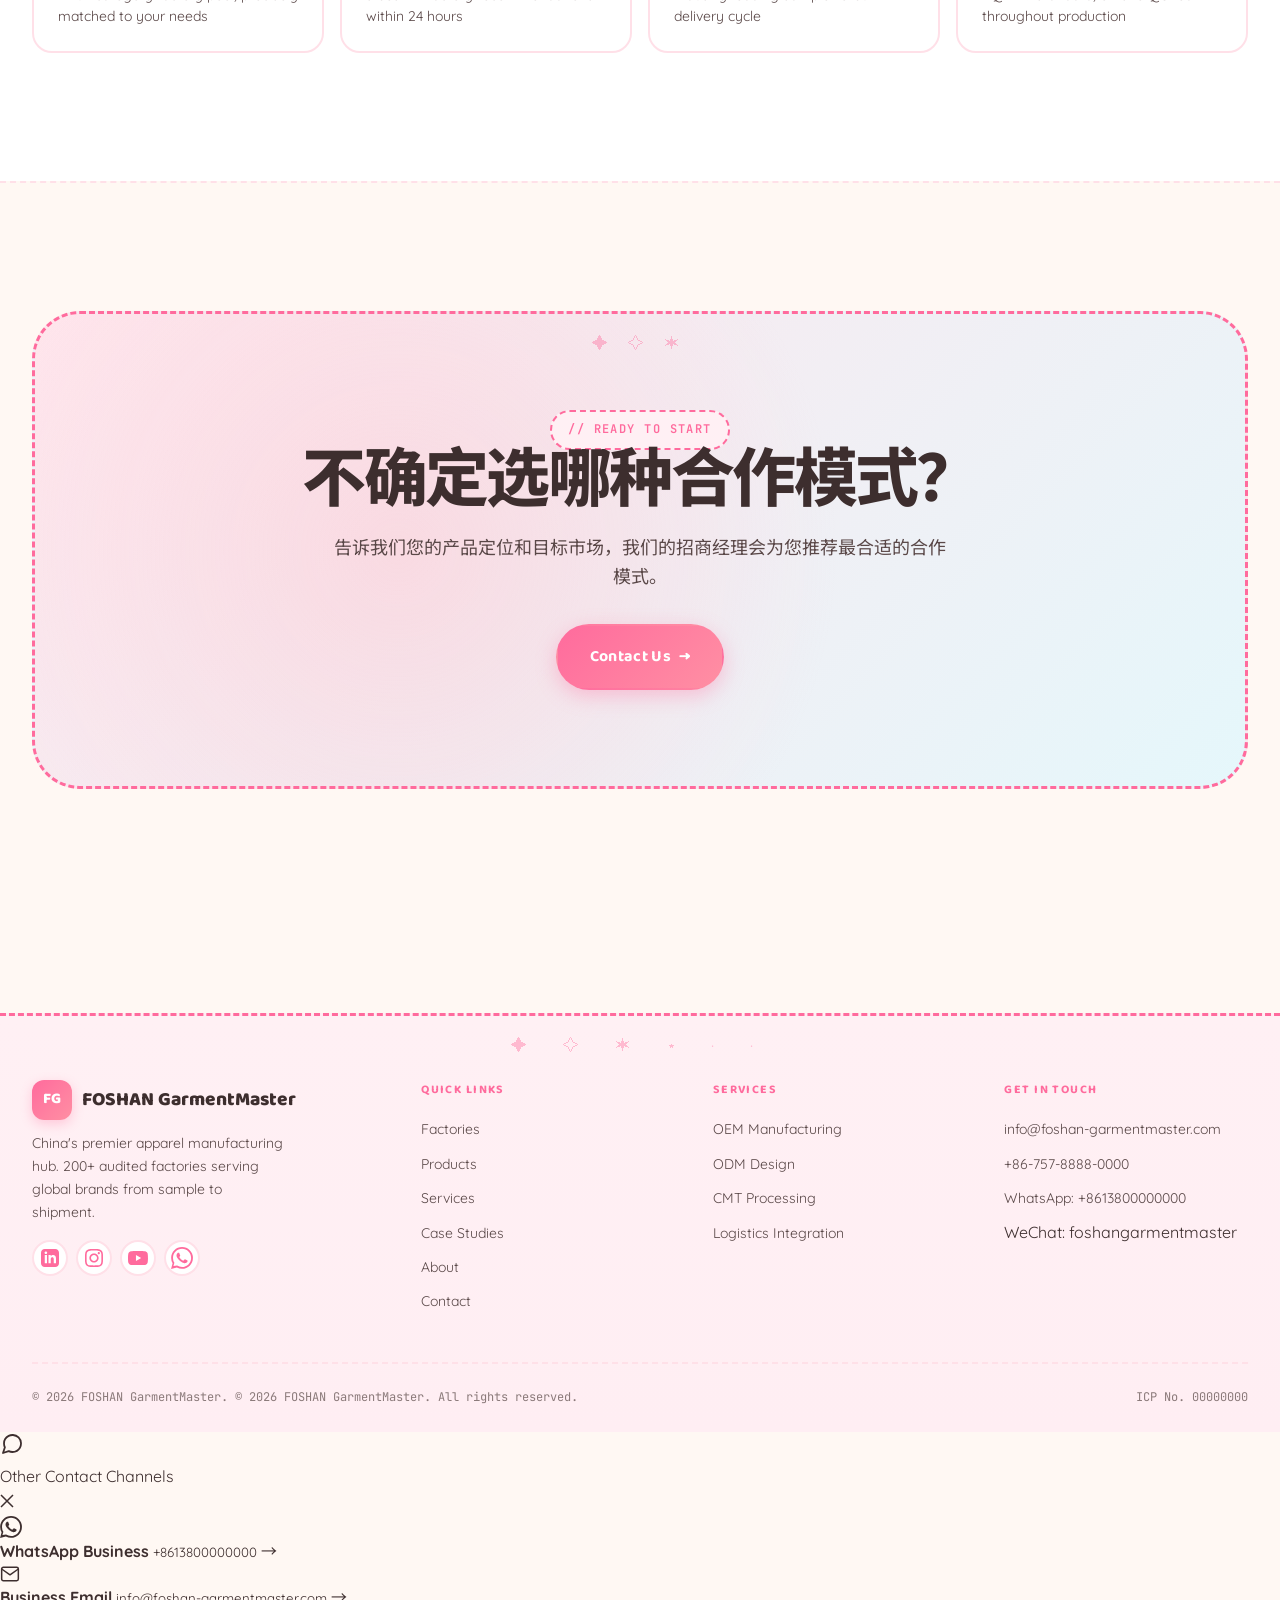
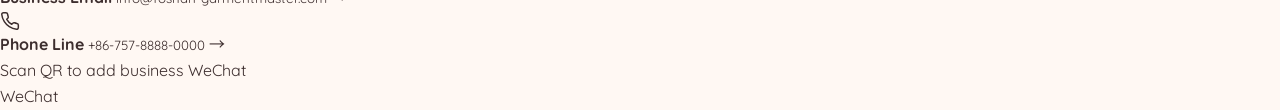
<file: services.html>
<!DOCTYPE html>
<html lang="zh-CN" dir="ltr">
<head>
  <meta charset="UTF-8">
  <meta name="viewport" content="width=device-width, initial-scale=1.0">
  <title data-i18n="services.hero.title" data-i18n-meta="title">加工服务 — 佛山衣主</title>
  <meta name="description" data-i18n="services.hero.subtitle" data-i18n-meta="description" content="">

  <link rel="icon" type="image/svg+xml" href="data:image/svg+xml,<svg xmlns='http://www.w3.org/2000/svg' viewBox='0 0 32 32'><rect width='32' height='32' fill='%2300e0a4'/><text x='16' y='22' text-anchor='middle' font-family='monospace' font-weight='900' font-size='14' fill='%230a0e14'>GF</text></svg>">

  <link rel="preconnect" href="https://fonts.googleapis.com">
  <link rel="preconnect" href="https://fonts.gstatic.com" crossorigin>
  <link href="https://fonts.googleapis.com/css2?family=Quicksand:wght@400;500;600;700&family=Baloo+2:wght@500;600;700;800&family=JetBrains+Mono:wght@400;500;700&family=Noto+Sans+SC:wght@400;500;700;900&family=Noto+Sans+Arabic:wght@400;500;700;900&display=swap" rel="stylesheet">

  <link rel="stylesheet" href="assets/css/base.css">
  <link rel="stylesheet" href="assets/css/layout.css">
  <link rel="stylesheet" href="assets/css/components.css">
  <link rel="stylesheet" href="assets/css/pages.css">
  <link rel="stylesheet" href="assets/css/rtl.css">
</head>
<body data-page="services">

  <div data-site-header-slot></div>

  <main id="main">

    <section class="page-hero">
      <div class="container">
        <div class="reveal">
          <div class="page-hero__eyebrow" data-i18n="services.hero.eyebrow">// SERVICES / OVERVIEW</div>
          <h1 class="page-hero__title" data-i18n="services.hero.title">三大加工合作模式</h1>
          <p class="page-hero__subtitle" data-i18n="services.hero.subtitle">OEM / ODM / CMT — 按需选择最契合的合作方式</p>
        </div>
      </div>
    </section>

    <section>
      <div class="container">
        <div class="grid reveal-stagger">

          <div class="col-4 col-sm-12" id="oem">
            <div class="mode-card mode-card--oem">
              <div class="mode-card__tagline" data-i18n="services.modes.oem.tagline">Original Equipment Manufacturing</div>
              <h2 class="mode-card__title" data-i18n="services.modes.oem.title">OEM 代工</h2>
              <p class="mode-card__lead" data-i18n="services.modes.oem.lead">客户来样/来图/来料，工厂 1:1 复刻生产，专注工艺精度与交付时效。</p>
              <div class="mode-card__suitable" data-i18n="services.modes.oem.suitable">适合拥有自有品牌/设计图纸/样板，需要规模化生产并对成本敏感的品牌方。</div>
              <div class="mode-card__process" data-process-list="oem"></div>
              <div class="mode-card__meta">
                <div class="mode-card__meta-item">
                  <span class="mode-card__meta-label">MOQ</span>
                  <span class="mode-card__meta-value" data-i18n="services.modes.oem.moq">建议 MOQ 300+ 件/款</span>
                </div>
                <div class="mode-card__meta-item">
                  <span class="mode-card__meta-label">Lead Time</span>
                  <span class="mode-card__meta-value" data-i18n="services.modes.oem.leadTime">样衣 7-10 天 / 大货 25-35 天</span>
                </div>
              </div>
            </div>
          </div>

          <div class="col-4 col-sm-12" id="odm">
            <div class="mode-card mode-card--odm">
              <div class="mode-card__tagline" data-i18n="services.modes.odm.tagline">Original Design Manufacturing</div>
              <h2 class="mode-card__title" data-i18n="services.modes.odm.title">ODM 设计</h2>
              <p class="mode-card__lead" data-i18n="services.modes.odm.lead">工厂自有设计研发团队，可结合客户品牌调性 + 当季流行趋势开发新款。</p>
              <div class="mode-card__suitable" data-i18n="services.modes.odm.suitable">适合初创品牌/电商品牌/无设计团队的买手，需要从 0-1 的款式开发服务。</div>
              <div class="mode-card__process" data-process-list="odm"></div>
              <div class="mode-card__meta">
                <div class="mode-card__meta-item">
                  <span class="mode-card__meta-label">MOQ</span>
                  <span class="mode-card__meta-value" data-i18n="services.modes.odm.moq">建议 MOQ 200+ 件/款</span>
                </div>
                <div class="mode-card__meta-item">
                  <span class="mode-card__meta-label">Lead Time</span>
                  <span class="mode-card__meta-value" data-i18n="services.modes.odm.leadTime">设计 14-21 天 / 打样 21-30 天 / 大货 35-45 天</span>
                </div>
              </div>
            </div>
          </div>

          <div class="col-4 col-sm-12" id="cmt">
            <div class="mode-card mode-card--cmt">
              <div class="mode-card__tagline" data-i18n="services.modes.cmt.tagline">Cut, Make, Trim</div>
              <h2 class="mode-card__title" data-i18n="services.modes.cmt.title">CMT 来料</h2>
              <p class="mode-card__lead" data-i18n="services.modes.cmt.lead">客户提供面料 + 辅料，工厂提供裁剪+缝制+后整理的纯加工服务。</p>
              <div class="mode-card__suitable" data-i18n="services.modes.cmt.suitable">适合面料采购渠道稳定的客户/自有工厂需扩充产能/有特殊工艺要求。</div>
              <div class="mode-card__process" data-process-list="cmt"></div>
              <div class="mode-card__meta">
                <div class="mode-card__meta-item">
                  <span class="mode-card__meta-label">MOQ</span>
                  <span class="mode-card__meta-value" data-i18n="services.modes.cmt.moq">建议 MOQ 500+ 件/款</span>
                </div>
                <div class="mode-card__meta-item">
                  <span class="mode-card__meta-label">Lead Time</span>
                  <span class="mode-card__meta-value" data-i18n="services.modes.cmt.leadTime">大货 30-40 天</span>
                </div>
              </div>
            </div>
          </div>

        </div>
      </div>
    </section>

    <section class="surface-1">
      <div class="container">
        <div class="section-head reveal">
          <span class="section-tag" data-i18n="services.advantages.eyebrow">// WHY US</span>
          <h2 class="section-title" data-i18n="services.advantages.title">为什么选择链织</h2>
        </div>
        <div class="advantages-grid reveal-stagger">
          <div class="advantage-item">
            <div class="advantage-item__num mono">01</div>
            <div class="advantage-item__title" data-i18n="services.advantages.items.0.title">200+ 家工厂池</div>
            <div class="advantage-item__desc" data-i18n="services.advantages.items.0.desc">覆盖全品类的工厂池，按需精准匹配</div>
          </div>
          <div class="advantage-item">
            <div class="advantage-item__num mono">02</div>
            <div class="advantage-item__title" data-i18n="services.advantages.items.1.title">24h 推荐</div>
            <div class="advantage-item__desc" data-i18n="services.advantages.items.1.desc">提交需求后 24 小时内推荐 3 家最适工厂</div>
          </div>
          <div class="advantage-item">
            <div class="advantage-item__num mono">03</div>
            <div class="advantage-item__title" data-i18n="services.advantages.items.2.title">35 天打样</div>
            <div class="advantage-item__desc" data-i18n="services.advantages.items.2.desc">行业领先的样衣到首批大货交付周期</div>
          </div>
          <div class="advantage-item">
            <div class="advantage-item__num mono">04</div>
            <div class="advantage-item__title" data-i18n="services.advantages.items.3.title">QC 全程</div>
            <div class="advantage-item__desc" data-i18n="services.advantages.items.3.desc">AQL 2.5 标准，全生产过程驻厂 QC 团队</div>
          </div>
        </div>
      </div>
    </section>

    <section>
      <div class="container">
        <div class="cta-block reveal">
          <span class="section-tag">// READY TO START</span>
          <h2 class="cta-block__title">不确定选哪种合作模式？</h2>
          <p class="cta-block__lead">告诉我们您的产品定位和目标市场，我们的招商经理会为您推荐最合适的合作模式。</p>
          <a href="contact.html" class="btn btn--primary btn--lg btn--clip">
            <span data-i18n="common.contactUs">联系我们</span>
            <span class="arrow">→</span>
          </a>
        </div>
      </div>
    </section>

  </main>

  <div data-site-footer-slot></div>

  <script src="assets/i18n/i18n.js" defer></script>
  <script src="assets/js/main.js" defer></script>
  <script>
    // Process list rendering (depends on i18n)
    function renderProcessLists() {
      const lists = document.querySelectorAll('[data-process-list]');
      lists.forEach(el => {
        const mode = el.getAttribute('data-process-list');
        const items = window.i18n ? window.i18n.t(`services.modes.${mode}.process`) : [];
        const arr = Array.isArray(items) ? items : (typeof items === 'string' && items ? items.split(',') : []);
        el.innerHTML = arr.map((it, i) => `
<span class="tag tag--metal" style="position: relative;">
  <span class="mono" style="color: var(--color-accent); margin-inline-end: 0.3rem;">${String(i + 1).padStart(2, '0')}</span>
  ${it.trim()}
</span>`).join('');
      });
    }
    document.addEventListener('i18n:applied', renderProcessLists);
  </script>
</body>
</html>
</file>
<file: assets/css/base.css>
/* ===================================================================
 * base.css — FOSHAN GarmentMaster 站点基础样式 (儿童主题风格)
 * --------------------------------------------------------------------
 * 设计语言: 温馨、活泼、明亮
 * 主色调: 桃粉 / 薄荷绿 / 蜜桃黄 / 天空蓝 / 奶油白
 * 字体: Baloo 2 (圆体) + Noto Sans SC
 * =================================================================== */

/* ---------- CSS Reset (modern minimal) ---------- */
*,
*::before,
*::after {
  box-sizing: border-box;
  margin: 0;
  padding: 0;
}

html {
  -webkit-text-size-adjust: 100%;
  -webkit-font-smoothing: antialiased;
  -moz-osx-font-smoothing: grayscale;
  text-rendering: optimizeLegibility;
  scroll-behavior: smooth;
  scroll-padding-top: 80px;
}

body {
  min-height: 100vh;
  line-height: 1.65;
  font-family: var(--font-body);
  font-size: 16px;
  color: var(--color-text);
  background-color: var(--color-bg);
  background-image:
    radial-gradient(circle at 10% 20%, rgba(255, 192, 203, 0.15) 0%, transparent 30%),
    radial-gradient(circle at 90% 80%, rgba(135, 206, 235, 0.12) 0%, transparent 30%),
    radial-gradient(circle at 50% 50%, rgba(255, 223, 142, 0.08) 0%, transparent 50%);
  background-attachment: fixed;
  overflow-x: hidden;
}

img,
picture,
video,
canvas,
svg {
  display: block;
  max-width: 100%;
  height: auto;
}

button,
input,
select,
textarea {
  font: inherit;
  color: inherit;
}

button {
  background: none;
  border: 0;
  cursor: pointer;
}

a {
  color: inherit;
  text-decoration: none;
  transition: color 0.2s ease;
}

ul,
ol {
  list-style: none;
}

h1,
h2,
h3,
h4,
h5,
h6 {
  font-weight: 800;
  line-height: 1.15;
  letter-spacing: -0.02em;
}

/* ---------- CSS Variables (Kids Theme Design Tokens) ---------- */
:root {
  /* 明亮柔和配色 */
  --color-bg: #FFF8F3;                    /* 奶油白背景 */
  --color-bg-2: #FFFFFF;                  /* 卡片白 */
  --color-bg-3: #FFEEF3;                  /* 浅粉卡片 */
  --color-bg-elev: #F7F2EC;

  --color-text: #3D2E2E;                  /* 深棕文字 */
  --color-text-2: #5A4848;
  --color-text-mute: #8B7A7A;
  --color-text-dim: #B5A8A8;

  --color-border: #FFE0E8;                /* 浅粉边框 */
  --color-border-soft: #FFF0F4;

  /* 主题色：4 色糖果色调 */
  --color-primary: #FF6B9D;               /* 桃粉主色 */
  --color-primary-dark: #E5508A;
  --color-secondary: #6BCFE3;             /* 天空蓝 */
  --color-mint: #8FE3C9;                  /* 薄荷绿 */
  --color-yellow: #FFD93D;                /* 蜜糖黄 */
  --color-coral: #FF8FA3;                 /* 珊瑚粉 */
  --color-lavender: #C9B1FF;               /* 薰衣草紫 */

  /* 主题色引用别名（与现有 CSS 兼容）*/
  --color-accent: var(--color-primary);
  --color-accent-2: var(--color-coral);
  --color-cool: var(--color-secondary);

  /* 字体：圆润活泼 */
  --font-body: "Quicksand", "Noto Sans SC", -apple-system, BlinkMacSystemFont,
    "Segoe UI", "PingFang SC", "Microsoft YaHei", sans-serif;
  --font-display: "Baloo 2", "Quicksand", "Noto Sans SC", sans-serif;
  --font-mono: "JetBrains Mono", "Fira Code", monospace;

  /* 字号 */
  --fs-xs: 0.75rem;
  --fs-sm: 0.875rem;
  --fs-base: 1rem;
  --fs-md: 1.125rem;
  --fs-lg: 1.25rem;
  --fs-xl: 1.5rem;
  --fs-2xl: 2rem;
  --fs-3xl: 2.5rem;
  --fs-4xl: clamp(2rem, 4vw, 3.25rem);
  --fs-5xl: clamp(2.5rem, 5vw, 4rem);
  --fs-hero: clamp(2.5rem, 7vw, 5.5rem);
  --fs-mega: clamp(3rem, 12vw, 10rem);

  /* 间距 */
  --space-1: 0.25rem;
  --space-2: 0.5rem;
  --space-3: 0.75rem;
  --space-4: 1rem;
  --space-5: 1.5rem;
  --space-6: 2rem;
  --space-7: 3rem;
  --space-8: 4rem;
  --space-9: 6rem;
  --space-10: 8rem;

  /* 布局 */
  --container: 1320px;
  --container-narrow: 960px;
  --container-wide: 1480px;
  --gutter: clamp(1rem, 3vw, 2rem);
  --header-h: 80px;

  /* 圆角（更圆润）*/
  --radius-xs: 6px;
  --radius-sm: 12px;
  --radius-md: 20px;
  --radius-lg: 32px;
  --radius-xl: 48px;
  --radius-pill: 999px;

  /* 阴影（柔和）*/
  --shadow-sm: 0 4px 8px rgba(255, 107, 157, 0.08);
  --shadow-md: 0 8px 24px rgba(255, 107, 157, 0.12);
  --shadow-lg: 0 16px 40px rgba(255, 107, 157, 0.18);
  --shadow-cute: 0 6px 0 0 rgba(255, 107, 157, 0.2);
  --shadow-glow: 0 0 24px rgba(255, 107, 157, 0.3);

  /* 动效 */
  --ease-out: cubic-bezier(0.34, 1.56, 0.64, 1);  /* 弹性回弹 */
  --ease-bounce: cubic-bezier(0.68, -0.55, 0.265, 1.55);
  --t-fast: 180ms;
  --t-base: 280ms;
  --t-slow: 480ms;

  /* 背景图案 (点状波点) */
  --bg-dots: radial-gradient(circle, #FFD0DE 1px, transparent 1.5px);
  --bg-dots-size: 24px 24px;
}

/* ---------- Selection ---------- */
::selection {
  background: var(--color-primary);
  color: #fff;
}

/* ---------- Scrollbar ---------- */
::-webkit-scrollbar { width: 12px; height: 12px; }
::-webkit-scrollbar-track { background: #FFF0F4; }
::-webkit-scrollbar-thumb {
  background: linear-gradient(180deg, var(--color-primary), var(--color-coral));
  border-radius: var(--radius-pill);
  border: 3px solid #FFF0F4;
}
::-webkit-scrollbar-thumb:hover {
  background: linear-gradient(180deg, var(--color-primary-dark), var(--color-primary));
}

/* ---------- 浮动的童趣背景装饰 (云朵+星星) ---------- */
body::before {
  content: "✦ ✧ ✶ ⋆ · · ☁︎ ☁︎";
  position: fixed;
  inset: 0;
  z-index: -1;
  font-size: 1.5rem;
  color: rgba(255, 192, 203, 0.25);
  word-spacing: 200px;
  letter-spacing: 100px;
  line-height: 220px;
  pointer-events: none;
  user-select: none;
  white-space: pre-wrap;
  overflow: hidden;
  font-family: serif;
  opacity: 0.5;
}

body::after {
  content: "";
  position: fixed;
  inset: 0;
  z-index: -1;
  background:
    radial-gradient(ellipse 600px 200px at 20% 10%, rgba(255, 192, 203, 0.18), transparent 60%),
    radial-gradient(ellipse 400px 150px at 80% 90%, rgba(135, 206, 235, 0.15), transparent 60%),
    radial-gradient(ellipse 500px 200px at 95% 30%, rgba(255, 217, 61, 0.12), transparent 60%),
    radial-gradient(ellipse 300px 100px at 5% 70%, rgba(143, 227, 201, 0.15), transparent 60%);
  pointer-events: none;
}

/* ---------- Container ---------- */
.container {
  max-width: var(--container);
  margin-inline: auto;
  padding-inline: var(--gutter);
}
.container--narrow {
  max-width: var(--container-narrow);
}
.container--wide {
  max-width: var(--container-wide);
}

.mono {
  font-family: var(--font-mono);
  font-feature-settings: "tnum" 1;
}

.muted { color: var(--color-text-mute); }
.dim { color: var(--color-text-dim); }

.accent { color: var(--color-primary); }
.accent-2 { color: var(--color-coral); }
.cool { color: var(--color-secondary); }

/* ---------- Section heading (圆角+糖果) ---------- */
.section-tag {
  display: inline-flex;
  align-items: center;
  gap: 0.5rem;
  font-family: var(--font-mono);
  font-size: var(--fs-xs);
  font-weight: 600;
  color: var(--color-primary);
  text-transform: uppercase;
  letter-spacing: 0.12em;
  padding: 0.5rem 1rem;
  border: 2px dashed var(--color-primary);
  border-radius: var(--radius-pill);
  background: #FFF0F4;
}

.section-title {
  font-family: var(--font-display);
  font-size: var(--fs-5xl);
  font-weight: 800;
  line-height: 1.1;
  letter-spacing: -0.03em;
  color: var(--color-text);
  margin-block-start: var(--space-4);
}

.section-title .accent {
  display: inline-block;
  position: relative;
  color: var(--color-primary);
  background: linear-gradient(135deg, var(--color-primary), var(--color-coral));
  -webkit-background-clip: text;
  -webkit-text-fill-color: transparent;
  background-clip: text;
}

.section-lead {
  font-size: var(--fs-md);
  color: var(--color-text-2);
  max-width: 60ch;
  margin-block-start: var(--space-4);
  line-height: 1.6;
}

/* ---------- Big background watermark (粉嫩) ---------- */
.bg-mark {
  position: absolute;
  font-family: var(--font-display);
  font-size: var(--fs-mega);
  font-weight: 900;
  color: var(--color-primary);
  opacity: 0.04;
  letter-spacing: -0.05em;
  pointer-events: none;
  user-select: none;
  z-index: 0;
  line-height: 0.85;
}

/* ---------- Section spacing ---------- */
section {
  position: relative;
  padding-block: clamp(4rem, 10vw, 8rem);
}
section + section {
  border-top: 2px dashed var(--color-border);
}

/* ---------- Decorative corner brackets ---------- */
.brackets {
  position: relative;
}
.brackets::before,
.brackets::after {
  content: "";
  position: absolute;
  width: 16px;
  height: 16px;
  border: 3px solid var(--color-primary);
  border-radius: 4px;
  opacity: 0.4;
  transition: opacity var(--t-base) var(--ease-out);
}
.brackets::before {
  top: -4px; left: -4px;
  border-right: 0;
  border-bottom: 0;
}
.brackets::after {
  bottom: -4px; right: -4px;
  border-left: 0;
  border-top: 0;
}
.brackets:hover::before,
.brackets:hover::after { opacity: 1; }

/* Reusable: data-id corner label */
.id-tag {
  position: absolute;
  top: 0.5rem;
  inset-inline-start: 0.5rem;
  font-family: var(--font-mono);
  font-size: 0.65rem;
  color: var(--color-text-dim);
  letter-spacing: 0.1em;
  z-index: 2;
}

.hr {
  height: 1px;
  background: linear-gradient(90deg, transparent, var(--color-border) 20%, var(--color-border) 80%, transparent);
  border: 0;
  margin-block: var(--space-7);
}

.skeleton {
  background: linear-gradient(90deg, var(--color-bg-3) 0%, #FFE8F0 50%, var(--color-bg-3) 100%);
  background-size: 200% 100%;
  animation: skeleton-shimmer 1.4s ease-in-out infinite;
  border-radius: var(--radius-md);
}
@keyframes skeleton-shimmer {
  0% { background-position: 200% 0; }
  100% { background-position: -200% 0; }
}

.visually-hidden {
  position: absolute !important;
  width: 1px;
  height: 1px;
  padding: 0;
  margin: -1px;
  overflow: hidden;
  clip: rect(0, 0, 0, 0);
  white-space: nowrap;
  border: 0;
}

:focus-visible {
  outline: 3px dashed var(--color-primary);
  outline-offset: 3px;
  border-radius: var(--radius-xs);
}

.reveal {
  opacity: 0;
  transform: translateY(20px);
  transition: opacity 0.7s var(--ease-out), transform 0.7s var(--ease-out);
}
.reveal.is-visible {
  opacity: 1;
  transform: translateY(0);
}

.reveal-stagger > * {
  opacity: 0;
  transform: translateY(16px);
  transition: opacity 0.6s var(--ease-out), transform 0.6s var(--ease-out);
}
.reveal-stagger.is-visible > * {
  opacity: 1;
  transform: translateY(0);
}
.reveal-stagger.is-visible > *:nth-child(1) { transition-delay: 0.05s; }
.reveal-stagger.is-visible > *:nth-child(2) { transition-delay: 0.10s; }
.reveal-stagger.is-visible > *:nth-child(3) { transition-delay: 0.15s; }
.reveal-stagger.is-visible > *:nth-child(4) { transition-delay: 0.20s; }
.reveal-stagger.is-visible > *:nth-child(5) { transition-delay: 0.25s; }
.reveal-stagger.is-visible > *:nth-child(6) { transition-delay: 0.30s; }
.reveal-stagger.is-visible > *:nth-child(7) { transition-delay: 0.35s; }
.reveal-stagger.is-visible > *:nth-child(8) { transition-delay: 0.40s; }

@media print {
  body {
    background: white;
    color: black;
  }
}

@media (prefers-reduced-motion: reduce) {
  *,
  *::before,
  *::after {
    animation-duration: 0.01ms !important;
    animation-iteration-count: 1 !important;
    transition-duration: 0.01ms !important;
    scroll-behavior: auto !important;
  }
}
</file>
<file: assets/css/layout.css>
/* ===================================================================
 * layout.css — Grid, container, spacing utilities
 * =================================================================== */

/* ---------- Grid System (12 cols) ---------- */
.grid {
  display: grid;
  grid-template-columns: repeat(12, 1fr);
  gap: var(--space-5);
}

.grid--gap-sm { gap: var(--space-4); }
.grid--gap-lg { gap: var(--space-6); }

.col-1  { grid-column: span 1; }
.col-2  { grid-column: span 2; }
.col-3  { grid-column: span 3; }
.col-4  { grid-column: span 4; }
.col-5  { grid-column: span 5; }
.col-6  { grid-column: span 6; }
.col-7  { grid-column: span 7; }
.col-8  { grid-column: span 8; }
.col-9  { grid-column: span 9; }
.col-10 { grid-column: span 10; }
.col-11 { grid-column: span 11; }
.col-12 { grid-column: span 12; }

/* Asymmetric: span from col X */
.col-start-1 { grid-column-start: 1; }
.col-start-2 { grid-column-start: 2; }
.col-start-3 { grid-column-start: 3; }
.col-start-4 { grid-column-start: 4; }
.col-start-5 { grid-column-start: 5; }
.col-start-6 { grid-column-start: 6; }
.col-start-7 { grid-column-start: 7; }
.col-start-8 { grid-column-start: 8; }

@media (max-width: 991.98px) {
  .col-md-1  { grid-column: span 1; }
  .col-md-2  { grid-column: span 2; }
  .col-md-3  { grid-column: span 3; }
  .col-md-4  { grid-column: span 4; }
  .col-md-5  { grid-column: span 5; }
  .col-md-6  { grid-column: span 6; }
  .col-md-7  { grid-column: span 7; }
  .col-md-8  { grid-column: span 8; }
  .col-md-9  { grid-column: span 9; }
  .col-md-10 { grid-column: span 10; }
  .col-md-11 { grid-column: span 11; }
  .col-md-12 { grid-column: span 12; }
  .col-md-start-1 { grid-column-start: 1; }
  .col-md-start-2 { grid-column-start: 2; }
  .col-md-start-3 { grid-column-start: 3; }
}

@media (max-width: 767.98px) {
  .grid {
    gap: var(--space-4);
  }
  .col-sm-1  { grid-column: span 1; }
  .col-sm-2  { grid-column: span 2; }
  .col-sm-3  { grid-column: span 3; }
  .col-sm-4  { grid-column: span 4; }
  .col-sm-6  { grid-column: span 6; }
  .col-sm-12 { grid-column: span 12; }
  .col-sm-start-1 { grid-column-start: 1; }
}

/* ---------- Flex helpers ---------- */
.flex { display: flex; }
.flex-col { display: flex; flex-direction: column; }
.flex-wrap { flex-wrap: wrap; }
.items-center { align-items: center; }
.items-start { align-items: flex-start; }
.items-end { align-items: flex-end; }
.justify-between { justify-content: space-between; }
.justify-center { justify-content: center; }
.justify-end { justify-content: flex-end; }
.gap-1 { gap: var(--space-1); }
.gap-2 { gap: var(--space-2); }
.gap-3 { gap: var(--space-3); }
.gap-4 { gap: var(--space-4); }
.gap-5 { gap: var(--space-5); }
.gap-6 { gap: var(--space-6); }

/* ---------- Stack (vertical rhythm) ---------- */
.stack > * + * { margin-block-start: var(--stack-gap, 1rem); }
.stack-2 { --stack-gap: 0.5rem; }
.stack-3 { --stack-gap: 0.75rem; }
.stack-4 { --stack-gap: 1rem; }
.stack-5 { --stack-gap: 1.5rem; }
.stack-6 { --stack-gap: 2rem; }
.stack-7 { --stack-gap: 3rem; }

/* ---------- Spacing utilities ---------- */
.mt-1 { margin-top: var(--space-1); }
.mt-2 { margin-top: var(--space-2); }
.mt-3 { margin-top: var(--space-3); }
.mt-4 { margin-top: var(--space-4); }
.mt-5 { margin-top: var(--space-5); }
.mt-6 { margin-top: var(--space-6); }
.mt-7 { margin-top: var(--space-7); }
.mt-8 { margin-top: var(--space-8); }

.mb-1 { margin-bottom: var(--space-1); }
.mb-2 { margin-bottom: var(--space-2); }
.mb-3 { margin-bottom: var(--space-3); }
.mb-4 { margin-bottom: var(--space-4); }
.mb-5 { margin-bottom: var(--space-5); }
.mb-6 { margin-bottom: var(--space-6); }
.mb-7 { margin-bottom: var(--space-7); }
.mb-8 { margin-bottom: var(--space-8); }

.py-4 { padding-block: var(--space-4); }
.py-5 { padding-block: var(--space-5); }
.py-6 { padding-block: var(--space-6); }
.py-7 { padding-block: var(--space-7); }
.py-8 { padding-block: var(--space-8); }

.px-4 { padding-inline: var(--space-4); }
.px-5 { padding-inline: var(--space-5); }
.px-6 { padding-inline: var(--space-6); }

/* ---------- Text helpers ---------- */
.text-center { text-align: center; }
.text-left { text-align: left; }
.text-right { text-align: right; }

@media (max-width: 767.98px) {
  .sm\:text-center { text-align: center; }
  .sm\:text-left { text-align: left; }
}

.text-xs { font-size: var(--fs-xs); }
.text-sm { font-size: var(--fs-sm); }
.text-base { font-size: var(--fs-base); }
.text-md { font-size: var(--fs-md); }
.text-lg { font-size: var(--fs-lg); }
.text-xl { font-size: var(--fs-xl); }
.text-2xl { font-size: var(--fs-2xl); }
.text-3xl { font-size: var(--fs-3xl); }
.text-4xl { font-size: var(--fs-4xl); }
.text-hero { font-size: var(--fs-hero); }

.font-mono { font-family: var(--font-mono); }
.font-bold { font-weight: 700; }
.font-black { font-weight: 900; }

.truncate {
  white-space: nowrap;
  overflow: hidden;
  text-overflow: ellipsis;
}

/* ---------- Display helpers ---------- */
.hidden { display: none; }
.block { display: block; }
.inline-block { display: inline-block; }

@media (max-width: 767.98px) {
  .sm\:hidden { display: none; }
}
@media (min-width: 768px) {
  .sm\:show { display: none; }
}

/* ---------- Section header layout ---------- */
.section-head {
  display: flex;
  flex-direction: column;
  gap: var(--space-3);
  margin-block-end: var(--space-7);
  position: relative;
  z-index: 1;
}

.section-head--center {
  align-items: center;
  text-align: center;
}

.section-head--center .section-lead {
  margin-inline: auto;
}

@media (min-width: 992px) {
  .section-head--row {
    flex-direction: row;
    align-items: flex-end;
    justify-content: space-between;
  }
  .section-head--row .section-lead {
    max-width: 40ch;
  }
}

/* ---------- Two-col hero layout ---------- */
.split {
  display: grid;
  grid-template-columns: 1fr;
  gap: var(--space-6);
  align-items: center;
}

@media (min-width: 992px) {
  .split {
    grid-template-columns: 7fr 5fr;
    gap: var(--space-8);
  }
  .split--reverse {
    grid-template-columns: 5fr 7fr;
  }
  .split--equal {
    grid-template-columns: 1fr 1fr;
  }
}

/* ---------- Stat / KPI row ---------- */
.stat-row {
  display: grid;
  grid-template-columns: repeat(auto-fit, minmax(200px, 1fr));
  gap: 1px;
  background: var(--color-border-soft);
  border: 1px solid var(--color-border-soft);
}

.stat-cell {
  padding: var(--space-6) var(--space-5);
  background: var(--color-bg-2);
  position: relative;
  transition: background var(--t-base) var(--ease-out);
}
.stat-cell:hover {
  background: var(--color-bg-3);
}
.stat-cell__num {
  font-family: var(--font-mono);
  font-size: clamp(2.25rem, 4vw, 3.5rem);
  font-weight: 700;
  color: var(--color-accent);
  line-height: 1;
  letter-spacing: -0.02em;
  margin-block-end: var(--space-2);
}
.stat-cell__num-suffix {
  color: var(--color-text-2);
  font-size: 0.6em;
  margin-inline-start: 0.2em;
  font-weight: 500;
}
.stat-cell__label {
  font-family: var(--font-mono);
  font-size: var(--fs-xs);
  text-transform: uppercase;
  letter-spacing: 0.1em;
  color: var(--color-text-mute);
}

/* ---------- Aspect ratio helpers ---------- */
.ratio-1-1 { aspect-ratio: 1 / 1; }
.ratio-4-3 { aspect-ratio: 4 / 3; }
.ratio-3-2 { aspect-ratio: 3 / 2; }
.ratio-16-9 { aspect-ratio: 16 / 9; }
.ratio-21-9 { aspect-ratio: 21 / 9; }

/* ---------- Visually separate blocks ---------- */
.surface-1 { background: var(--color-bg-2); }
.surface-2 { background: var(--color-bg-3); }
.surface-3 {
  background:
    linear-gradient(180deg, transparent, rgba(0, 224, 164, 0.02) 50%, transparent),
    var(--color-bg-2);
}
</file>
<file: assets/css/components.css>
/* ===================================================================
 * components.css — 儿童主题风格组件样式
 * =================================================================== */

/* ---------- Header / Top Nav (糖果色) ---------- */
.site-header {
  position: fixed;
  top: 0;
  left: 0;
  right: 0;
  z-index: 100;
  height: var(--header-h);
  background: rgba(255, 248, 243, 0.85);
  backdrop-filter: blur(16px);
  -webkit-backdrop-filter: blur(16px);
  border-bottom: 2px solid transparent;
  border-image: linear-gradient(90deg, var(--color-primary), var(--color-secondary), var(--color-mint)) 1;
  transition: background var(--t-base) var(--ease-out);
}

.site-header.is-scrolled {
  background: rgba(255, 248, 243, 0.95);
  box-shadow: 0 4px 20px rgba(255, 107, 157, 0.1);
}

.nav {
  display: flex;
  align-items: center;
  justify-content: space-between;
  height: 100%;
  gap: var(--space-5);
}

.nav__logo {
  display: flex;
  align-items: center;
  gap: 0.6rem;
  font-family: var(--font-display);
  font-weight: 800;
  font-size: 1.2rem;
  letter-spacing: -0.01em;
  color: var(--color-text);
  text-transform: none;
}

.nav__logo-mark {
  width: 40px;
  height: 40px;
  display: grid;
  place-items: center;
  background: linear-gradient(135deg, var(--color-primary), var(--color-coral));
  color: #fff;
  font-family: var(--font-display);
  font-weight: 800;
  font-size: 0.95rem;
  border-radius: 12px;
  box-shadow: 0 4px 12px rgba(255, 107, 157, 0.3);
  letter-spacing: -0.02em;
}

.nav__logo-text {
  color: var(--color-text);
  font-weight: 800;
}
.nav__logo-text--dim {
  color: var(--color-primary);
  margin-inline-start: 0.3rem;
  font-weight: 600;
}

.nav__menu {
  display: flex;
  align-items: center;
  gap: 0.25rem;
  margin-inline: auto;
}

.nav__link {
  position: relative;
  padding: 0.5rem 1rem;
  font-size: var(--fs-sm);
  font-weight: 600;
  color: var(--color-text-2);
  border-radius: var(--radius-pill);
  transition: all var(--t-fast) var(--ease-out);
}
.nav__link:hover,
.nav__link.is-active {
  color: var(--color-primary);
  background: #FFF0F4;
}
.nav__link::before {
  display: none;
}

.nav__actions {
  display: flex;
  align-items: center;
  gap: var(--space-3);
}

.nav__cta {
  padding: 0.6rem 1.2rem;
  font-family: var(--font-display);
  font-size: var(--fs-sm);
  font-weight: 700;
  text-transform: none;
  background: linear-gradient(135deg, var(--color-primary), var(--color-coral));
  color: #fff;
  border-radius: var(--radius-pill);
  box-shadow: 0 6px 20px rgba(255, 107, 157, 0.35);
  display: inline-flex;
  align-items: center;
  gap: 0.4rem;
  transition: all var(--t-base) var(--ease-out);
}
.nav__cta:hover {
  transform: translateY(-2px) scale(1.05);
  box-shadow: 0 8px 24px rgba(255, 107, 157, 0.5);
  color: #fff;
}
.nav__cta::after {
  content: "→";
  font-weight: 700;
  transition: transform var(--t-base) var(--ease-out);
}
.nav__cta:hover::after { transform: translateX(3px); }

.nav__toggle {
  display: none;
  width: 40px;
  height: 40px;
  border: 2px solid var(--color-border);
  border-radius: 12px;
  align-items: center;
  justify-content: center;
  color: var(--color-primary);
  background: #FFF0F4;
}

@media (max-width: 991.98px) {
  .nav__menu {
    position: fixed;
    inset: var(--header-h) 0 0 0;
    flex-direction: column;
    align-items: stretch;
    background: var(--color-bg);
    border-top: 2px dashed var(--color-border);
    padding: var(--space-5) var(--gutter);
    transform: translateX(100%);
    transition: transform var(--t-base) var(--ease-out);
    z-index: 99;
  }
  .nav__menu.is-open {
    transform: translateX(0);
  }
  .nav__link {
    padding: 1rem 0;
    font-size: var(--fs-md);
    border-bottom: 1px dashed var(--color-border);
  }
  .nav__link::before { display: none; }
  .nav__toggle { display: inline-flex; }
  .nav__cta--mobile { display: inline-flex; }
  .nav__cta--desktop { display: none; }
}

/* ---------- Language Switcher (糖果色) ---------- */
.lang-switcher {
  position: relative;
}

.lang-switcher__btn {
  display: inline-flex;
  align-items: center;
  gap: 0.4rem;
  padding: 0.4rem 0.9rem;
  font-family: var(--font-display);
  font-size: var(--fs-sm);
  color: var(--color-text-2);
  border: 2px solid var(--color-border);
  border-radius: var(--radius-pill);
  text-transform: none;
  background: #fff;
  transition: all var(--t-fast) var(--ease-out);
}
.lang-switcher__btn:hover {
  border-color: var(--color-primary);
  color: var(--color-primary);
  background: #FFF0F4;
}

.lang-switcher__menu {
  position: absolute;
  top: calc(100% + 0.5rem);
  inset-inline-end: 0;
  min-width: 200px;
  background: #fff;
  border: 2px solid var(--color-border);
  border-radius: var(--radius-md);
  padding: 0.5rem;
  box-shadow: var(--shadow-lg);
  opacity: 0;
  visibility: hidden;
  transform: translateY(-8px);
  transition: all var(--t-base) var(--ease-out);
  z-index: 200;
}
.lang-switcher.is-open .lang-switcher__menu {
  opacity: 1;
  visibility: visible;
  transform: translateY(0);
}

.lang-switcher__option {
  display: flex;
  align-items: center;
  justify-content: space-between;
  padding: 0.55rem 0.8rem;
  font-size: var(--fs-sm);
  color: var(--color-text-2);
  border-radius: var(--radius-sm);
  transition: all var(--t-fast) var(--ease-out);
  width: 100%;
  text-align: start;
}
.lang-switcher__option:hover {
  background: #FFF0F4;
  color: var(--color-primary);
}
.lang-switcher__option.is-active {
  color: var(--color-primary);
  font-weight: 600;
}
.lang-switcher__option-code {
  font-family: var(--font-mono);
  font-size: 0.7rem;
  color: var(--color-text-dim);
  text-transform: uppercase;
}

/* ---------- Buttons (糖果按钮) ---------- */
.btn {
  --btn-bg: #fff;
  --btn-fg: var(--color-text);
  --btn-bd: var(--color-border);
  --btn-pad-y: 0.85rem;
  --btn-pad-x: 1.5rem;
  display: inline-flex;
  align-items: center;
  justify-content: center;
  gap: 0.5rem;
  padding: var(--btn-pad-y) var(--btn-pad-x);
  background: var(--btn-bg);
  color: var(--btn-fg);
  border: 2px solid var(--btn-bd);
  border-radius: var(--radius-pill);
  font-family: var(--font-display);
  font-size: var(--fs-sm);
  font-weight: 700;
  text-transform: none;
  letter-spacing: 0.02em;
  cursor: pointer;
  position: relative;
  transition: all var(--t-base) var(--ease-out);
  text-decoration: none;
  white-space: nowrap;
}
.btn:hover {
  --btn-bd: var(--color-primary);
  --btn-fg: var(--color-primary);
  transform: translateY(-2px);
  box-shadow: var(--shadow-sm);
}

.btn--primary {
  --btn-bg: linear-gradient(135deg, var(--color-primary), var(--color-coral));
  --btn-fg: #fff;
  --btn-bd: transparent;
  background: var(--btn-bg);
  box-shadow: 0 6px 20px rgba(255, 107, 157, 0.35);
}
.btn--primary:hover {
  --btn-fg: #fff;
  box-shadow: 0 8px 24px rgba(255, 107, 157, 0.5);
  transform: translateY(-3px) scale(1.02);
}

.btn--accent-2 {
  --btn-bg: linear-gradient(135deg, var(--color-secondary), var(--color-mint));
  --btn-fg: #fff;
  --btn-bd: transparent;
  background: var(--btn-bg);
  box-shadow: 0 6px 20px rgba(107, 207, 227, 0.35);
}
.btn--accent-2:hover {
  --btn-fg: #fff;
  transform: translateY(-2px);
  box-shadow: 0 8px 24px rgba(107, 207, 227, 0.5);
}

.btn--ghost {
  --btn-bg: #fff;
  --btn-bd: var(--color-border);
}
.btn--ghost:hover {
  --btn-bg: #FFF0F4;
}

.btn--lg {
  --btn-pad-y: 1.1rem;
  --btn-pad-x: 2rem;
  font-size: var(--fs-base);
}
.btn--sm {
  --btn-pad-y: 0.55rem;
  --btn-pad-x: 1rem;
  font-size: var(--fs-xs);
}

.btn--clip { border-radius: var(--radius-pill); }

.btn--full { width: 100%; }

.btn .arrow {
  display: inline-block;
  transition: transform var(--t-base) var(--ease-out);
}
.btn:hover .arrow { transform: translateX(4px); }

/* ---------- Card (圆角软阴影) ---------- */
.card {
  position: relative;
  background: #fff;
  border: 2px solid var(--color-border-soft);
  border-radius: var(--radius-lg);
  padding: var(--space-5);
  transition: all var(--t-base) var(--ease-out);
  overflow: hidden;
}
.card:hover {
  border-color: var(--color-primary);
  transform: translateY(-4px);
  box-shadow: var(--shadow-lg);
}

.card--clip {
  border-radius: var(--radius-lg);
}

.card__head {
  display: flex;
  justify-content: space-between;
  align-items: flex-start;
  gap: var(--space-3);
  margin-block-end: var(--space-3);
}

.card__title {
  font-size: var(--fs-lg);
  font-weight: 700;
  color: var(--color-text);
  letter-spacing: -0.01em;
}

.card__meta {
  font-family: var(--font-mono);
  font-size: var(--fs-xs);
  color: var(--color-text-mute);
  text-transform: uppercase;
  letter-spacing: 0.08em;
  margin-block-end: var(--space-2);
}

.card__body {
  color: var(--color-text-2);
  font-size: var(--fs-sm);
  line-height: 1.6;
}

.card__foot {
  display: flex;
  align-items: center;
  justify-content: space-between;
  gap: var(--space-3);
  margin-block-start: var(--space-4);
  padding-block-start: var(--space-4);
  border-top: 2px dashed var(--color-border-soft);
}

/* ---------- Tag / Badge (糖果胶囊) ---------- */
.tag {
  display: inline-flex;
  align-items: center;
  gap: 0.3rem;
  padding: 0.3rem 0.7rem;
  background: #FFF0F4;
  border: 1.5px solid #FFD0DE;
  border-radius: var(--radius-pill);
  font-family: var(--font-mono);
  font-size: 0.7rem;
  color: var(--color-text-2);
  text-transform: uppercase;
  letter-spacing: 0.05em;
  white-space: nowrap;
}

.tag--accent {
  border-color: var(--color-primary);
  background: linear-gradient(135deg, #FFE0EA, #FFF0F4);
  color: var(--color-primary);
  font-weight: 600;
}

.tag--cool {
  border-color: var(--color-secondary);
  background: #E5F7FB;
  color: #2A9FBA;
  font-weight: 600;
}

.tag--accent-2 {
  border-color: var(--color-coral);
  background: #FFE5EC;
  color: #C73E68;
  font-weight: 600;
}

.tag--metal {
  border-color: var(--color-mint);
  background: #E5F8F1;
  color: #2A8C70;
  font-weight: 600;
}

.tag-list {
  display: flex;
  flex-wrap: wrap;
  gap: 0.4rem;
}

/* ---------- Form (圆角柔色) ---------- */
.form {
  display: flex;
  flex-direction: column;
  gap: var(--space-4);
}

.form-row {
  display: grid;
  grid-template-columns: 1fr;
  gap: var(--space-4);
}
@media (min-width: 600px) {
  .form-row--2 { grid-template-columns: 1fr 1fr; }
}

.form-field {
  display: flex;
  flex-direction: column;
  gap: 0.4rem;
  position: relative;
}

.form-label {
  font-family: var(--font-display);
  font-size: var(--fs-sm);
  font-weight: 600;
  color: var(--color-text-2);
  display: flex;
  align-items: center;
  gap: 0.3rem;
}
.form-label .req { color: var(--color-primary); font-weight: 800; }

.form-input,
.form-textarea,
.form-select {
  width: 100%;
  padding: 0.9rem 1.1rem;
  background: #FFFCFA;
  color: var(--color-text);
  border: 2px solid var(--color-border);
  border-radius: var(--radius-md);
  font-family: var(--font-body);
  font-size: var(--fs-sm);
  transition: all var(--t-fast) var(--ease-out);
  outline: none;
}
.form-input:focus,
.form-textarea:focus,
.form-select:focus {
  border-color: var(--color-primary);
  background: #fff;
  box-shadow: 0 0 0 4px rgba(255, 107, 157, 0.12);
}
.form-input::placeholder,
.form-textarea::placeholder {
  color: var(--color-text-dim);
}

.form-textarea {
  min-height: 130px;
  resize: vertical;
  font-family: var(--font-body);
}

.form-select {
  appearance: none;
  background-image: url("data:image/svg+xml;charset=UTF-8,%3csvg xmlns='http://www.w3.org/2000/svg' viewBox='0 0 12 8' fill='none'%3e%3cpath d='M1 1L6 6L11 1' stroke='%23FF6B9D' stroke-width='2' stroke-linecap='round'/%3e%3c/svg%3e");
  background-repeat: no-repeat;
  background-position: right 1.1rem center;
  background-size: 12px;
  padding-inline-end: 2.5rem;
}

html[dir="rtl"] .form-select {
  background-position: left 1.1rem center;
  padding-inline-end: 1.1rem;
  padding-inline-start: 2.5rem;
}

.form-help {
  font-size: var(--fs-xs);
  color: var(--color-text-mute);
}

.form-error {
  font-size: var(--fs-xs);
  color: var(--color-primary);
  margin-block-start: 0.25rem;
  display: none;
  font-weight: 600;
}
.form-field.is-invalid .form-input,
.form-field.is-invalid .form-textarea,
.form-field.is-invalid .form-select {
  border-color: var(--color-primary);
  background: #FFF0F4;
}
.form-field.is-invalid .form-error { display: block; }

/* ---------- Checkbox (糖果色) ---------- */
.checkbox {
  display: flex;
  align-items: center;
  gap: 0.5rem;
  padding: 0.45rem 0;
  cursor: pointer;
  user-select: none;
  font-size: var(--fs-sm);
  color: var(--color-text-2);
  transition: color var(--t-fast) var(--ease-out);
}
.checkbox:hover { color: var(--color-text); }

.checkbox input {
  appearance: none;
  width: 18px;
  height: 18px;
  border: 2px solid var(--color-border);
  border-radius: 5px;
  background: #fff;
  display: grid;
  place-items: center;
  cursor: pointer;
  flex-shrink: 0;
  transition: all var(--t-fast) var(--ease-out);
}
.checkbox input:checked {
  background: var(--color-primary);
  border-color: var(--color-primary);
}
.checkbox input:checked::after {
  content: "✓";
  color: #fff;
  font-size: 13px;
  font-weight: 800;
  line-height: 1;
}
.checkbox__count {
  margin-inline-start: auto;
  font-family: var(--font-mono);
  font-size: 0.7rem;
  color: var(--color-text-dim);
  background: #FFF0F4;
  padding: 0.1rem 0.4rem;
  border-radius: var(--radius-pill);
}

.form-range {
  -webkit-appearance: none;
  appearance: none;
  width: 100%;
  height: 6px;
  background: #FFD0DE;
  border-radius: var(--radius-pill);
  outline: none;
}
.form-range::-webkit-slider-thumb {
  -webkit-appearance: none;
  width: 22px;
  height: 22px;
  background: var(--color-primary);
  border-radius: 50%;
  cursor: pointer;
  box-shadow: 0 2px 8px rgba(255, 107, 157, 0.4);
  border: 3px solid #fff;
}
.form-range::-moz-range-thumb {
  width: 22px;
  height: 22px;
  background: var(--color-primary);
  border-radius: 50%;
  cursor: pointer;
  border: 3px solid #fff;
}

/* ---------- Footer (糖果色) ---------- */
.site-footer {
  background: linear-gradient(180deg, #FFF0F4 0%, #FFEEF3 100%);
  border-top: 3px dashed var(--color-primary);
  padding-block: var(--space-8) var(--space-5);
  margin-block-start: var(--space-9);
  position: relative;
  z-index: 1;
}
.site-footer::before {
  content: "✦ ✧ ✶ ⋆ · ·";
  position: absolute;
  top: 1rem;
  left: 50%;
  transform: translateX(-50%);
  color: var(--color-primary);
  font-size: 1rem;
  letter-spacing: 1rem;
  opacity: 0.4;
}

.footer-grid {
  display: grid;
  grid-template-columns: 1fr;
  gap: var(--space-7);
  margin-block-end: var(--space-7);
}
@media (min-width: 768px) {
  .footer-grid { grid-template-columns: 1.4fr 1fr 1fr 1fr; }
}

.footer-brand__logo {
  display: flex;
  align-items: center;
  gap: 0.6rem;
  font-family: var(--font-display);
  font-size: 1.2rem;
  font-weight: 800;
  margin-block-end: var(--space-3);
  color: var(--color-text);
}
.footer-brand__desc {
  font-size: var(--fs-sm);
  color: var(--color-text-2);
  max-width: 32ch;
  margin-block-end: var(--space-4);
}
.footer-socials {
  display: flex;
  gap: 0.5rem;
}
.footer-socials a {
  display: grid;
  place-items: center;
  width: 36px;
  height: 36px;
  background: #fff;
  border: 2px solid var(--color-border);
  border-radius: 50%;
  color: var(--color-primary);
  transition: all var(--t-fast);
}
.footer-socials a:hover {
  background: var(--color-primary);
  color: #fff;
  transform: translateY(-2px);
}

.footer-col__title {
  font-family: var(--font-display);
  font-size: var(--fs-xs);
  font-weight: 700;
  text-transform: uppercase;
  letter-spacing: 0.12em;
  color: var(--color-primary);
  margin-block-end: var(--space-4);
}
.footer-col ul {
  display: flex;
  flex-direction: column;
  gap: 0.5rem;
}
.footer-col a {
  font-size: var(--fs-sm);
  color: var(--color-text-2);
  transition: color var(--t-fast);
}
.footer-col a:hover { color: var(--color-primary); }

.footer-bottom {
  padding-block-start: var(--space-5);
  border-top: 2px dashed var(--color-border);
  display: flex;
  flex-wrap: wrap;
  justify-content: space-between;
  align-items: center;
  gap: var(--space-3);
  font-size: var(--fs-xs);
  color: var(--color-text-mute);
  font-family: var(--font-mono);
}

/* ---------- Toast ---------- */
.toast {
  position: fixed;
  bottom: 6rem;
  inset-inline-end: 1.5rem;
  background: #fff;
  border: 2px solid var(--color-primary);
  color: var(--color-text);
  padding: 1rem 1.3rem;
  border-radius: var(--radius-md);
  box-shadow: var(--shadow-lg);
  z-index: 9999;
  font-size: var(--fs-sm);
  max-width: 360px;
  transform: translateY(20px);
  opacity: 0;
  transition: all var(--t-base) var(--ease-out);
  pointer-events: none;
}
.toast.is-shown {
  transform: translateY(0);
  opacity: 1;
  pointer-events: auto;
}
.toast--error { border-color: var(--color-coral); }

.spinner {
  display: inline-block;
  width: 18px;
  height: 18px;
  border: 2px solid var(--color-border);
  border-top-color: var(--color-primary);
  border-radius: 50%;
  animation: spin 0.8s linear infinite;
}
@keyframes spin {
  to { transform: rotate(360deg); }
}

/* ---------- Empty State ---------- */
.empty-state {
  text-align: center;
  padding: var(--space-9) var(--space-5);
  border: 2px dashed var(--color-border);
  border-radius: var(--radius-lg);
  background: #FFFCFA;
}
.empty-state__icon {
  font-size: 2.5rem;
  margin-block-end: var(--space-3);
  opacity: 0.5;
}
.empty-state__title {
  font-size: var(--fs-lg);
  margin-block-end: var(--space-2);
  color: var(--color-text);
  font-weight: 700;
}
.empty-state__desc {
  color: var(--color-text-mute);
  margin-block-end: var(--space-4);
}
</file>
<file: assets/css/pages.css>
/* ===================================================================
 * pages.css — 儿童主题风格页面布局
 * =================================================================== */

/* ===========================================================
 *  Hero — 糖果大色块 + 圆角 + 浮云
 * =========================================================== */
.hero {
  position: relative;
  min-height: 92vh;
  display: flex;
  align-items: center;
  padding-block: calc(var(--header-h) + 3rem) 4rem;
  overflow: hidden;
  background:
    radial-gradient(ellipse 800px 400px at 20% 20%, rgba(255, 192, 203, 0.3) 0%, transparent 60%),
    radial-gradient(ellipse 600px 300px at 80% 70%, rgba(135, 206, 235, 0.25) 0%, transparent 60%),
    radial-gradient(ellipse 500px 250px at 60% 30%, rgba(255, 223, 142, 0.2) 0%, transparent 60%),
    var(--color-bg);
}

.hero::before {
  content: "";
  position: absolute;
  inset: 0;
  background-image: var(--bg-dots);
  background-size: var(--bg-dots-size);
  opacity: 0.5;
  pointer-events: none;
}

.hero::after {
  content: "";
  position: absolute;
  bottom: 0;
  left: 0;
  right: 0;
  height: 80px;
  background: url("data:image/svg+xml;utf8,<svg xmlns='http://www.w3.org/2000/svg' viewBox='0 0 1440 80' preserveAspectRatio='none'><path d='M0,40 C240,80 480,0 720,40 C960,80 1200,0 1440,40 L1440,80 L0,80 Z' fill='%23FFF8F3'/></svg>") no-repeat bottom;
  background-size: 100% 80px;
  pointer-events: none;
}

.hero__content {
  position: relative;
  z-index: 2;
}

.hero__eyebrow {
  display: inline-block;
  font-family: var(--font-mono);
  font-size: 0.8rem;
  color: var(--color-primary);
  letter-spacing: 0.15em;
  text-transform: uppercase;
  margin-block-end: var(--space-5);
  padding: 0.5rem 1rem;
  border: 2px dashed var(--color-primary);
  border-radius: var(--radius-pill);
  background: rgba(255, 255, 255, 0.7);
  display: inline-flex;
  align-items: center;
  gap: 0.5rem;
}

.hero__title {
  font-family: var(--font-display);
  font-size: var(--fs-hero);
  font-weight: 800;
  line-height: 1.0;
  letter-spacing: -0.04em;
  color: var(--color-text);
  margin-block-end: var(--space-5);
  max-width: 14ch;
}
.hero__title .accent {
  display: inline-block;
  position: relative;
  background: linear-gradient(135deg, var(--color-primary), var(--color-coral), var(--color-yellow));
  -webkit-background-clip: text;
  -webkit-text-fill-color: transparent;
  background-clip: text;
}

.hero__subtitle {
  font-size: var(--fs-md);
  color: var(--color-text-2);
  max-width: 56ch;
  margin-block-end: var(--space-6);
  line-height: 1.6;
}

.hero__cta {
  display: flex;
  flex-wrap: wrap;
  gap: 0.75rem;
  margin-block-end: var(--space-7);
}

.hero__visual {
  position: relative;
  aspect-ratio: 4 / 5;
  background: linear-gradient(135deg, #FFE5EC 0%, #E5F7FB 100%);
  border: 3px solid var(--color-primary);
  border-radius: var(--radius-lg);
  overflow: hidden;
  display: flex;
  align-items: center;
  justify-content: center;
  box-shadow: var(--shadow-lg);
}
.hero__visual-img {
  position: absolute;
  inset: 0;
  width: 100%;
  height: 100%;
  object-fit: cover;
  z-index: 0;
}
.hero__visual-overlay {
  position: absolute;
  inset: 0;
  z-index: 1;
  background:
    linear-gradient(180deg, rgba(255, 248, 243, 0.2) 0%, rgba(255, 107, 157, 0.3) 100%);
  pointer-events: none;
}
.hero__visual-text {
  position: relative;
  z-index: 2;
  font-family: var(--font-mono);
  font-size: 0.8rem;
  color: var(--color-primary);
  text-align: center;
  padding: var(--space-4);
  text-shadow: 0 1px 4px rgba(255, 255, 255, 0.8);
}
.hero__visual-text strong {
  display: block;
  font-size: 1.2rem;
  font-weight: 800;
  color: var(--color-text);
  margin-block-end: 0.4rem;
  font-family: var(--font-display);
}

.hero__scroll {
  position: absolute;
  bottom: 2rem;
  left: 50%;
  transform: translateX(-50%);
  font-family: var(--font-mono);
  font-size: 0.7rem;
  color: var(--color-primary);
  letter-spacing: 0.15em;
  text-transform: uppercase;
  display: flex;
  flex-direction: column;
  align-items: center;
  gap: 0.5rem;
  z-index: 1;
  font-weight: 700;
}
.hero__scroll::after {
  content: "";
  width: 2px;
  height: 30px;
  background: linear-gradient(180deg, var(--color-primary), transparent);
  animation: scroll-bounce 1.6s ease-in-out infinite;
}
@keyframes scroll-bounce {
  0%, 100% { transform: scaleY(0.4); transform-origin: top; }
  50% { transform: scaleY(1); }
}

.hero__corner {
  position: absolute;
  font-family: var(--font-mono);
  font-size: 0.7rem;
  color: var(--color-text-mute);
  letter-spacing: 0.1em;
  text-transform: uppercase;
  background: rgba(255, 255, 255, 0.7);
  padding: 0.2rem 0.6rem;
  border-radius: var(--radius-pill);
  font-weight: 600;
}
.hero__corner--tl { top: calc(var(--header-h) + 1.5rem); left: var(--gutter); }
.hero__corner--tr { top: calc(var(--header-h) + 1.5rem); right: var(--gutter); }
.hero__corner--bl { bottom: 1.5rem; left: var(--gutter); }
.hero__corner--br { bottom: 1.5rem; right: var(--gutter); }
@media (max-width: 767.98px) { .hero__corner { display: none; } }

/* ===========================================================
 *  Stats Block — 糖果数字卡
 * =========================================================== */
.stats-block {
  background:
    linear-gradient(180deg, #FFF8F3 0%, #FFEEF3 100%);
  position: relative;
  border-block: 3px dashed var(--color-primary);
  margin-block: 0;
}

.stat-row {
  display: grid;
  grid-template-columns: repeat(auto-fit, minmax(200px, 1fr));
  gap: 1rem;
}

.stat-cell {
  padding: var(--space-5);
  background: #fff;
  border: 2px solid var(--color-border);
  border-radius: var(--radius-lg);
  position: relative;
  transition: all var(--t-base) var(--ease-out);
  text-align: center;
}
.stat-cell:hover {
  transform: translateY(-4px) rotate(-1deg);
  border-color: var(--color-primary);
  box-shadow: 0 12px 30px rgba(255, 107, 157, 0.2);
}
.stat-cell:nth-child(2):hover { transform: translateY(-4px) rotate(1deg); }
.stat-cell:nth-child(3):hover { transform: translateY(-4px) rotate(-1deg); }
.stat-cell:nth-child(4):hover { transform: translateY(-4px) rotate(1deg); }

.stat-cell__num {
  font-family: var(--font-display);
  font-size: clamp(2.5rem, 5vw, 4rem);
  font-weight: 800;
  background: linear-gradient(135deg, var(--color-primary), var(--color-coral));
  -webkit-background-clip: text;
  -webkit-text-fill-color: transparent;
  background-clip: text;
  line-height: 1;
  letter-spacing: -0.03em;
  margin-block-end: var(--space-2);
  display: flex;
  align-items: baseline;
  justify-content: center;
  gap: 0.1rem;
}
.stat-cell__num-suffix {
  color: var(--color-text-2);
  font-size: 0.5em;
  margin-inline-start: 0.2em;
  font-weight: 500;
}
.stat-cell__label {
  font-family: var(--font-mono);
  font-size: var(--fs-xs);
  text-transform: uppercase;
  letter-spacing: 0.1em;
  color: var(--color-text-mute);
  font-weight: 600;
}

/* ===========================================================
 *  Capability Grid — 圆角糖果图标
 * =========================================================== */
.cap-grid {
  display: grid;
  grid-template-columns: 1fr;
  gap: 1rem;
  background: #FFD0DE;
  border: 2px solid var(--color-border);
  border-radius: var(--radius-lg);
  padding: 1rem;
}
@media (min-width: 768px) { .cap-grid { grid-template-columns: repeat(2, 1fr); } }
@media (min-width: 1200px) { .cap-grid { grid-template-columns: repeat(4, 1fr); } }

.cap-cell {
  position: relative;
  padding: var(--space-6) var(--space-5);
  background: #fff;
  border-radius: var(--radius-md);
  transition: all var(--t-base) var(--ease-out);
  overflow: hidden;
}
.cap-cell:hover {
  transform: translateY(-6px);
  box-shadow: var(--shadow-md);
}
.cap-cell__icon {
  width: 56px;
  height: 56px;
  display: grid;
  place-items: center;
  background: linear-gradient(135deg, #FFE5EC, #E5F7FB);
  border-radius: 18px;
  color: var(--color-primary);
  margin-block-end: var(--space-4);
  border: 2px solid #FFD0DE;
}
.cap-cell__title {
  font-family: var(--font-mono);
  font-size: var(--fs-xs);
  font-weight: 700;
  text-transform: uppercase;
  letter-spacing: 0.08em;
  color: var(--color-primary);
  margin-block-end: var(--space-2);
}
.cap-cell__name {
  font-family: var(--font-display);
  font-size: var(--fs-xl);
  font-weight: 800;
  letter-spacing: -0.02em;
  color: var(--color-text);
  margin-block-end: var(--space-3);
}
.cap-cell__desc {
  font-size: var(--fs-sm);
  color: var(--color-text-2);
  line-height: 1.6;
}
.cap-cell__bg-num {
  position: absolute;
  bottom: -1.5rem;
  inset-inline-end: -0.5rem;
  font-family: var(--font-display);
  font-size: 6rem;
  font-weight: 900;
  color: var(--color-primary);
  opacity: 0.06;
  letter-spacing: -0.05em;
  line-height: 1;
  pointer-events: none;
}

/* ===========================================================
 *  Section head layout
 * =========================================================== */
.section-head {
  display: flex;
  flex-direction: column;
  gap: var(--space-3);
  margin-block-end: var(--space-7);
  position: relative;
  z-index: 1;
}
.section-head--center {
  align-items: center;
  text-align: center;
}
.section-head--center .section-lead { margin-inline: auto; }
@media (min-width: 992px) {
  .section-head--row {
    flex-direction: row;
    align-items: flex-end;
    justify-content: space-between;
  }
  .section-head--row .section-lead { max-width: 40ch; }
}

/* ===========================================================
 *  Factory Cards (圆角 + 浮起)
 * =========================================================== */
.f-card {
  display: flex;
  flex-direction: column;
  height: 100%;
  background: #fff;
  border: 2px solid var(--color-border);
  border-radius: var(--radius-lg);
  overflow: hidden;
  text-decoration: none;
  color: inherit;
  transition: all var(--t-base) var(--ease-out);
  position: relative;
}
.f-card:hover {
  border-color: var(--color-primary);
  transform: translateY(-6px) rotate(-0.5deg);
  box-shadow: var(--shadow-lg);
}
.f-card:nth-child(2n):hover { transform: translateY(-6px) rotate(0.5deg); }

.f-card__media {
  position: relative;
  aspect-ratio: 16/10;
  background: linear-gradient(135deg, #FFE5EC 0%, #E5F7FB 100%);
  display: grid;
  place-items: center;
  border-bottom: 2px solid var(--color-border-soft);
  overflow: hidden;
}
.f-card__media::before {
  content: "";
  position: absolute;
  inset: 0;
  background:
    var(--bg-dots);
  background-size: var(--bg-dots-size);
  opacity: 0.4;
}
.f-card__media-img {
  position: absolute;
  inset: 0;
  width: 100%;
  height: 100%;
  object-fit: cover;
  z-index: 0;
  transition: transform 0.5s var(--ease-out);
}
.f-card:hover .f-card__media-img {
  transform: scale(1.06);
}
.f-card__media-overlay {
  position: absolute;
  inset: 0;
  z-index: 1;
  background: linear-gradient(180deg, rgba(255, 248, 243, 0.1) 0%, rgba(255, 107, 157, 0.25) 100%);
  pointer-events: none;
}
.f-card__media-num {
  position: absolute;
  top: 0.6rem;
  inset-inline-start: 0.6rem;
  font-size: 0.65rem;
  color: var(--color-text);
  background: rgba(255, 255, 255, 0.9);
  padding: 0.25rem 0.6rem;
  border-radius: var(--radius-pill);
  letter-spacing: 0.08em;
  z-index: 2;
  font-weight: 700;
  border: 1.5px solid var(--color-primary);
}
.f-card__media-label {
  position: relative;
  z-index: 2;
  font-family: var(--font-mono);
  font-size: 0.75rem;
  color: var(--color-text);
  letter-spacing: 0.1em;
  text-align: center;
  padding: 0.5rem;
  text-shadow: 0 1px 3px rgba(255, 255, 255, 0.8);
  font-weight: 700;
}
.f-card__body {
  padding: var(--space-5);
  display: flex;
  flex-direction: column;
  gap: var(--space-3);
  flex: 1;
}
.f-card__head {
  display: flex;
  align-items: flex-start;
  justify-content: space-between;
  gap: var(--space-3);
}
.f-card__title {
  font-family: var(--font-display);
  font-size: var(--fs-lg);
  font-weight: 800;
  color: var(--color-text);
  letter-spacing: -0.01em;
  line-height: 1.2;
}
.f-card__region {
  font-family: var(--font-mono);
  font-size: 0.7rem;
  color: var(--color-text-mute);
  text-transform: uppercase;
  letter-spacing: 0.08em;
  margin-block-start: 0.3rem;
}
.f-card__specialties {
  display: flex;
  flex-wrap: wrap;
  gap: 0.3rem;
}
.f-card__stats {
  display: grid;
  grid-template-columns: repeat(2, 1fr);
  gap: 0.4rem;
  padding-block-start: var(--space-3);
  border-top: 2px dashed var(--color-border-soft);
}
.f-card__stat {
  display: flex;
  flex-direction: column;
  gap: 0.1rem;
}
.f-card__stat-label {
  font-family: var(--font-mono);
  font-size: 0.65rem;
  color: var(--color-text-dim);
  text-transform: uppercase;
  letter-spacing: 0.08em;
  font-weight: 600;
}
.f-card__stat-value {
  font-family: var(--font-display);
  font-size: 0.95rem;
  color: var(--color-primary);
  font-weight: 700;
}
.f-card__cta {
  margin-block-start: auto;
  padding-block-start: var(--space-3);
  border-top: 2px dashed var(--color-border-soft);
  display: flex;
  align-items: center;
  justify-content: space-between;
  color: var(--color-primary);
  font-family: var(--font-mono);
  font-size: 0.7rem;
  text-transform: uppercase;
  letter-spacing: 0.08em;
  font-weight: 700;
}
.f-card__cta-arrow {
  transition: transform var(--t-base) var(--ease-out);
}
.f-card:hover .f-card__cta-arrow {
  transform: translateX(4px) scale(1.2);
}
html[dir="rtl"] .f-card:hover .f-card__cta-arrow {
  transform: translateX(-4px) scale(1.2);
}

/* ===========================================================
 *  Process Timeline
 * =========================================================== */
.process-list {
  display: grid;
  grid-template-columns: 1fr;
  gap: var(--space-4);
}
@media (min-width: 768px) { .process-list { grid-template-columns: repeat(2, 1fr); } }
@media (min-width: 1200px) { .process-list { grid-template-columns: repeat(3, 1fr); } }

.process-step {
  position: relative;
  padding: var(--space-5);
  background: #fff;
  border: 2px solid var(--color-border);
  border-radius: var(--radius-lg);
  transition: all var(--t-base) var(--ease-out);
}
.process-step:hover {
  border-color: var(--color-primary);
  transform: translateY(-4px);
  background: #FFFCFA;
}
.process-step__num {
  font-family: var(--font-display);
  font-size: var(--fs-xs);
  font-weight: 800;
  text-transform: uppercase;
  letter-spacing: 0.1em;
  color: var(--color-primary);
  margin-block-end: var(--space-2);
  display: flex;
  align-items: center;
  gap: 0.5rem;
}
.process-step__num::before {
  content: "";
  flex: 1;
  height: 2px;
  background: linear-gradient(90deg, var(--color-primary), transparent);
  border-radius: 1px;
}
.process-step__title {
  font-family: var(--font-display);
  font-size: var(--fs-lg);
  font-weight: 800;
  color: var(--color-text);
  margin-block-end: var(--space-2);
  letter-spacing: -0.01em;
}
.process-step__desc {
  font-size: var(--fs-sm);
  color: var(--color-text-2);
  line-height: 1.5;
}

/* ===========================================================
 *  Global Map (儿童风格可爱版图)
 * =========================================================== */
.global-block {
  background:
    radial-gradient(ellipse 600px 300px at 30% 30%, rgba(255, 192, 203, 0.2) 0%, transparent 50%),
    radial-gradient(ellipse 500px 250px at 70% 70%, rgba(135, 206, 235, 0.2) 0%, transparent 50%),
    var(--color-bg-2);
  position: relative;
  overflow: hidden;
  border-radius: var(--radius-lg);
  border: 2px solid var(--color-border);
}
.global-block__map {
  position: relative;
  aspect-ratio: 21/9;
  max-height: 480px;
  background:
    radial-gradient(circle at 25% 40%, rgba(255, 192, 203, 0.4) 0%, transparent 14%),
    radial-gradient(circle at 45% 30%, rgba(135, 206, 235, 0.3) 0%, transparent 12%),
    radial-gradient(circle at 65% 50%, rgba(255, 223, 142, 0.35) 0%, transparent 10%),
    radial-gradient(circle at 30% 65%, rgba(143, 227, 201, 0.35) 0%, transparent 12%),
    radial-gradient(circle at 85% 70%, rgba(201, 177, 255, 0.3) 0%, transparent 10%),
    var(--color-bg);
  background-size: 100% 100%;
  background-repeat: no-repeat;
  border-radius: var(--radius-lg);
  overflow: hidden;
}
.global-block__map::before {
  content: "";
  position: absolute;
  inset: 0;
  background-image: var(--bg-dots);
  background-size: 24px 24px;
  opacity: 0.4;
}
.global-block__pin {
  position: absolute;
  display: flex;
  align-items: center;
  gap: 0.4rem;
  font-family: var(--font-mono);
  font-size: 0.7rem;
  color: var(--color-text);
  letter-spacing: 0.05em;
  white-space: nowrap;
  padding: 0.3rem 0.7rem;
  background: #fff;
  border: 2px solid var(--color-primary);
  border-radius: var(--radius-pill);
  font-weight: 700;
  box-shadow: 0 4px 12px rgba(255, 107, 157, 0.2);
}
.global-block__pin::before {
  content: "";
  width: 8px;
  height: 8px;
  border-radius: 50%;
  background: var(--color-primary);
  box-shadow: 0 0 8px var(--color-primary);
  animation: pin-pulse 1.6s ease-in-out infinite;
}
@keyframes pin-pulse {
  0%, 100% { opacity: 1; transform: scale(1); }
  50% { opacity: 0.4; transform: scale(0.6); }
}

.global-block__regions {
  display: grid;
  grid-template-columns: repeat(auto-fit, minmax(180px, 1fr));
  gap: var(--space-3);
  margin-block-start: var(--space-6);
}
.global-block__region {
  padding: var(--space-4);
  background: #fff;
  border: 2px solid var(--color-border);
  border-radius: var(--radius-md);
  display: flex;
  flex-direction: column;
  gap: 0.3rem;
  transition: all var(--t-base) var(--ease-out);
}
.global-block__region:hover {
  border-color: var(--color-primary);
  transform: translateY(-3px);
}
.global-block__region-name {
  font-family: var(--font-mono);
  font-size: 0.7rem;
  color: var(--color-primary);
  text-transform: uppercase;
  letter-spacing: 0.1em;
  font-weight: 700;
}
.global-block__region-stat {
  font-family: var(--font-display);
  font-size: 1.5rem;
  color: var(--color-text);
  font-weight: 800;
}
.global-block__region-label {
  font-size: 0.75rem;
  color: var(--color-text-mute);
}

/* ===========================================================
 *  Case Cards (糖果色)
 * =========================================================== */
.case-card {
  display: flex;
  flex-direction: column;
  background: #fff;
  border: 2px solid var(--color-border);
  border-radius: var(--radius-lg);
  overflow: hidden;
  text-decoration: none;
  color: inherit;
  transition: all var(--t-base) var(--ease-out);
}
.case-card:hover {
  border-color: var(--color-primary);
  transform: translateY(-4px) rotate(-0.5deg);
  box-shadow: var(--shadow-lg);
}
.case-card__media {
  aspect-ratio: 16/10;
  background: linear-gradient(135deg, #E5F7FB 0%, #FFE5EC 100%);
  position: relative;
  display: grid;
  place-items: center;
  overflow: hidden;
}
.case-card__media::before {
  content: "";
  position: absolute;
  inset: 0;
  background: var(--bg-dots);
  background-size: 24px 24px;
  opacity: 0.4;
}
.case-card__media-img {
  position: absolute;
  inset: 0;
  width: 100%;
  height: 100%;
  object-fit: cover;
  z-index: 0;
  transition: transform 0.5s var(--ease-out);
}
.case-card:hover .case-card__media-img {
  transform: scale(1.05);
}
.case-card__media-overlay {
  position: absolute;
  inset: 0;
  z-index: 1;
  background: linear-gradient(180deg, rgba(255, 248, 243, 0.1) 0%, rgba(255, 107, 157, 0.2) 100%);
  pointer-events: none;
}
.case-card__media-num {
  position: relative;
  z-index: 2;
  font-family: var(--font-display);
  font-size: 1.5rem;
  font-weight: 800;
  color: var(--color-primary);
  letter-spacing: 0.1em;
  text-shadow: 0 1px 4px rgba(255, 255, 255, 0.8);
}
.case-card__body {
  padding: var(--space-5);
  display: flex;
  flex-direction: column;
  gap: var(--space-3);
  flex: 1;
}
.case-card__meta {
  display: flex;
  align-items: center;
  gap: 0.5rem;
  font-family: var(--font-mono);
  font-size: 0.7rem;
  color: var(--color-text-mute);
  text-transform: uppercase;
  letter-spacing: 0.08em;
  font-weight: 600;
}
.case-card__meta-dot {
  width: 3px;
  height: 3px;
  border-radius: 50%;
  background: var(--color-primary);
}
.case-card__title {
  font-family: var(--font-display);
  font-size: var(--fs-lg);
  font-weight: 800;
  color: var(--color-text);
  line-height: 1.3;
  letter-spacing: -0.01em;
}
.case-card__summary {
  font-size: var(--fs-sm);
  color: var(--color-text-2);
  line-height: 1.5;
}
.case-card__stats {
  display: flex;
  align-items: flex-end;
  gap: var(--space-3);
  margin-block-start: auto;
  padding-block-start: var(--space-3);
  border-top: 2px dashed var(--color-border-soft);
}
.case-card__stat {
  display: flex;
  flex-direction: column;
  gap: 0.1rem;
  flex: 1;
}
.case-card__stat-label {
  font-family: var(--font-mono);
  font-size: 0.65rem;
  color: var(--color-text-dim);
  text-transform: uppercase;
  letter-spacing: 0.08em;
  font-weight: 600;
}
.case-card__stat-value {
  font-family: var(--font-display);
  font-size: 0.9rem;
  color: var(--color-primary);
  font-weight: 700;
}

/* ===========================================================
 *  Certification Wall
 * =========================================================== */
.cert-wall {
  display: grid;
  grid-template-columns: repeat(auto-fit, minmax(140px, 1fr));
  gap: 1rem;
}
.cert-item {
  padding: var(--space-5) var(--space-4);
  background: #fff;
  border: 2px solid var(--color-border);
  border-radius: var(--radius-md);
  text-align: center;
  transition: all var(--t-base) var(--ease-out);
  display: flex;
  flex-direction: column;
  align-items: center;
  gap: 0.4rem;
}
.cert-item:hover {
  border-color: var(--color-primary);
  transform: translateY(-4px) rotate(-1deg);
  background: #FFFCFA;
}
.cert-item:nth-child(2n):hover { transform: translateY(-4px) rotate(1deg); }
.cert-item__label {
  font-family: var(--font-display);
  font-size: 1rem;
  font-weight: 800;
  color: var(--color-primary);
  letter-spacing: 0.02em;
}
.cert-item__desc {
  font-size: 0.7rem;
  color: var(--color-text-mute);
  line-height: 1.3;
}

/* ===========================================================
 *  CTA Block (糖果大色块)
 * =========================================================== */
.cta-block {
  background:
    radial-gradient(circle at 30% 50%, rgba(255, 192, 203, 0.4) 0%, transparent 50%),
    linear-gradient(135deg, #FFE5EC 0%, #E5F7FB 100%);
  border: 3px dashed var(--color-primary);
  border-radius: var(--radius-xl);
  padding: clamp(3rem, 8vw, 6rem) clamp(1.5rem, 4vw, 3rem);
  text-align: center;
  position: relative;
  overflow: hidden;
}
.cta-block::before {
  content: "✦ ✧ ✶";
  position: absolute;
  top: 1rem;
  left: 50%;
  transform: translateX(-50%);
  color: var(--color-primary);
  font-size: 1rem;
  letter-spacing: 0.5rem;
  opacity: 0.4;
}
.cta-block > * { position: relative; z-index: 1; }
.cta-block__title {
  font-family: var(--font-display);
  font-size: var(--fs-5xl);
  font-weight: 800;
  letter-spacing: -0.04em;
  line-height: 1.05;
  margin-block-end: var(--space-4);
  color: var(--color-text);
}
.cta-block__title .accent {
  background: linear-gradient(135deg, var(--color-primary), var(--color-coral), var(--color-yellow));
  -webkit-background-clip: text;
  -webkit-text-fill-color: transparent;
  background-clip: text;
}
.cta-block__lead {
  font-size: var(--fs-md);
  color: var(--color-text-2);
  max-width: 56ch;
  margin: 0 auto var(--space-6);
}

/* ===========================================================
 *  Page Hero (page-hero)
 * =========================================================== */
.page-hero {
  padding-block: calc(var(--header-h) + 3rem) var(--space-7);
  background:
    radial-gradient(ellipse 800px 300px at 30% 50%, rgba(255, 192, 203, 0.25) 0%, transparent 60%),
    radial-gradient(ellipse 500px 200px at 70% 50%, rgba(135, 206, 235, 0.2) 0%, transparent 60%),
    var(--color-bg-2);
  border-bottom: 3px dashed var(--color-primary);
  position: relative;
  overflow: hidden;
}
.page-hero::before {
  content: "";
  position: absolute;
  inset: 0;
  background-image: var(--bg-dots);
  background-size: 24px 24px;
  opacity: 0.4;
  pointer-events: none;
}
.page-hero > .container { position: relative; z-index: 1; }
.page-hero__eyebrow {
  font-family: var(--font-mono);
  font-size: 0.75rem;
  color: var(--color-primary);
  letter-spacing: 0.12em;
  text-transform: uppercase;
  margin-block-end: var(--space-3);
  font-weight: 700;
}
.page-hero__title {
  font-family: var(--font-display);
  font-size: var(--fs-5xl);
  font-weight: 800;
  line-height: 1.05;
  letter-spacing: -0.04em;
  color: var(--color-text);
  margin-block-end: var(--space-4);
  max-width: 20ch;
}
.page-hero__subtitle {
  font-size: var(--fs-md);
  color: var(--color-text-2);
  max-width: 60ch;
  line-height: 1.6;
}

/* ===========================================================
 *  Factory Detail Page
 * =========================================================== */
.fd-hero {
  padding-block: calc(var(--header-h) + 3rem) var(--space-7);
  background:
    radial-gradient(ellipse 600px 300px at 30% 30%, rgba(255, 192, 203, 0.3) 0%, transparent 60%),
    radial-gradient(ellipse 400px 200px at 70% 70%, rgba(135, 206, 235, 0.2) 0%, transparent 60%),
    var(--color-bg-2);
  border-bottom: 3px dashed var(--color-primary);
  position: relative;
  overflow: hidden;
}
.fd-hero::before {
  content: "";
  position: absolute;
  inset: 0;
  background-image: var(--bg-dots);
  background-size: 24px 24px;
  opacity: 0.4;
  pointer-events: none;
}
.fd-hero__gallery {
  position: absolute;
  inset: 0;
  z-index: 0;
  display: grid;
  grid-template-columns: 2fr 1fr 1fr;
  grid-template-rows: 1fr 1fr;
  gap: 8px;
  opacity: 0.5;
  filter: contrast(1.1);
  border-radius: 0 0 var(--radius-lg) 0;
  overflow: hidden;
}
.fd-hero__gallery-img {
  width: 100%;
  height: 100%;
  object-fit: cover;
  display: block;
  border-radius: var(--radius-sm);
}
.fd-hero__gallery-img:first-child {
  grid-row: span 2;
}
.fd-hero > .container {
  position: relative;
  z-index: 1;
}
.fd-hero::after {
  content: "";
  position: absolute;
  inset: 0;
  z-index: 0;
  background: linear-gradient(180deg, rgba(255, 248, 243, 0.3) 0%, rgba(255, 248, 243, 0.7) 100%);
  pointer-events: none;
}

.fd-hero__back {
  display: inline-flex;
  align-items: center;
  gap: 0.4rem;
  font-family: var(--font-mono);
  font-size: 0.75rem;
  color: var(--color-primary);
  letter-spacing: 0.08em;
  text-transform: uppercase;
  margin-block-end: var(--space-4);
  font-weight: 700;
  background: #fff;
  padding: 0.4rem 0.8rem;
  border-radius: var(--radius-pill);
  display: inline-flex;
  border: 2px solid var(--color-primary);
  transition: all var(--t-fast);
}
.fd-hero__back:hover {
  background: var(--color-primary);
  color: #fff;
}
.fd-hero__id {
  font-family: var(--font-mono);
  font-size: 0.75rem;
  color: var(--color-text-mute);
  letter-spacing: 0.1em;
  text-transform: uppercase;
  margin-block-end: var(--space-2);
  font-weight: 700;
}
.fd-hero__title {
  font-family: var(--font-display);
  font-size: var(--fs-4xl);
  font-weight: 800;
  letter-spacing: -0.03em;
  line-height: 1.05;
  color: var(--color-text);
  margin-block-end: var(--space-3);
  max-width: 18ch;
}
.fd-hero__loc {
  display: inline-flex;
  align-items: center;
  gap: 0.4rem;
  font-family: var(--font-mono);
  font-size: 0.85rem;
  color: var(--color-text-2);
  margin-block-end: var(--space-5);
  background: #fff;
  padding: 0.4rem 0.9rem;
  border-radius: var(--radius-pill);
  border: 1.5px solid var(--color-border);
}
.fd-hero__loc::before {
  content: "";
  display: inline-block;
  width: 8px;
  height: 8px;
  border-radius: 50%;
  background: var(--color-primary);
  box-shadow: 0 0 8px var(--color-primary);
}
.fd-hero__intro {
  font-size: var(--fs-md);
  color: var(--color-text-2);
  max-width: 64ch;
  line-height: 1.6;
  margin-block-end: var(--space-6);
}
.fd-hero__actions {
  display: flex;
  flex-wrap: wrap;
  gap: 0.75rem;
}

.fd-stats {
  display: grid;
  grid-template-columns: repeat(2, 1fr);
  gap: 1rem;
  background: #FFD0DE;
  border: 2px solid var(--color-border);
  border-radius: var(--radius-lg);
  padding: 1rem;
}
@media (min-width: 768px) { .fd-stats { grid-template-columns: repeat(3, 1fr); } }
@media (min-width: 1200px) { .fd-stats { grid-template-columns: repeat(6, 1fr); } }

.fd-stat {
  padding: var(--space-4);
  background: #fff;
  border-radius: var(--radius-md);
  display: flex;
  flex-direction: column;
  gap: 0.2rem;
  transition: all var(--t-base) var(--ease-out);
}
.fd-stat:hover { transform: translateY(-3px); }
.fd-stat__label {
  font-family: var(--font-mono);
  font-size: 0.65rem;
  color: var(--color-text-mute);
  text-transform: uppercase;
  letter-spacing: 0.08em;
  font-weight: 600;
}
.fd-stat__value {
  font-family: var(--font-display);
  font-size: 1.2rem;
  color: var(--color-primary);
  font-weight: 800;
  letter-spacing: 0.02em;
}
.fd-stat__unit {
  font-size: 0.7rem;
  color: var(--color-text-mute);
  margin-inline-start: 0.2em;
  font-weight: 500;
}

.fd-section {
  padding-block: var(--space-7);
  border-bottom: 2px dashed var(--color-border);
}
.fd-section:last-of-type { border-bottom: 0; }
.fd-section__title {
  font-family: var(--font-display);
  font-size: var(--fs-2xl);
  font-weight: 800;
  color: var(--color-text);
  letter-spacing: -0.02em;
  margin-block-end: var(--space-5);
  display: flex;
  align-items: center;
  gap: 0.6rem;
}
.fd-section__title::before {
  content: "";
  width: 6px;
  height: 1.5rem;
  background: linear-gradient(180deg, var(--color-primary), var(--color-coral));
  border-radius: 3px;
}

.equipment-table {
  width: 100%;
  border-collapse: collapse;
  font-family: var(--font-mono);
  background: #fff;
  border-radius: var(--radius-md);
  overflow: hidden;
  border: 2px solid var(--color-border);
}
.equipment-table th,
.equipment-table td {
  text-align: start;
  padding: var(--space-3) var(--space-4);
  border-bottom: 1.5px dashed var(--color-border-soft);
  font-size: var(--fs-sm);
}
.equipment-table th {
  font-weight: 700;
  color: var(--color-text-mute);
  text-transform: uppercase;
  letter-spacing: 0.08em;
  font-size: 0.7rem;
  background: #FFFCFA;
}
.equipment-table td { color: var(--color-text); }
.equipment-table td:last-child {
  color: var(--color-primary);
  font-weight: 700;
  text-align: end;
}

.case-mini-list {
  display: flex;
  flex-direction: column;
  gap: var(--space-3);
}
.case-mini {
  display: grid;
  grid-template-columns: 1fr;
  gap: var(--space-2);
  padding: var(--space-4);
  background: #fff;
  border: 2px solid var(--color-border);
  border-radius: var(--radius-md);
  transition: all var(--t-fast);
}
.case-mini:hover { border-color: var(--color-primary); }
@media (min-width: 768px) {
  .case-mini {
    grid-template-columns: 1.5fr 1fr 1fr 1fr 1fr;
    align-items: center;
  }
}
.case-mini__brand { font-weight: 700; color: var(--color-text); }
.case-mini__country {
  font-family: var(--font-mono);
  font-size: 0.8rem;
  color: var(--color-secondary);
  letter-spacing: 0.05em;
  font-weight: 700;
}
.case-mini__product { color: var(--color-text-2); font-size: var(--fs-sm); }
.case-mini__qty,
.case-mini__year {
  font-family: var(--font-mono);
  font-size: 0.85rem;
  color: var(--color-primary);
  font-weight: 700;
}

.contact-grid {
  display: grid;
  grid-template-columns: 1fr;
  gap: var(--space-4);
}
@media (min-width: 600px) { .contact-grid { grid-template-columns: repeat(2, 1fr); } }

.contact-info {
  padding: var(--space-5);
  background: #fff;
  border: 2px solid var(--color-border);
  border-radius: var(--radius-md);
  transition: all var(--t-base);
}
.contact-info:hover {
  border-color: var(--color-primary);
  transform: translateY(-2px);
}
.contact-info__label {
  font-family: var(--font-mono);
  font-size: 0.7rem;
  color: var(--color-text-mute);
  text-transform: uppercase;
  letter-spacing: 0.08em;
  margin-block-end: 0.4rem;
  font-weight: 600;
}
.contact-info__value {
  font-size: var(--fs-md);
  color: var(--color-text);
  font-weight: 600;
}
.contact-info__value a {
  color: var(--color-primary);
  text-decoration: none;
  font-weight: 700;
}
.contact-info__value a:hover { text-decoration: underline; }

/* ===========================================================
 *  Services Page — OEM/ODM/CMT cards
 * =========================================================== */
.mode-card {
  background: #fff;
  border: 2px solid var(--color-border);
  border-radius: var(--radius-lg);
  padding: var(--space-6);
  position: relative;
  overflow: hidden;
  transition: all var(--t-base) var(--ease-out);
}
.mode-card:hover {
  transform: translateY(-4px) rotate(-0.5deg);
  box-shadow: var(--shadow-lg);
}
.mode-card::before {
  content: "";
  position: absolute;
  top: 0;
  inset-inline-start: 0;
  height: 4px;
  width: 80px;
  background: var(--color-primary);
  border-radius: 0 0 4px 0;
}
.mode-card--odm::before { background: var(--color-secondary); }
.mode-card--cmt::before { background: var(--color-coral); }
.mode-card__tagline {
  font-family: var(--font-mono);
  font-size: 0.7rem;
  color: var(--color-primary);
  text-transform: uppercase;
  letter-spacing: 0.1em;
  margin-block-end: var(--space-2);
  font-weight: 700;
}
.mode-card--odm .mode-card__tagline { color: var(--color-secondary); }
.mode-card--cmt .mode-card__tagline { color: var(--color-coral); }
.mode-card__title {
  font-family: var(--font-display);
  font-size: var(--fs-2xl);
  font-weight: 800;
  margin-block-end: var(--space-3);
  letter-spacing: -0.02em;
}
.mode-card__lead {
  font-size: var(--fs-md);
  color: var(--color-text-2);
  margin-block-end: var(--space-4);
  line-height: 1.6;
}
.mode-card__suitable {
  font-size: var(--fs-sm);
  color: var(--color-text-2);
  margin-block-end: var(--space-5);
  padding: var(--space-3) var(--space-4);
  background: #FFFCFA;
  border-inline-start: 4px solid var(--color-primary);
  border-radius: 0 var(--radius-sm) var(--radius-sm) 0;
}
.mode-card--odm .mode-card__suitable { border-inline-start-color: var(--color-secondary); }
.mode-card--cmt .mode-card__suitable { border-inline-start-color: var(--color-coral); }
.mode-card__process {
  display: flex;
  flex-wrap: wrap;
  gap: 0.4rem;
  margin-block-end: var(--space-5);
}
.mode-card__meta {
  display: grid;
  grid-template-columns: 1fr;
  gap: var(--space-2);
  padding-block-start: var(--space-4);
  border-top: 2px dashed var(--color-border-soft);
}
@media (min-width: 500px) { .mode-card__meta { grid-template-columns: 1fr 1fr; } }
.mode-card__meta-item {
  display: flex;
  flex-direction: column;
  gap: 0.2rem;
}
.mode-card__meta-label {
  font-family: var(--font-mono);
  font-size: 0.65rem;
  color: var(--color-text-mute);
  text-transform: uppercase;
  letter-spacing: 0.08em;
  font-weight: 600;
}
.mode-card__meta-value {
  font-family: var(--font-mono);
  font-size: 0.85rem;
  color: var(--color-text);
}

.advantages-grid {
  display: grid;
  grid-template-columns: 1fr;
  gap: var(--space-4);
}
@media (min-width: 600px) { .advantages-grid { grid-template-columns: repeat(2, 1fr); } }
@media (min-width: 992px) { .advantages-grid { grid-template-columns: repeat(4, 1fr); } }

.advantage-item {
  padding: var(--space-5);
  background: #fff;
  border: 2px solid var(--color-border);
  border-radius: var(--radius-md);
  transition: all var(--t-base) var(--ease-out);
}
.advantage-item:hover {
  border-color: var(--color-primary);
  transform: translateY(-3px);
  background: #FFFCFA;
}
.advantage-item:nth-child(2n):hover { transform: translateY(-3px) rotate(0.5deg); }
.advantage-item__num {
  font-family: var(--font-display);
  font-size: 1.5rem;
  font-weight: 800;
  color: var(--color-primary);
  margin-block-end: var(--space-2);
  letter-spacing: -0.02em;
}
.advantage-item__title {
  font-family: var(--font-display);
  font-size: var(--fs-lg);
  font-weight: 800;
  color: var(--color-text);
  margin-block-end: var(--space-2);
  letter-spacing: -0.01em;
}
.advantage-item__desc {
  font-size: var(--fs-sm);
  color: var(--color-text-2);
  line-height: 1.5;
}

/* ===========================================================
 *  Contact Page
 * =========================================================== */
.contact-page {
  background: var(--color-bg-2);
}
.contact-layout {
  display: grid;
  grid-template-columns: 1fr;
  gap: var(--space-7);
  padding-block: var(--space-7);
}
@media (min-width: 992px) { .contact-layout { grid-template-columns: 1.4fr 1fr; } }

.form-card {
  background: #fff;
  border: 2px solid var(--color-border);
  border-radius: var(--radius-lg);
  padding: clamp(1.5rem, 4vw, 3rem);
}
.form-card__title {
  font-family: var(--font-display);
  font-size: var(--fs-2xl);
  font-weight: 800;
  color: var(--color-text);
  margin-block-end: var(--space-2);
  letter-spacing: -0.02em;
}
.form-card__lead {
  font-size: var(--fs-sm);
  color: var(--color-text-mute);
  margin-block-end: var(--space-6);
}

.channel-card {
  background: #fff;
  border: 2px solid var(--color-border);
  border-radius: var(--radius-md);
  padding: var(--space-5);
  display: flex;
  align-items: center;
  gap: var(--space-3);
  text-decoration: none;
  color: inherit;
  transition: all var(--t-base);
  margin-block-end: var(--space-3);
}
.channel-card:hover {
  border-color: var(--color-primary);
  transform: translateY(-2px);
  background: #FFFCFA;
}
.channel-card--wa { border-color: rgba(37, 211, 102, 0.4); }
.channel-card--wa:hover { background: rgba(37, 211, 102, 0.05); }
.channel-card__icon {
  width: 44px;
  height: 44px;
  display: grid;
  place-items: center;
  background: linear-gradient(135deg, #FFE5EC, #FFF0F4);
  border-radius: 50%;
  flex-shrink: 0;
  color: var(--color-primary);
  border: 2px solid var(--color-border);
}
.channel-card--wa .channel-card__icon {
  background: rgba(37, 211, 102, 0.1);
  color: #25d366;
  border-color: rgba(37, 211, 102, 0.3);
}
.channel-card__text { flex: 1; min-width: 0; }
.channel-card__title {
  font-family: var(--font-mono);
  font-size: 0.7rem;
  color: var(--color-text-mute);
  text-transform: uppercase;
  letter-spacing: 0.08em;
  margin-block-end: 0.2rem;
  font-weight: 600;
}
.channel-card__value {
  font-size: var(--fs-md);
  font-weight: 600;
  color: var(--color-text);
  white-space: nowrap;
  overflow: hidden;
  text-overflow: ellipsis;
}
.channel-card__arrow {
  color: var(--color-text-dim);
  font-size: 1.2rem;
}

.wechat-card {
  background: #fff;
  border: 2px solid var(--color-border);
  border-radius: var(--radius-md);
  padding: var(--space-5);
  display: flex;
  flex-direction: column;
  align-items: center;
  text-align: center;
  gap: var(--space-3);
  margin-block-start: var(--space-4);
}
.wechat-card__qr {
  width: 160px;
  height: 160px;
  background: #fff;
  border: 2px solid var(--color-border);
  border-radius: var(--radius-sm);
  display: grid;
  place-items: center;
  padding: 6px;
}
.wechat-card__qr-placeholder {
  font-size: 0.7rem;
  color: var(--color-text-mute);
  text-align: center;
  line-height: 1.4;
  padding: 0.5rem;
}
.wechat-card__label {
  font-family: var(--font-mono);
  font-size: 0.75rem;
  color: var(--color-text-mute);
  text-transform: uppercase;
  letter-spacing: 0.1em;
  font-weight: 600;
}

/* ===========================================================
 *  Factories List Page
 * =========================================================== */
.factories-page__hero {
  padding-block: calc(var(--header-h) + 3rem) var(--space-8);
  background:
    radial-gradient(ellipse 800px 300px at 30% 50%, rgba(255, 192, 203, 0.25) 0%, transparent 60%),
    radial-gradient(ellipse 500px 200px at 70% 50%, rgba(135, 206, 235, 0.2) 0%, transparent 60%),
    var(--color-bg-2);
  border-bottom: 3px dashed var(--color-primary);
  position: relative;
  overflow: hidden;
}
.factories-page__hero::before {
  content: "";
  position: absolute;
  inset: 0;
  background-image: var(--bg-dots);
  background-size: 24px 24px;
  opacity: 0.4;
  pointer-events: none;
}

.factories-layout {
  display: grid;
  grid-template-columns: 1fr;
  gap: var(--space-6);
  padding-block: var(--space-7);
}
@media (min-width: 992px) { .factories-layout { grid-template-columns: 280px 1fr; } }

.filters {
  position: sticky;
  top: calc(var(--header-h) + 1rem);
  align-self: start;
  max-height: calc(100vh - var(--header-h) - 2rem);
  overflow-y: auto;
  background: #fff;
  border: 2px solid var(--color-border);
  border-radius: var(--radius-lg);
  padding: var(--space-5);
}
.filters__title {
  font-family: var(--font-display);
  font-size: 0.85rem;
  font-weight: 800;
  text-transform: uppercase;
  letter-spacing: 0.1em;
  color: var(--color-primary);
  margin-block-end: var(--space-4);
  padding-block-end: var(--space-3);
  border-bottom: 2px dashed var(--color-border);
}
.filters__group {
  margin-block-end: var(--space-5);
  padding-block-end: var(--space-4);
  border-bottom: 2px dashed var(--color-border-soft);
}
.filters__group:last-of-type { border-bottom: 0; padding-block-end: 0; margin-block-end: 0; }
.filters__group-title {
  font-family: var(--font-display);
  font-size: 0.75rem;
  font-weight: 700;
  text-transform: uppercase;
  letter-spacing: 0.08em;
  color: var(--color-text-mute);
  margin-block-end: var(--space-2);
}
.filters__reset {
  display: inline-flex;
  align-items: center;
  gap: 0.3rem;
  font-family: var(--font-mono);
  font-size: 0.7rem;
  color: var(--color-coral);
  text-transform: uppercase;
  letter-spacing: 0.08em;
  margin-block-start: var(--space-3);
  cursor: pointer;
  font-weight: 700;
}
.filters__reset:hover { text-decoration: underline; }

.factory-grid {
  display: grid;
  grid-template-columns: 1fr;
  gap: var(--space-5);
}
@media (min-width: 600px) and (max-width: 991.98px) {
  .factory-grid { grid-template-columns: repeat(2, 1fr); }
}
@media (min-width: 992px) {
  .factory-grid { grid-template-columns: repeat(2, 1fr); }
}
@media (min-width: 1300px) {
  .factory-grid { grid-template-columns: repeat(3, 1fr); }
}

.factory-result-bar {
  display: flex;
  flex-wrap: wrap;
  align-items: center;
  justify-content: space-between;
  gap: var(--space-3);
  margin-block-end: var(--space-5);
  padding: var(--space-3) var(--space-4);
  background: #fff;
  border: 2px solid var(--color-border);
  border-radius: var(--radius-md);
}
.factory-result-bar__count {
  font-family: var(--font-mono);
  font-size: 0.8rem;
  color: var(--color-text-2);
}
.factory-result-bar__count strong {
  color: var(--color-primary);
  font-size: 1.1rem;
  margin-inline-end: 0.3rem;
  font-weight: 800;
}
.factory-result-bar__sort {
  display: flex;
  align-items: center;
  gap: 0.4rem;
  font-family: var(--font-mono);
  font-size: 0.7rem;
  color: var(--color-text-mute);
  text-transform: uppercase;
  letter-spacing: 0.08em;
  font-weight: 600;
}
.factory-result-bar__sort select {
  background: #FFFCFA;
  color: var(--color-text);
  border: 2px solid var(--color-border);
  padding: 0.3rem 0.6rem;
  border-radius: var(--radius-pill);
  font-family: inherit;
  font-size: inherit;
  text-transform: inherit;
  letter-spacing: inherit;
  font-weight: 600;
}

.factories-mobile-filter {
  display: inline-flex;
  align-items: center;
  gap: 0.4rem;
  padding: 0.6rem 1.2rem;
  background: linear-gradient(135deg, var(--color-primary), var(--color-coral));
  color: #fff;
  border-radius: var(--radius-pill);
  font-family: var(--font-display);
  font-size: 0.85rem;
  text-transform: uppercase;
  letter-spacing: 0.08em;
  font-weight: 700;
  box-shadow: 0 6px 20px rgba(255, 107, 157, 0.35);
}
@media (min-width: 992px) { .factories-mobile-filter { display: none; } }

.filters-overlay {
  position: fixed;
  inset: 0;
  background: rgba(61, 46, 46, 0.5);
  z-index: 200;
  opacity: 0;
  pointer-events: none;
  transition: opacity var(--t-base);
}
.filters-overlay.is-open { opacity: 1; pointer-events: auto; }

.filters-drawer {
  position: fixed;
  inset: 0 0 0 auto;
  width: 320px;
  max-width: 90vw;
  background: var(--color-bg);
  border-inline-start: 2px solid var(--color-primary);
  z-index: 201;
  transform: translateX(100%);
  transition: transform var(--t-base) var(--ease-out);
  display: flex;
  flex-direction: column;
}
html[dir="rtl"] .filters-drawer {
  inset: 0 auto 0 0;
  transform: translateX(-100%);
}
.filters-drawer.is-open { transform: translateX(0); }
.filters-drawer__head {
  display: flex;
  align-items: center;
  justify-content: space-between;
  padding: var(--space-4) var(--space-5);
  border-bottom: 2px dashed var(--color-border);
}
.filters-drawer__body {
  flex: 1;
  overflow-y: auto;
  padding: var(--space-4) var(--space-5);
}
.filters-drawer__foot {
  padding: var(--space-4) var(--space-5);
  border-top: 2px dashed var(--color-border);
  display: flex;
  gap: var(--space-2);
}
@media (min-width: 992px) { .filters-overlay, .filters-drawer { display: none; } }

/* ===========================================================
 *  Product Showcase (children style)
 * =========================================================== */
.product-grid {
  display: grid;
  grid-template-columns: 1fr;
  gap: var(--space-5);
}
@media (min-width: 600px) { .product-grid { grid-template-columns: repeat(2, 1fr); } }
@media (min-width: 992px) { .product-grid { grid-template-columns: repeat(4, 1fr); } }

.product-card {
  display: flex;
  flex-direction: column;
  background: #fff;
  border: 2px solid var(--color-border);
  border-radius: var(--radius-lg);
  overflow: hidden;
  text-decoration: none;
  color: inherit;
  transition: all var(--t-base) var(--ease-out);
}
.product-card:hover {
  border-color: var(--color-primary);
  transform: translateY(-6px) rotate(-0.5deg);
  box-shadow: var(--shadow-lg);
}
.product-card:nth-child(2n):hover { transform: translateY(-6px) rotate(0.5deg); }
.product-card__media {
  position: relative;
  aspect-ratio: 3/4;
  background: linear-gradient(135deg, #FFE5EC 0%, #E5F7FB 100%);
  overflow: hidden;
}
.product-card__img {
  position: absolute;
  inset: 0;
  width: 100%;
  height: 100%;
  object-fit: cover;
  z-index: 0;
  transition: transform 0.5s var(--ease-out);
}
.product-card:hover .product-card__img { transform: scale(1.06); }
.product-card__media-overlay {
  position: absolute;
  inset: 0;
  z-index: 1;
  background: linear-gradient(180deg, rgba(255, 248, 243, 0.05) 0%, rgba(255, 107, 157, 0.15) 100%);
  pointer-events: none;
}
.product-card__code {
  position: absolute;
  top: 0.6rem;
  inset-inline-start: 0.6rem;
  font-family: var(--font-mono);
  font-size: 0.65rem;
  color: var(--color-text);
  background: #fff;
  padding: 0.2rem 0.5rem;
  border-radius: var(--radius-pill);
  letter-spacing: 0.08em;
  z-index: 2;
  font-weight: 700;
  border: 1.5px solid var(--color-primary);
}
.product-card__body {
  padding: var(--space-4);
  display: flex;
  flex-direction: column;
  gap: 0.5rem;
  flex: 1;
}
.product-card__name {
  font-family: var(--font-display);
  font-size: var(--fs-sm);
  font-weight: 700;
  color: var(--color-text);
  letter-spacing: -0.01em;
  line-height: 1.3;
  margin: 0;
  min-height: 2.6em;
  display: -webkit-box;
  -webkit-line-clamp: 2;
  -webkit-box-orient: vertical;
  overflow: hidden;
}
.product-card__meta {
  display: flex;
  flex-wrap: wrap;
  gap: 0.6rem 0.8rem;
  font-size: var(--fs-xs);
  color: var(--color-text-mute);
  border-block-start: 2px dashed var(--color-border-soft);
  padding-block-start: 0.5rem;
}
.product-card__meta-item {
  display: flex;
  flex-direction: column;
  gap: 0.1rem;
}
.product-card__meta-label {
  font-family: var(--font-mono);
  font-size: 0.65rem;
  color: var(--color-text-dim);
  text-transform: uppercase;
  letter-spacing: 0.08em;
  font-weight: 600;
}
.product-card__meta-value {
  color: var(--color-text);
  font-weight: 600;
}
.product-card__row {
  display: flex;
  flex-direction: column;
  gap: 0.1rem;
  font-size: var(--fs-xs);
  color: var(--color-text-mute);
}
.product-card__stats {
  display: flex;
  align-items: flex-end;
  gap: var(--space-3);
  margin-block-start: auto;
  padding-block-start: var(--space-3);
  border-top: 2px dashed var(--color-border-soft);
}
.product-card__stat {
  display: flex;
  flex-direction: column;
  gap: 0.1rem;
  flex: 1;
}
.product-card__stat-value {
  font-family: var(--font-display);
  font-size: 0.9rem;
  color: var(--color-primary);
  font-weight: 800;
}
.product-card__cta {
  font-family: var(--font-display);
  font-size: 0.7rem;
  text-transform: uppercase;
  letter-spacing: 0.08em;
  padding: 0.5rem 0.8rem;
  background: linear-gradient(135deg, var(--color-primary), var(--color-coral));
  color: #fff;
  border-radius: var(--radius-pill);
  font-weight: 700;
  text-decoration: none;
  white-space: nowrap;
  transition: all var(--t-fast);
  box-shadow: 0 4px 12px rgba(255, 107, 157, 0.3);
}
.product-card__cta:hover {
  transform: translateY(-2px) scale(1.05);
  box-shadow: 0 6px 20px rgba(255, 107, 157, 0.5);
  color: #fff;
}

/* ===========================================================
 *  Cluster Cards (About page)
 * =========================================================== */
.cluster-grid {
  display: grid;
  grid-template-columns: repeat(auto-fit, minmax(180px, 1fr));
  gap: var(--space-3);
}
.cluster-card {
  padding: var(--space-5);
  background: #fff;
  border: 2px solid var(--color-border);
  border-radius: var(--radius-md);
  display: flex;
  flex-direction: column;
  gap: var(--space-2);
  transition: all var(--t-base) var(--ease-out);
}
.cluster-card:hover {
  border-color: var(--color-primary);
  transform: translateY(-3px);
  background: #FFFCFA;
}
.cluster-card__name {
  font-family: var(--font-display);
  font-size: 0.95rem;
  font-weight: 800;
  color: var(--color-primary);
  text-transform: uppercase;
  letter-spacing: 0.08em;
}
.cluster-card__tags {
  display: flex;
  flex-wrap: wrap;
  gap: 0.3rem;
}

/* ===========================================================
 *  404 Page
 * =========================================================== */
.error-page {
  min-height: 100vh;
  display: grid;
  place-items: center;
  padding: var(--gutter);
  text-align: center;
  background: var(--color-bg);
}
.error-page__code {
  font-family: var(--font-display);
  font-size: clamp(8rem, 20vw, 16rem);
  font-weight: 900;
  background: linear-gradient(135deg, var(--color-primary), var(--color-coral), var(--color-yellow));
  -webkit-background-clip: text;
  -webkit-text-fill-color: transparent;
  background-clip: text;
  line-height: 1;
  letter-spacing: -0.05em;
}
.error-page__lead {
  font-family: var(--font-display);
  font-size: var(--fs-2xl);
  font-weight: 800;
  color: var(--color-text);
  margin-block-end: var(--space-3);
}
.error-page__desc {
  color: var(--color-text-2);
  margin-block-end: var(--space-6);
  max-width: 40ch;
  margin-inline: auto;
}
</file>
<file: assets/css/rtl.css>
/* ===================================================================
 * rtl.css — Arabic (RTL) 镜像样式
 * --------------------------------------------------------------------
 * 主要逻辑:
 * 1. 翻转所有 left/right 物理属性
 * 2. 镜像方向性图标 (箭头、brackets)
 * 3. 调整 padding/margin
 * 4. 处理 text alignment
 * 5. 一些特殊情况 (process 步骤连接线等)
 * =================================================================== */

html[dir="rtl"] body {
  font-family: "Noto Sans Arabic", "Inter", var(--font-body);
}

html[dir="rtl"] .mono,
html[dir="rtl"] .font-mono {
  font-family: var(--font-mono);
}

/* 镜像背景网格方向（视觉上无影响，可保留） */
html[dir="rtl"] body::before,
html[dir="rtl"] body::after {
  background-position: inherit;
}

/* Section 装饰 */
html[dir="rtl"] .section-watermark {
  inset-inline-end: auto;
  inset-inline-start: 2rem;
}

/* Hero corners: 翻转左右 */
html[dir="rtl"] .hero__corner--tl { left: auto; right: var(--gutter); }
html[dir="rtl"] .hero__corner--tr { right: auto; left: var(--gutter); }
html[dir="rtl"] .hero__corner--bl { left: auto; right: var(--gutter); }
html[dir="rtl"] .hero__corner--br { right: auto; left: var(--gutter); }

/* 翻转章节内容的方向性 (引用 quote、before/after 图标) */
html[dir="rtl"] .brackets::before {
  left: auto;
  right: -2px;
  border: 1px solid var(--color-accent);
  border-left: 0;
  border-bottom: 0;
}
html[dir="rtl"] .brackets::after {
  right: auto;
  left: -2px;
  border: 1px solid var(--color-accent);
  border-right: 0;
  border-top: 0;
}

/* ID tag 角标 */
html[dir="rtl"] .id-tag {
  left: auto;
  right: 0.5rem;
}

/* Card 标题排版 */
html[dir="rtl"] .card__head {
  flex-direction: row-reverse;
}

/* Nav active link 下划线 (从左到右 → 从右到左) */
html[dir="rtl"] .nav__link::before {
  inset-inline-start: 0.9rem;
}

/* Brand logo text dim margin */
html[dir="rtl"] .nav__logo-text--dim {
  margin-inline-start: 0;
  margin-inline-end: 0.3rem;
}

/* Form select 箭头位置 (已用 inset-inline，但需调背景) */
html[dir="rtl"] .form-select {
  background-position: left 1rem center;
  padding-inline-end: 1rem;
  padding-inline-start: 2.5rem;
}

/* Process step 序号连线方向 */
html[dir="rtl"] .process-step__num::before {
  background: linear-gradient(270deg, var(--color-accent), transparent);
}

/* Stat 序号后缀 margin */
html[dir="rtl"] .stat-cell__num-suffix {
  margin-inline-start: 0;
  margin-inline-end: 0.2em;
}

/* Cert item / Advantage item 内容方向 */
html[dir="rtl"] .cert-item,
html[dir="rtl"] .advantage-item,
html[dir="rtl"] .cap-cell {
  text-align: right;
}

/* CTA 大区块 */
html[dir="rtl"] .cta-block {
  text-align: center;
}

/* Equipment table right-align numeric */
html[dir="rtl"] .equipment-table td:last-child {
  text-align: left;
}

/* 工厂卡片 */
html[dir="rtl"] .f-card__head {
  flex-direction: row-reverse;
  text-align: right;
}

html[dir="rtl"] .f-card__stats {
  text-align: right;
}

/* Process step 序号 */
html[dir="rtl"] .process-step__num {
  flex-direction: row-reverse;
}

/* Section head */
html[dir="rtl"] .section-head,
html[dir="rtl"] .section-head--center {
  text-align: right;
}

html[dir="rtl"] .section-head--center {
  align-items: flex-end;
}

/* Capability grid cell */
html[dir="rtl"] .cap-cell {
  text-align: right;
}

html[dir="rtl"] .cap-cell__bg-num {
  inset-inline-end: auto;
  inset-inline-start: -0.5rem;
}

/* Global block region */
html[dir="rtl"] .global-block__region {
  text-align: right;
}

/* Wechat / Case card 居中 */
html[dir="rtl"] .wechat-card,
html[dir="rtl"] .case-card {
  text-align: right;
}

html[dir="rtl"] .case-card__meta {
  flex-direction: row-reverse;
}

/* Footer */
html[dir="rtl"] .footer-col ul {
  text-align: right;
}

html[dir="rtl"] .footer-bottom {
  flex-direction: row-reverse;
}

/* Filters (factories) */
html[dir="rtl"] .filters {
  text-align: right;
}

html[dir="rtl"] .checkbox {
  flex-direction: row-reverse;
}

/* Factory detail */
html[dir="rtl"] .fd-hero__back {
  direction: ltr;
  display: inline-flex;
}

html[dir="rtl"] .fd-stat {
  text-align: right;
}

html[dir="rtl"] .fd-stat__unit {
  margin-inline-start: 0;
  margin-inline-end: 0.2em;
}

html[dir="rtl"] .fd-section__title {
  flex-direction: row-reverse;
}

html[dir="rtl"] .fd-section__title::before {
  margin-inline-end: 0.6rem;
  margin-inline-start: 0;
}

html[dir="rtl"] .case-mini {
  text-align: right;
}

html[dir="rtl"] .contact-info {
  text-align: right;
}

/* Mode card */
html[dir="rtl"] .mode-card__suitable {
  border-inline-start: 0;
  border-inline-end: 2px solid var(--color-accent);
}
html[dir="rtl"] .mode-card--odm .mode-card__suitable {
  border-inline-end-color: var(--color-cool);
}
html[dir="rtl"] .mode-card--cmt .mode-card__suitable {
  border-inline-end-color: var(--color-accent-2);
}

/* Cluster card */
html[dir="rtl"] .cluster-card {
  text-align: right;
}

/* Contact card */
html[dir="rtl"] .channel-card {
  flex-direction: row-reverse;
  text-align: right;
}

html[dir="rtl"] .channel-card__arrow {
  transform: scaleX(-1);
}

html[dir="rtl"] .contact-fab__item {
  flex-direction: row-reverse;
  text-align: right;
}

html[dir="rtl"] .contact-fab__item-arrow {
  transform: scaleX(-1);
}

/* Page hero 居中 */
html[dir="rtl"] .page-hero {
  text-align: right;
}

/* Hero CTA */
html[dir="rtl"] .hero__cta {
  flex-direction: row-reverse;
}

/* F-card hover arrow */
html[dir="rtl"] .f-card__cta {
  flex-direction: row-reverse;
}

html[dir="rtl"] .f-card__cta-arrow {
  transform: scaleX(-1);
}

/* 阿拉伯语数字通常使用阿拉伯-印度数字 (٠١٢٣٤٥٦٧٨٩) */
html[lang="ar"] .stat-cell__num,
html[lang="ar"] .f-card__stat-value,
html[lang="ar"] .advantage-item__num,
html[lang="ar"] .cap-cell__bg-num,
html[lang="ar"] .mono,
html[lang="ar"] .font-mono {
  font-feature-settings: "tnum" 1;
}
</file>
